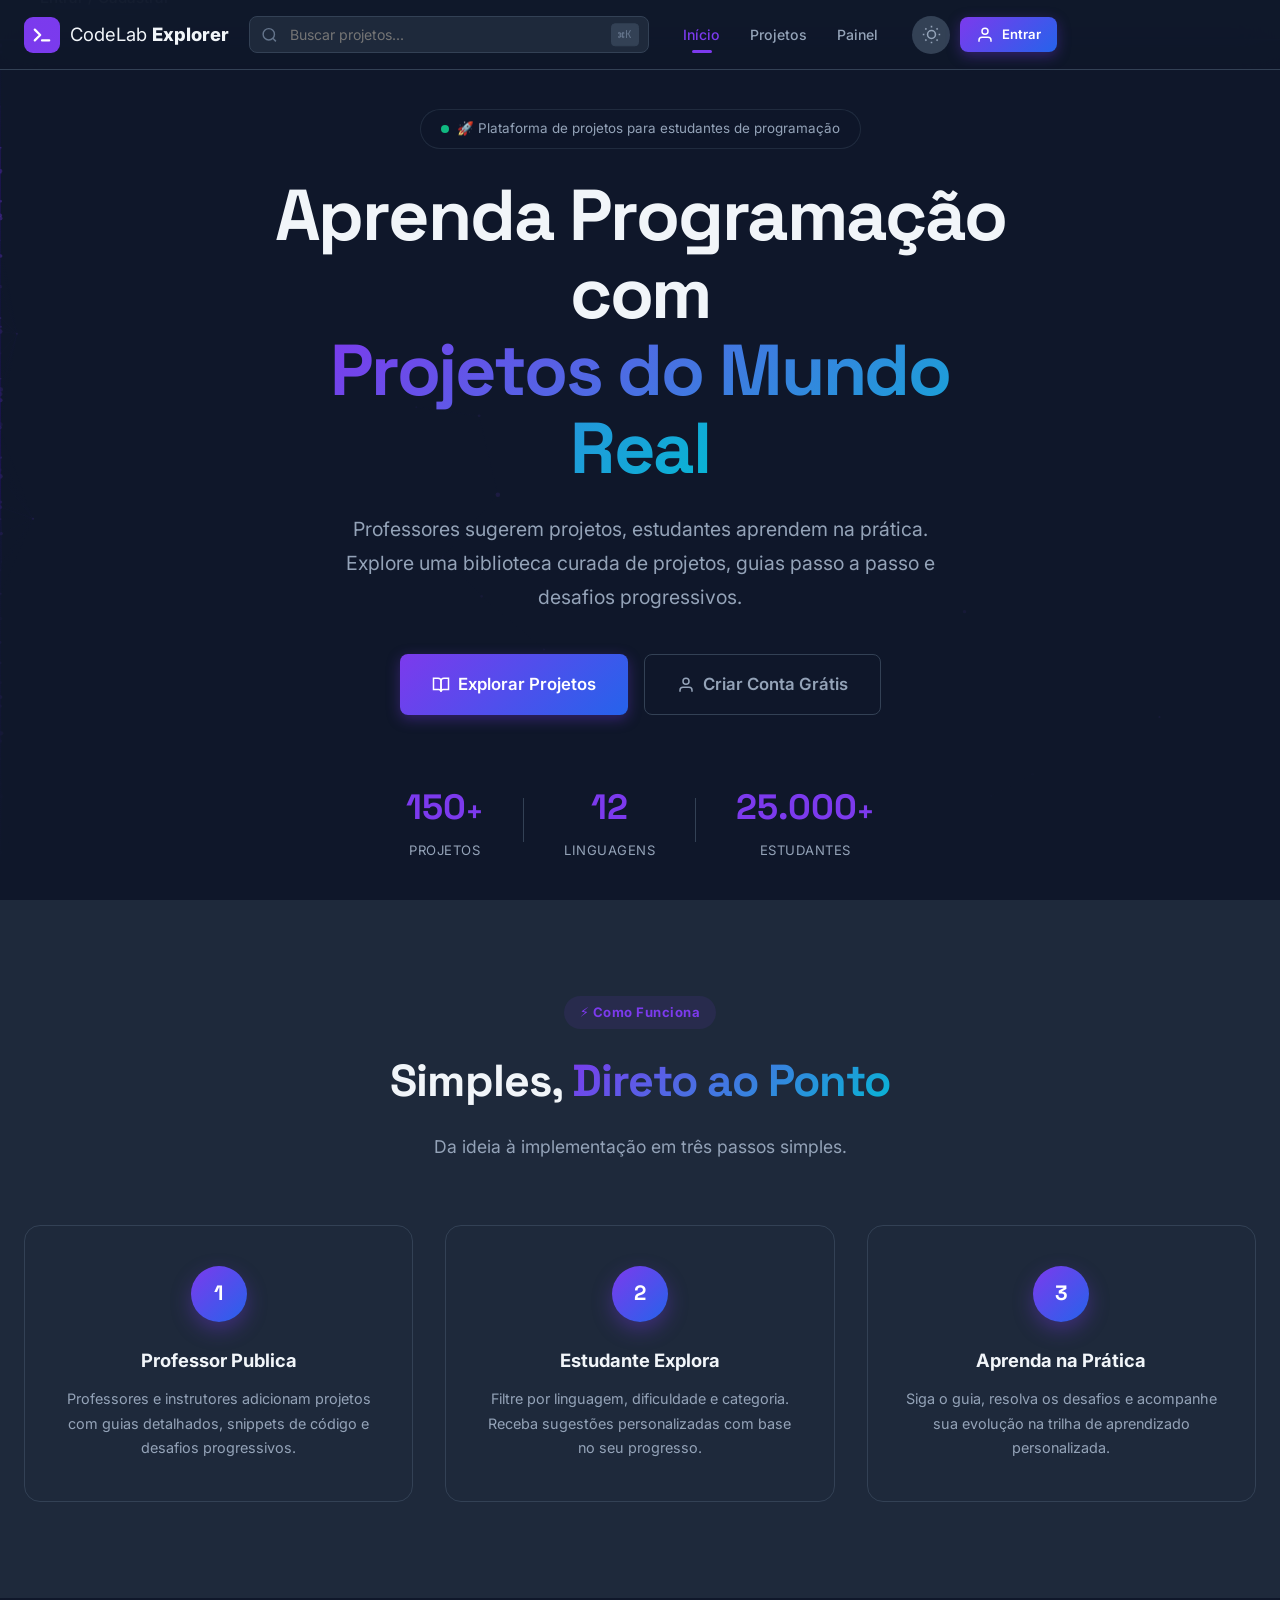
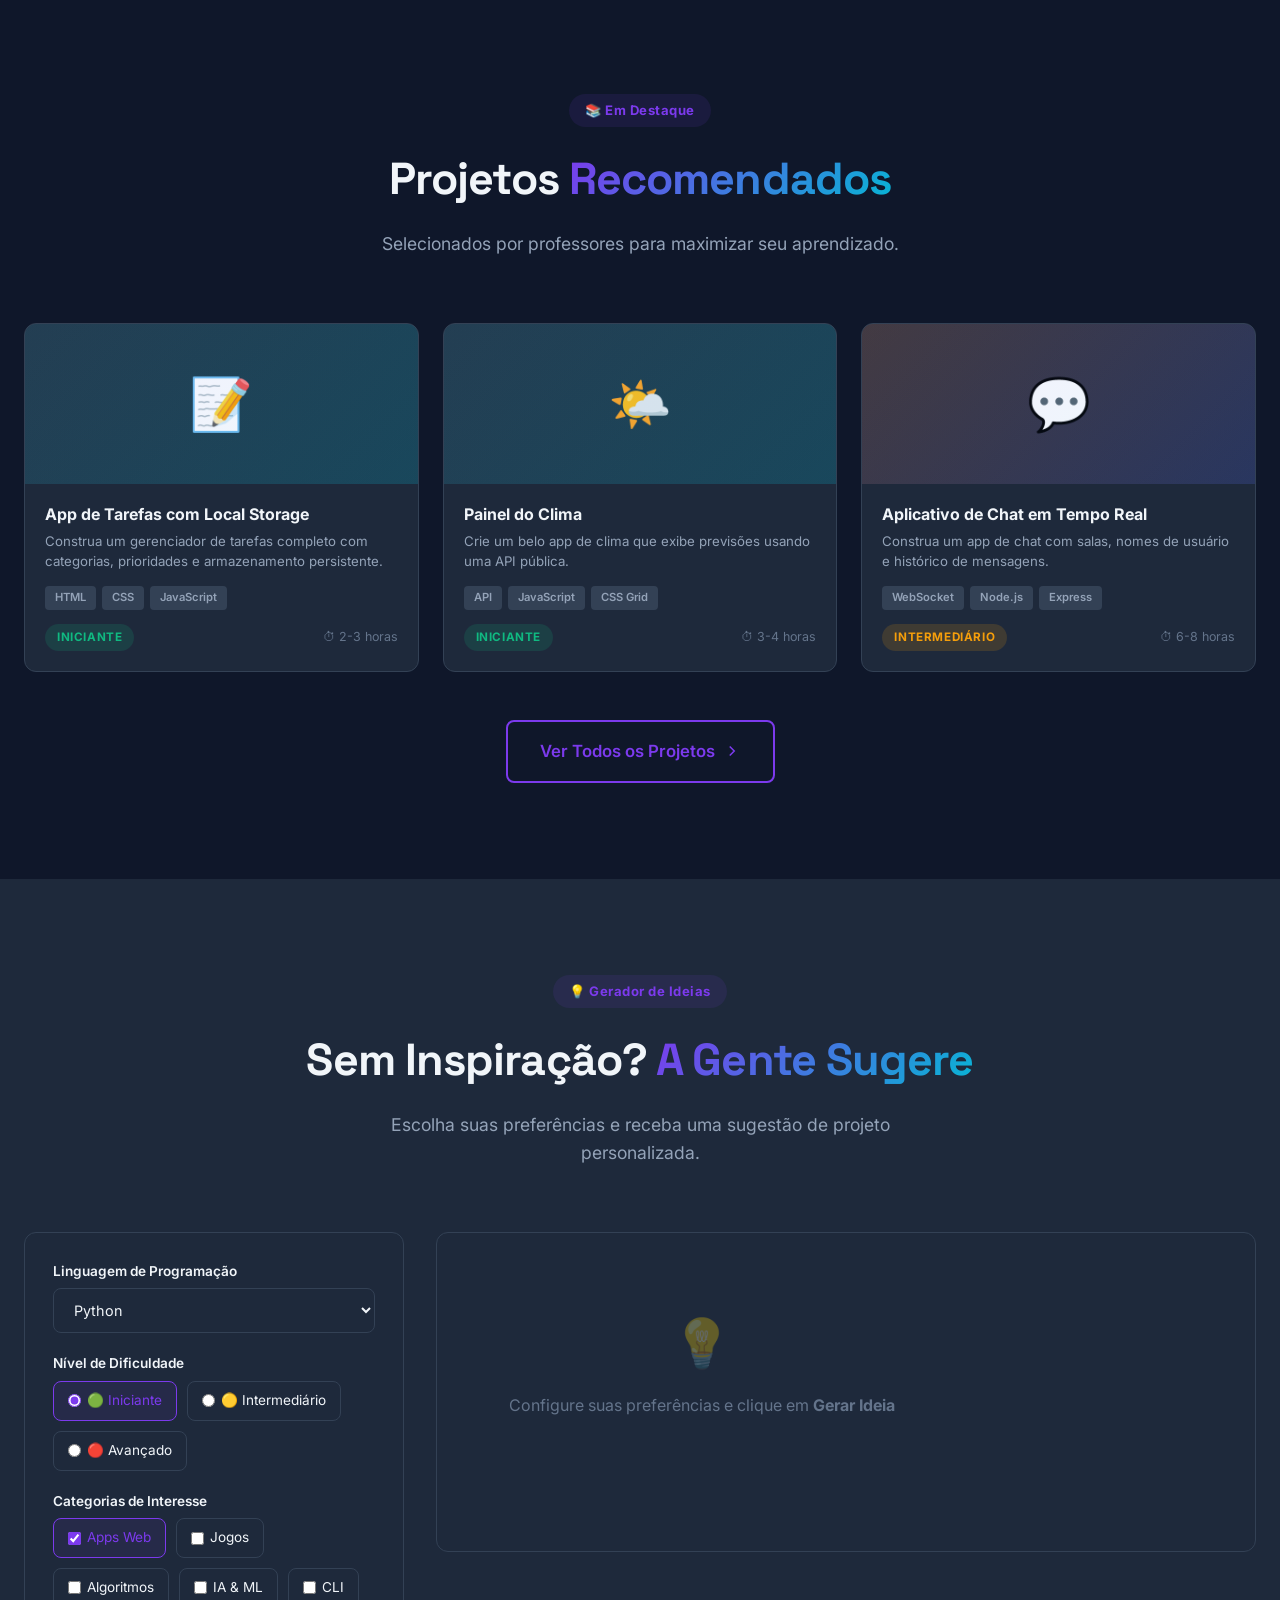
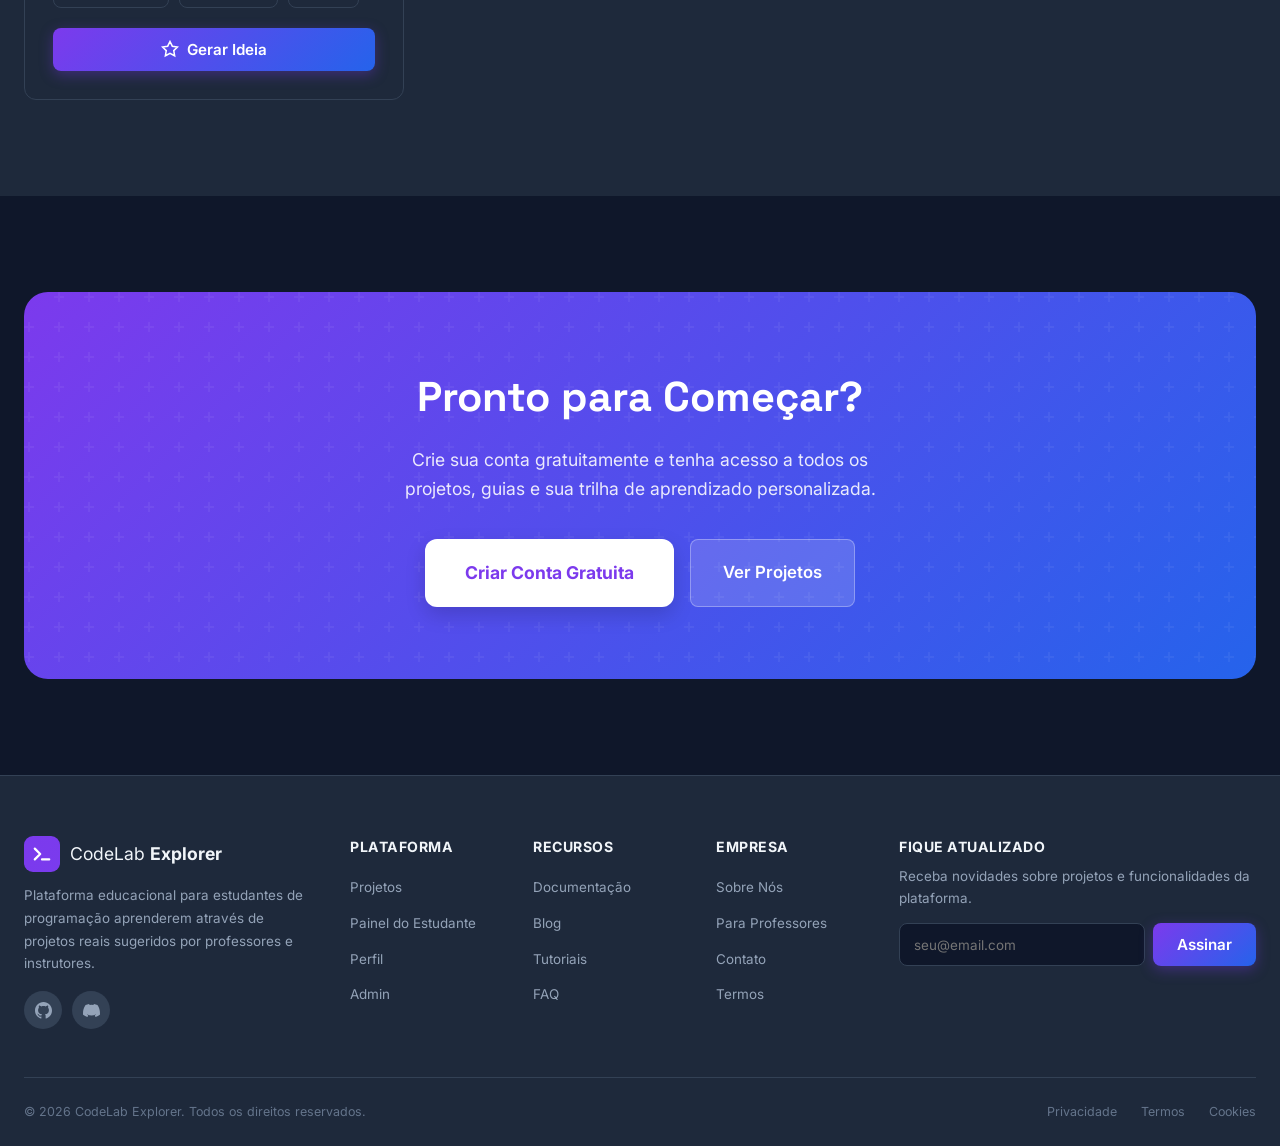
<file: index.html>
<!DOCTYPE html>
<html lang="pt-BR" data-theme="dark">
<head>
  <meta charset="UTF-8">
  <meta name="viewport" content="width=device-width, initial-scale=1.0">
  <meta name="description" content="CodeLab Explorer — Plataforma educacional para estudantes de programação aprenderem com projetos reais sugeridos por professores.">
  <title>CodeLab Explorer — Aprenda Programação com Projetos Reais</title>
  <link rel="preconnect" href="https://fonts.googleapis.com">
  <link rel="preconnect" href="https://fonts.gstatic.com" crossorigin>
  <link rel="stylesheet" href="styles/main.css">
  <link rel="stylesheet" href="styles/pages.css">
</head>
<body>

<!-- ===== TOAST ===== -->
<div id="toast-container" class="toast-container"></div>

<!-- ===== NAVBAR ===== -->
<nav class="navbar" id="navbar">
  <div class="nav-container">
    <a href="index.html" class="nav-logo" id="nav-logo">
      <svg class="logo-icon" viewBox="0 0 40 40" fill="none" xmlns="http://www.w3.org/2000/svg">
        <rect width="40" height="40" rx="10" fill="url(#lg1)"/>
        <path d="M12 14L18 20L12 26" stroke="white" stroke-width="2.5" stroke-linecap="round" stroke-linejoin="round"/>
        <line x1="20" y1="26" x2="28" y2="26" stroke="white" stroke-width="2.5" stroke-linecap="round"/>
        <defs><linearGradient id="lg1" x1="0" y1="0" x2="40" y2="40"><stop stop-color="#7c3aed"/><stop offset="1" stop-color="#2563eb"/></linearGradient></defs>
      </svg>
      <span>CodeLab <strong>Explorer</strong></span>
    </a>

    <div class="nav-search" id="nav-search">
      <svg class="search-icon" viewBox="0 0 24 24" fill="none" stroke="currentColor" stroke-width="2"><circle cx="11" cy="11" r="8"/><path d="m21 21-4.3-4.3"/></svg>
      <input type="text" id="search-input" placeholder="Buscar projetos..." autocomplete="off">
      <kbd class="search-kbd">⌘K</kbd>
      <div class="search-dropdown" id="search-dropdown"></div>
    </div>

    <ul class="nav-links">
      <li><a href="index.html" class="nav-link" data-page="index.html">Início</a></li>
      <li><a href="pages/projects.html" class="nav-link" data-page="projects.html">Projetos</a></li>
      <li><a href="pages/dashboard.html" class="nav-link" data-page="dashboard.html">Painel</a></li>
    </ul>

    <div class="nav-actions">
      <button class="theme-toggle" id="theme-toggle" aria-label="Alternar tema">
        <svg class="icon-sun" viewBox="0 0 24 24" fill="none" stroke="currentColor" stroke-width="2"><circle cx="12" cy="12" r="5"/><path d="M12 1v2M12 21v2M4.22 4.22l1.42 1.42M18.36 18.36l1.42 1.42M1 12h2M21 12h2M4.22 19.78l1.42-1.42M18.36 5.64l1.42-1.42"/></svg>
        <svg class="icon-moon" viewBox="0 0 24 24" fill="none" stroke="currentColor" stroke-width="2"><path d="M21 12.79A9 9 0 1 1 11.21 3 7 7 0 0 0 21 12.79z"/></svg>
      </button>
      <!-- Estado logado -->
      <div class="user-menu" id="user-menu" style="display:none">
        <button class="user-avatar-btn" id="user-menu-btn">
          <div class="avatar-circle-sm" id="user-initials-nav">--</div>
          <span id="user-name-nav"></span>
          <svg viewBox="0 0 24 24" fill="none" stroke="currentColor" stroke-width="2" style="width:14px;height:14px;opacity:.6"><polyline points="6 9 12 15 18 9"/></svg>
        </button>
        <div class="user-dropdown" id="user-dropdown">
          <div class="user-dropdown-header">
            <p id="dropdown-name">--</p>
            <span id="dropdown-email">--</span>
          </div>
          <a href="pages/dashboard.html" class="user-dropdown-item"><svg viewBox="0 0 24 24" fill="none" stroke="currentColor" stroke-width="2"><rect x="3" y="3" width="7" height="7"/><rect x="14" y="3" width="7" height="7"/><rect x="14" y="14" width="7" height="7"/><rect x="3" y="14" width="7" height="7"/></svg>Meu Painel</a>
          <a href="pages/profile.html" class="user-dropdown-item"><svg viewBox="0 0 24 24" fill="none" stroke="currentColor" stroke-width="2"><path d="M20 21v-2a4 4 0 0 0-4-4H8a4 4 0 0 0-4 4v2"/><circle cx="12" cy="7" r="4"/></svg>Perfil</a>
          <a href="pages/admin.html" class="user-dropdown-item" id="admin-link" style="display:none"><svg viewBox="0 0 24 24" fill="none" stroke="currentColor" stroke-width="2"><path d="M12 22s8-4 8-10V5l-8-3-8 3v7c0 6 8 10 8 10z"/></svg>Painel Admin</a>
          <div class="user-dropdown-divider"></div>
          <div class="user-dropdown-item danger" id="nav-logout-btn"><svg viewBox="0 0 24 24" fill="none" stroke="currentColor" stroke-width="2"><path d="M9 21H5a2 2 0 0 1-2-2V5a2 2 0 0 1 2-2h4"/><polyline points="16 17 21 12 16 7"/><line x1="21" y1="12" x2="9" y2="12"/></svg>Sair</div>
        </div>
      </div>
      <!-- Estado deslogado -->
      <a href="pages/login.html" class="btn btn-primary btn-sm" id="nav-login-btn">
        <svg viewBox="0 0 24 24" fill="none" stroke="currentColor" stroke-width="2" class="btn-icon"><path d="M20 21v-2a4 4 0 0 0-4-4H8a4 4 0 0 0-4 4v2"/><circle cx="12" cy="7" r="4"/></svg>
        Entrar
      </a>
      <button class="hamburger" id="hamburger" aria-label="Menu"><span></span><span></span><span></span></button>
    </div>
  </div>
</nav>

<!-- ===== MOBILE MENU ===== -->
<div class="mobile-menu" id="mobile-menu">
  <ul class="mobile-nav-links">
    <li><a href="index.html" class="mobile-link">Início</a></li>
    <li><a href="pages/projects.html" class="mobile-link">Projetos</a></li>
    <li><a href="pages/dashboard.html" class="mobile-link">Meu Painel</a></li>
    <li><a href="pages/profile.html" class="mobile-link">Perfil</a></li>
  </ul>
  <div class="mobile-menu-separator"></div>
  <ul class="mobile-nav-links">
    <li><a href="pages/login.html" class="mobile-link">Entrar / Cadastrar</a></li>
  </ul>
</div>

<!-- ===== HERO ===== -->
<section class="hero" id="home">
  <div class="hero-bg">
    <canvas id="hero-canvas"></canvas>
    <div class="hero-gradient-overlay"></div>
  </div>
  <div class="hero-content">
    <div class="hero-badge fade-up">
      <span class="badge-pulse"></span>
      <span>🚀 Plataforma de projetos para estudantes de programação</span>
    </div>
    <h1 class="hero-title fade-up delay-1">
      Aprenda Programação com<br>
      <span class="gradient-text">Projetos do Mundo Real</span>
    </h1>
    <p class="hero-subtitle fade-up delay-2">
      Professores sugerem projetos, estudantes aprendem na prática.
      Explore uma biblioteca curada de projetos, guias passo a passo e desafios progressivos.
    </p>
    <div class="hero-ctas fade-up delay-3">
      <a href="pages/projects.html" class="btn btn-primary btn-lg">
        <svg viewBox="0 0 24 24" fill="none" stroke="currentColor" stroke-width="2" class="btn-icon"><path d="M2 3h6a4 4 0 0 1 4 4v14a3 3 0 0 0-3-3H2z"/><path d="M22 3h-6a4 4 0 0 0-4 4v14a3 3 0 0 1 3-3h7z"/></svg>
        Explorar Projetos
      </a>
      <a href="pages/login.html" class="btn btn-ghost btn-lg">
        <svg viewBox="0 0 24 24" fill="none" stroke="currentColor" stroke-width="2" class="btn-icon"><path d="M20 21v-2a4 4 0 0 0-4-4H8a4 4 0 0 0-4 4v2"/><circle cx="12" cy="7" r="4"/></svg>
        Criar Conta Grátis
      </a>
    </div>
    <div class="hero-stats fade-up">
      <div class="stat-item">
        <span class="stat-number" data-target="150">0</span><span class="stat-plus">+</span>
        <span class="stat-label">Projetos</span>
      </div>
      <div class="stat-divider"></div>
      <div class="stat-item">
        <span class="stat-number" data-target="12">0</span><span class="stat-plus"></span>
        <span class="stat-label">Linguagens</span>
      </div>
      <div class="stat-divider"></div>
      <div class="stat-item">
        <span class="stat-number" data-target="25000">0</span><span class="stat-plus">+</span>
        <span class="stat-label">Estudantes</span>
      </div>
    </div>
  </div>
</section>

<!-- ===== COMO FUNCIONA ===== -->
<section class="section how-section">
  <div class="container">
    <div class="section-header fade-up">
      <span class="section-tag">⚡ Como Funciona</span>
      <h2 class="section-title">Simples, <span class="gradient-text">Direto ao Ponto</span></h2>
      <p class="section-desc">Da ideia à implementação em três passos simples.</p>
    </div>
    <div class="steps-grid">
      <div class="step-card fade-up delay-1">
        <div class="step-num">1</div>
        <h3>Professor Publica</h3>
        <p>Professores e instrutores adicionam projetos com guias detalhados, snippets de código e desafios progressivos.</p>
      </div>
      <div class="step-card fade-up delay-2">
        <div class="step-num">2</div>
        <h3>Estudante Explora</h3>
        <p>Filtre por linguagem, dificuldade e categoria. Receba sugestões personalizadas com base no seu progresso.</p>
      </div>
      <div class="step-card fade-up delay-3">
        <div class="step-num">3</div>
        <h3>Aprenda na Prática</h3>
        <p>Siga o guia, resolva os desafios e acompanhe sua evolução na trilha de aprendizado personalizada.</p>
      </div>
    </div>
  </div>
</section>

<!-- ===== PROJETOS EM DESTAQUE ===== -->
<section class="section">
  <div class="container">
    <div class="section-header fade-up">
      <span class="section-tag">📚 Em Destaque</span>
      <h2 class="section-title">Projetos <span class="gradient-text">Recomendados</span></h2>
      <p class="section-desc">Selecionados por professores para maximizar seu aprendizado.</p>
    </div>
    <div class="featured-grid fade-up" id="featured-grid">
      <!-- Injetado via JS -->
    </div>
    <div class="featured-cta fade-up">
      <a href="pages/projects.html" class="btn btn-outline btn-lg">
        Ver Todos os Projetos
        <svg viewBox="0 0 24 24" fill="none" stroke="currentColor" stroke-width="2" class="btn-icon"><polyline points="9 18 15 12 9 6"/></svg>
      </a>
    </div>
  </div>
</section>

<!-- ===== GERADOR DE IDEIAS ===== -->
<section class="section" style="background: var(--bg-secondary);">
  <div class="container">
    <div class="section-header fade-up">
      <span class="section-tag">💡 Gerador de Ideias</span>
      <h2 class="section-title">Sem Inspiração? <span class="gradient-text">A Gente Sugere</span></h2>
      <p class="section-desc">Escolha suas preferências e receba uma sugestão de projeto personalizada.</p>
    </div>
    <div class="generator-layout fade-up">
      <div class="generator-form-card">
        <div class="form-group">
          <label class="form-label">Linguagem de Programação</label>
          <select class="form-select" id="gen-language">
            <option value="python">Python</option>
            <option value="javascript">JavaScript</option>
            <option value="java">Java</option>
            <option value="cpp">C++</option>
            <option value="typescript">TypeScript</option>
            <option value="rust">Rust</option>
          </select>
        </div>
        <div class="form-group">
          <label class="form-label">Nível de Dificuldade</label>
          <div class="radio-group">
            <label class="radio-option"><input type="radio" name="gen-diff" value="beginner" checked> <span>🟢 Iniciante</span></label>
            <label class="radio-option"><input type="radio" name="gen-diff" value="intermediate"> <span>🟡 Intermediário</span></label>
            <label class="radio-option"><input type="radio" name="gen-diff" value="advanced"> <span>🔴 Avançado</span></label>
          </div>
        </div>
        <div class="form-group">
          <label class="form-label">Categorias de Interesse</label>
          <div class="check-group">
            <label class="check-option"><input type="checkbox" value="web" checked> Apps Web</label>
            <label class="check-option"><input type="checkbox" value="games"> Jogos</label>
            <label class="check-option"><input type="checkbox" value="algorithms"> Algoritmos</label>
            <label class="check-option"><input type="checkbox" value="ai-ml"> IA & ML</label>
            <label class="check-option"><input type="checkbox" value="cli"> CLI</label>
          </div>
        </div>
        <button class="btn btn-primary btn-block" id="gen-btn">
          <svg viewBox="0 0 24 24" fill="none" stroke="currentColor" stroke-width="2" class="btn-icon"><path d="M12 2l3.09 6.26L22 9.27l-5 4.87 1.18 6.88L12 17.77l-6.18 3.25L7 14.14 2 9.27l6.91-1.01L12 2z"/></svg>
          Gerar Ideia
        </button>
      </div>
      <div class="generator-result-card" id="gen-result-card">
        <div id="gen-placeholder" style="text-align:center; color:var(--text-muted); padding: 40px;">
          <div style="font-size:3rem; opacity:.3; margin-bottom:12px;">💡</div>
          <p>Configure suas preferências e clique em <strong>Gerar Ideia</strong></p>
        </div>
        <div id="gen-result" style="display:none; width:100%;">
          <div style="display:flex; align-items:center; gap:12px; margin-bottom:14px; flex-wrap:wrap;">
            <h3 id="gen-title" style="font-family:var(--font-heading); font-size:1.3rem; font-weight:800;"></h3>
            <span id="gen-badge" class="badge"></span>
          </div>
          <p id="gen-desc" style="color:var(--text-secondary); margin-bottom:20px; line-height:1.7;"></p>
          <div style="margin-bottom:16px;">
            <h4 style="font-size:.85rem; font-weight:700; margin-bottom:8px;">Funcionalidades Sugeridas</h4>
            <ul id="gen-features" style="display:flex; flex-direction:column; gap:6px;"></ul>
          </div>
          <div style="margin-bottom:24px;">
            <h4 style="font-size:.85rem; font-weight:700; margin-bottom:8px;">Objetivos de Aprendizado</h4>
            <ul id="gen-objectives" style="display:flex; flex-direction:column; gap:6px;"></ul>
          </div>
          <div style="display:flex; gap:10px; flex-wrap:wrap;">
            <button class="btn btn-primary" id="gen-save-btn">
              <svg viewBox="0 0 24 24" fill="none" stroke="currentColor" stroke-width="2" class="btn-icon"><path d="M19 21l-7-5-7 5V5a2 2 0 0 1 2-2h10a2 2 0 0 1 2 2z"/></svg> Salvar Ideia
            </button>
            <button class="btn btn-secondary" id="gen-again-btn">
              <svg viewBox="0 0 24 24" fill="none" stroke="currentColor" stroke-width="2" class="btn-icon"><polyline points="23 4 23 10 17 10"/><path d="M20.49 15a9 9 0 1 1-2.12-9.36L23 10"/></svg> Gerar Novamente
            </button>
          </div>
        </div>
      </div>
    </div>
  </div>
</section>

<!-- ===== CTA BANNER ===== -->
<section class="section">
  <div class="container">
    <div class="cta-banner fade-up">
      <h2>Pronto para Começar?</h2>
      <p>Crie sua conta gratuitamente e tenha acesso a todos os projetos, guias e sua trilha de aprendizado personalizada.</p>
      <div style="display:flex; gap:16px; justify-content:center; flex-wrap:wrap; position:relative;">
        <a href="pages/login.html" class="btn btn-white btn-xl">Criar Conta Gratuita</a>
        <a href="pages/projects.html" class="btn btn-lg" style="background:rgba(255,255,255,0.15); color:white; border:1px solid rgba(255,255,255,0.3);">Ver Projetos</a>
      </div>
    </div>
  </div>
</section>

<!-- ===== FOOTER ===== -->
<footer class="footer">
  <div class="container">
    <div class="footer-grid">
      <div class="footer-brand">
        <a href="index.html" class="footer-logo">
          <svg class="logo-icon" viewBox="0 0 40 40" fill="none"><rect width="40" height="40" rx="10" fill="url(#lgf)"/><path d="M12 14L18 20L12 26" stroke="white" stroke-width="2.5" stroke-linecap="round" stroke-linejoin="round"/><line x1="20" y1="26" x2="28" y2="26" stroke="white" stroke-width="2.5" stroke-linecap="round"/><defs><linearGradient id="lgf" x1="0" y1="0" x2="40" y2="40"><stop stop-color="#7c3aed"/><stop offset="1" stop-color="#2563eb"/></linearGradient></defs></svg>
          <span>CodeLab <strong>Explorer</strong></span>
        </a>
        <p>Plataforma educacional para estudantes de programação aprenderem através de projetos reais sugeridos por professores e instrutores.</p>
        <div class="footer-socials">
          <a href="#" class="social-link" aria-label="GitHub"><svg viewBox="0 0 24 24" fill="currentColor"><path d="M12 0c-6.626 0-12 5.373-12 12 0 5.302 3.438 9.8 8.207 11.387.599.111.793-.261.793-.577v-2.234c-3.338.726-4.033-1.416-4.033-1.416-.546-1.387-1.333-1.756-1.333-1.756-1.089-.745.083-.729.083-.729 1.205.084 1.839 1.237 1.839 1.237 1.07 1.834 2.807 1.304 3.492.997.107-.775.418-1.305.762-1.604-2.665-.305-5.467-1.334-5.467-5.931 0-1.311.469-2.381 1.236-3.221-.124-.303-.535-1.524.117-3.176 0 0 1.008-.322 3.301 1.23.957-.266 1.983-.399 3.003-.404 1.02.005 2.047.138 3.006.404 2.291-1.552 3.297-1.23 3.297-1.23.653 1.653.242 2.874.118 3.176.77.84 1.235 1.911 1.235 3.221 0 4.609-2.807 5.624-5.479 5.921.43.372.823 1.102.823 2.222v3.293c0 .319.192.694.801.576 4.765-1.589 8.199-6.086 8.199-11.386 0-6.627-5.373-12-12-12z"/></svg></a>
          <a href="#" class="social-link" aria-label="Discord"><svg viewBox="0 0 24 24" fill="currentColor"><path d="M20.317 4.37a19.791 19.791 0 0 0-4.885-1.515.074.074 0 0 0-.079.037c-.21.375-.444.864-.608 1.25a18.27 18.27 0 0 0-5.487 0 12.64 12.64 0 0 0-.617-1.25.077.077 0 0 0-.079-.037A19.736 19.736 0 0 0 3.677 4.37a.07.07 0 0 0-.032.027C.533 9.046-.32 13.58.099 18.057.1 18.08.11 18.103.129 18.117a19.9 19.9 0 0 0 5.993 3.03.078.078 0 0 0 .084-.028 14.09 14.09 0 0 0 1.226-1.994.076.076 0 0 0-.041-.106 13.107 13.107 0 0 1-1.872-.892.077.077 0 0 1-.008-.128 10.2 10.2 0 0 0 .372-.292.074.074 0 0 1 .077-.01c3.928 1.793 8.18 1.793 12.062 0a.074.074 0 0 1 .078.01c.12.098.246.198.373.292a.077.077 0 0 1-.006.127 12.299 12.299 0 0 1-1.873.892.077.077 0 0 0-.041.107c.36.698.772 1.362 1.225 1.993a.076.076 0 0 0 .084.028 19.839 19.839 0 0 0 6.002-3.03.077.077 0 0 0 .032-.054c.5-5.177-.838-9.674-3.549-13.66a.061.061 0 0 0-.031-.03z"/></svg></a>
        </div>
      </div>
      <div class="footer-col">
        <h4>Plataforma</h4>
        <ul>
          <li><a href="pages/projects.html">Projetos</a></li>
          <li><a href="pages/dashboard.html">Painel do Estudante</a></li>
          <li><a href="pages/profile.html">Perfil</a></li>
          <li><a href="pages/admin.html">Admin</a></li>
        </ul>
      </div>
      <div class="footer-col">
        <h4>Recursos</h4>
        <ul>
          <li><a href="#">Documentação</a></li>
          <li><a href="#">Blog</a></li>
          <li><a href="#">Tutoriais</a></li>
          <li><a href="#">FAQ</a></li>
        </ul>
      </div>
      <div class="footer-col">
        <h4>Empresa</h4>
        <ul>
          <li><a href="#">Sobre Nós</a></li>
          <li><a href="#">Para Professores</a></li>
          <li><a href="#">Contato</a></li>
          <li><a href="#">Termos</a></li>
        </ul>
      </div>
      <div class="footer-newsletter">
        <h4>Fique Atualizado</h4>
        <p>Receba novidades sobre projetos e funcionalidades da plataforma.</p>
        <form class="newsletter-form" id="newsletter-form">
          <input type="email" placeholder="seu@email.com" required>
          <button type="submit" class="btn btn-primary">Assinar</button>
        </form>
      </div>
    </div>
    <div class="footer-bottom">
      <p>© 2026 CodeLab Explorer. Todos os direitos reservados.</p>
      <div class="footer-legal">
        <a href="#">Privacidade</a>
        <a href="#">Termos</a>
        <a href="#">Cookies</a>
      </div>
    </div>
  </div>
</footer>

<script src="js/api.js"></script>
<script src="js/core.js"></script>
<script>
/* ===== HERO CANVAS ===== */
(function(){
  const canvas = document.getElementById('hero-canvas');
  if (!canvas) return;
  const ctx = canvas.getContext('2d');
  function resize() { canvas.width = canvas.parentElement.clientWidth; canvas.height = canvas.parentElement.clientHeight; }
  resize(); window.addEventListener('resize', resize);
  class Particle {
    constructor() { this.reset(); }
    reset() { this.x = Math.random()*canvas.width; this.y = Math.random()*canvas.height; this.size = Math.random()*2+0.4; this.vx = (Math.random()-.5)*.5; this.vy = (Math.random()-.5)*.5; this.o = Math.random()*.5+.1; }
    update() { this.x+=this.vx; this.y+=this.vy; if(this.x<0||this.x>canvas.width||this.y<0||this.y>canvas.height) this.reset(); }
    draw() { ctx.beginPath(); ctx.arc(this.x,this.y,this.size,0,Math.PI*2); ctx.fillStyle=`rgba(124,58,237,${this.o})`; ctx.fill(); }
  }
  const pts = Array.from({length:80},()=>new Particle());
  function loop() {
    ctx.clearRect(0,0,canvas.width,canvas.height);
    pts.forEach(p=>{p.update();p.draw();});
    for(let i=0;i<pts.length;i++) for(let j=i+1;j<pts.length;j++) {
      const dx=pts[i].x-pts[j].x, dy=pts[i].y-pts[j].y, d=Math.sqrt(dx*dx+dy*dy);
      if(d<120){ ctx.beginPath(); ctx.moveTo(pts[i].x,pts[i].y); ctx.lineTo(pts[j].x,pts[j].y); ctx.strokeStyle=`rgba(124,58,237,${.08*(1-d/120)})`; ctx.lineWidth=.5; ctx.stroke(); }
    }
    requestAnimationFrame(loop);
  }
  loop();
})();

/* ===== FEATURED PROJECTS ===== */
document.addEventListener('DOMContentLoaded', async () => {
  const grid = document.getElementById('featured-grid');
  if (grid) {
    const res = await API.getProjects({ featured: true, limit: 3 });
    if (res.ok) {
      grid.innerHTML = res.data.projects.map(p => `
        <a href="pages/project-detail.html?id=${p.id}" class="project-card card-hover">
          <div class="card-thumb" style="background:linear-gradient(135deg,${p.difficulty==='beginner'?'rgba(16,185,129,.15),rgba(6,182,212,.15)':p.difficulty==='intermediate'?'rgba(245,158,11,.15),rgba(124,58,237,.15)':'rgba(239,68,68,.15),rgba(124,58,237,.15)'})">
            <span>${p.icon}</span>
            <div class="card-thumb-overlay"></div>
          </div>
          <div class="card-body">
            <h3>${escHtml(p.title)}</h3>
            <p class="card-desc">${escHtml(p.desc)}</p>
            <div class="card-tags">${p.tags.map(t=>`<span class="card-tag">${t}</span>`).join('')}</div>
            <div class="card-footer">
              <span class="badge badge-${p.difficulty}">${p.difficulty==='beginner'?'Iniciante':p.difficulty==='intermediate'?'Intermediário':'Avançado'}</span>
              <span style="font-size:.78rem;color:var(--text-muted);">⏱ ${p.time}</span>
            </div>
          </div>
        </a>
      `).join('');
    }
  }

  // Admin link visibility
  if (API.isAdmin()) {
    const al = document.getElementById('admin-link');
    if (al) al.style.display = 'flex';
    const u = API.getMe();
    const dn = document.getElementById('dropdown-name');
    const de = document.getElementById('dropdown-email');
    if (dn && u) dn.textContent = u.name;
    if (de && u) de.textContent = u.email;
  }

  // Gerador de ideias
  function genIdea() {
    const lang = document.getElementById('gen-language').value;
    const diff = document.querySelector('input[name="gen-diff"]:checked').value;
    const idea = API.getRandomIdea({ language: lang, difficulty: diff });
    document.getElementById('gen-placeholder').style.display = 'none';
    const res = document.getElementById('gen-result');
    res.style.display = 'block';
    document.getElementById('gen-title').textContent = idea.title;
    const badge = document.getElementById('gen-badge');
    badge.textContent = diff==='beginner'?'Iniciante':diff==='intermediate'?'Intermediário':'Avançado';
    badge.className = `badge badge-${diff}`;
    document.getElementById('gen-desc').textContent = idea.desc;
    document.getElementById('gen-features').innerHTML = idea.features.map(f=>`<li style="font-size:.84rem;color:var(--text-secondary);padding-left:16px;position:relative;"><span style="position:absolute;left:0;color:var(--primary);">•</span>${f}</li>`).join('');
    document.getElementById('gen-objectives').innerHTML = idea.objectives.map(o=>`<li style="font-size:.84rem;color:var(--text-secondary);padding-left:16px;position:relative;"><span style="position:absolute;left:0;color:var(--primary);">•</span>${o}</li>`).join('');
  }
  document.getElementById('gen-btn').addEventListener('click', genIdea);
  document.getElementById('gen-again-btn')?.addEventListener('click', genIdea);
  document.getElementById('gen-save-btn')?.addEventListener('click', () => showToast('Ideia salva no seu perfil! 🔖', 'success'));

  // Newsletter
  document.getElementById('newsletter-form')?.addEventListener('submit', e => { e.preventDefault(); showToast('Obrigado por se inscrever! 🎉', 'success'); e.target.reset(); });
});
</script>
</body>
</html>
</file>
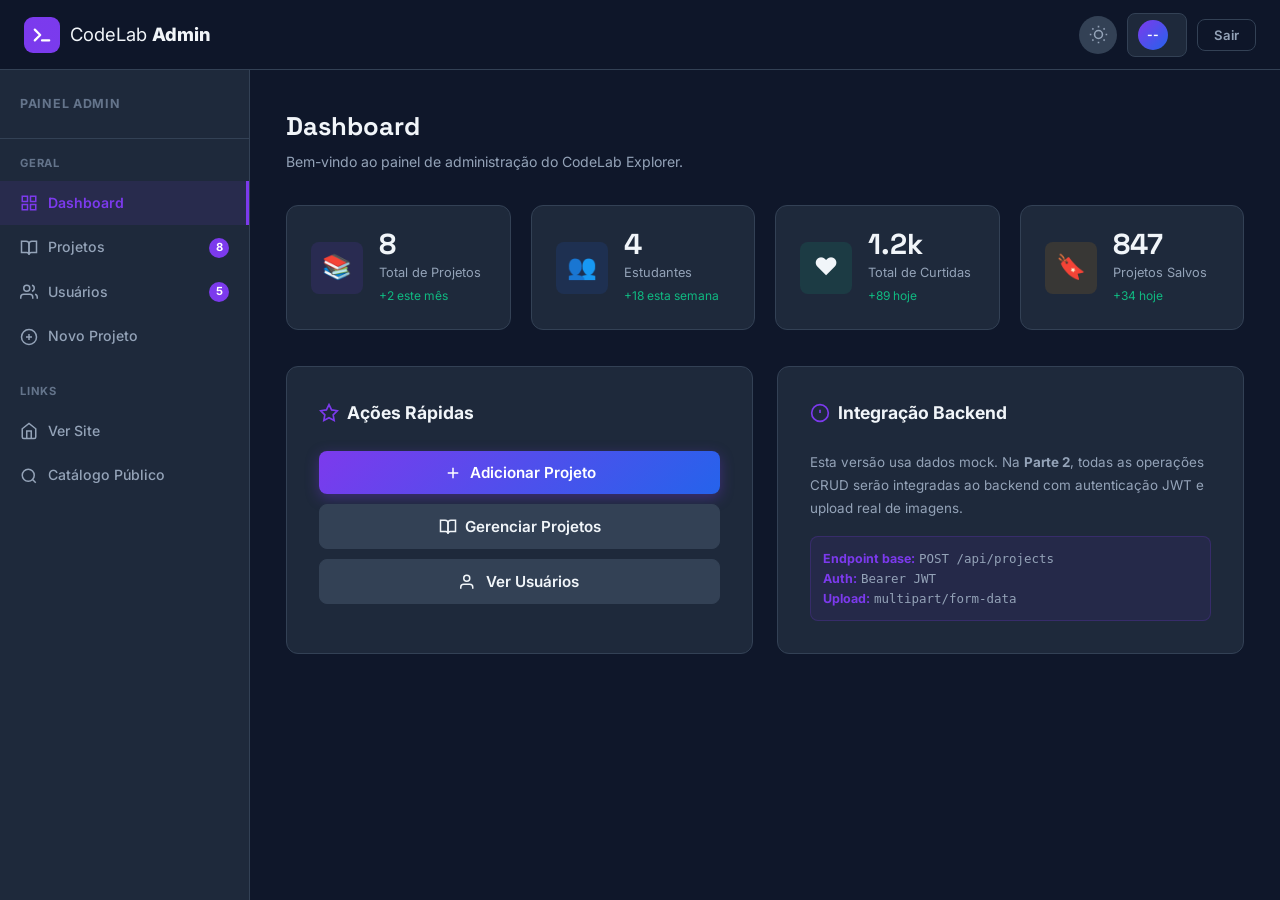
<file: pages/admin.html>
<!DOCTYPE html>
<html lang="pt-BR" data-theme="dark">
<head>
  <meta charset="UTF-8">
  <meta name="viewport" content="width=device-width, initial-scale=1.0">
  <meta name="description" content="Painel Administrativo — CodeLab Explorer">
  <title>Admin — CodeLab Explorer</title>
  <link rel="stylesheet" href="../styles/main.css">
  <link rel="stylesheet" href="../styles/admin.css">
</head>
<body>

<div id="toast-container" class="toast-container"></div>

<!-- NAVBAR mini -->
<nav class="navbar" id="navbar">
  <div class="nav-container">
    <a href="../index.html" class="nav-logo">
      <svg class="logo-icon" viewBox="0 0 40 40" fill="none"><rect width="40" height="40" rx="10" fill="url(#lga)"/><path d="M12 14L18 20L12 26" stroke="white" stroke-width="2.5" stroke-linecap="round" stroke-linejoin="round"/><line x1="20" y1="26" x2="28" y2="26" stroke="white" stroke-width="2.5" stroke-linecap="round"/><defs><linearGradient id="lga" x1="0" y1="0" x2="40" y2="40"><stop stop-color="#7c3aed"/><stop offset="1" stop-color="#2563eb"/></linearGradient></defs></svg>
      <span>CodeLab <strong>Admin</strong></span>
    </a>
    <div style="flex:1;"></div>
    <div class="nav-actions">
      <button class="theme-toggle" id="theme-toggle" aria-label="Alternar tema">
        <svg class="icon-sun" viewBox="0 0 24 24" fill="none" stroke="currentColor" stroke-width="2"><circle cx="12" cy="12" r="5"/><path d="M12 1v2M12 21v2M4.22 4.22l1.42 1.42M18.36 18.36l1.42 1.42M1 12h2M21 12h2M4.22 19.78l1.42-1.42M18.36 5.64l1.42-1.42"/></svg>
        <svg class="icon-moon" viewBox="0 0 24 24" fill="none" stroke="currentColor" stroke-width="2"><path d="M21 12.79A9 9 0 1 1 11.21 3 7 7 0 0 0 21 12.79z"/></svg>
      </button>
      <button class="user-avatar-btn" id="user-menu-btn">
        <div class="avatar-circle-sm" id="user-initials-nav">--</div>
        <span id="user-name-nav"></span>
      </button>
      <button class="btn btn-ghost btn-sm" id="nav-logout-btn">Sair</button>
    </div>
  </div>
</nav>

<!-- ADMIN LAYOUT -->
<div class="admin-page">
  <div class="admin-layout">

    <!-- SIDEBAR -->
    <aside class="admin-sidebar" id="admin-sidebar">
      <div class="admin-sidebar-brand">Painel Admin</div>
      <div class="admin-nav-section">
        <div class="admin-nav-section-title">Geral</div>
        <div class="admin-nav-item active" data-panel="dashboard">
          <svg viewBox="0 0 24 24" fill="none" stroke="currentColor" stroke-width="2"><rect x="3" y="3" width="7" height="7"/><rect x="14" y="3" width="7" height="7"/><rect x="14" y="14" width="7" height="7"/><rect x="3" y="14" width="7" height="7"/></svg>
          Dashboard
        </div>
        <div class="admin-nav-item" data-panel="projects">
          <svg viewBox="0 0 24 24" fill="none" stroke="currentColor" stroke-width="2"><path d="M2 3h6a4 4 0 0 1 4 4v14a3 3 0 0 0-3-3H2z"/><path d="M22 3h-6a4 4 0 0 0-4 4v14a3 3 0 0 1 3-3h7z"/></svg>
          Projetos
          <span class="admin-nav-badge" id="badge-projects">8</span>
        </div>
        <div class="admin-nav-item" data-panel="users">
          <svg viewBox="0 0 24 24" fill="none" stroke="currentColor" stroke-width="2"><path d="M17 21v-2a4 4 0 0 0-4-4H5a4 4 0 0 0-4 4v2"/><circle cx="9" cy="7" r="4"/><path d="M23 21v-2a4 4 0 0 0-3-3.87"/><path d="M16 3.13a4 4 0 0 1 0 7.75"/></svg>
          Usuários
          <span class="admin-nav-badge" id="badge-users">5</span>
        </div>
        <div class="admin-nav-item" data-panel="create">
          <svg viewBox="0 0 24 24" fill="none" stroke="currentColor" stroke-width="2"><circle cx="12" cy="12" r="10"/><line x1="12" y1="8" x2="12" y2="16"/><line x1="8" y1="12" x2="16" y2="12"/></svg>
          Novo Projeto
        </div>
      </div>
      <div class="admin-nav-section">
        <div class="admin-nav-section-title">Links</div>
        <a href="../index.html" class="admin-nav-item">
          <svg viewBox="0 0 24 24" fill="none" stroke="currentColor" stroke-width="2"><path d="M3 9l9-7 9 7v11a2 2 0 0 1-2 2H5a2 2 0 0 1-2-2z"/><polyline points="9 22 9 12 15 12 15 22"/></svg>
          Ver Site
        </a>
        <a href="projects.html" class="admin-nav-item">
          <svg viewBox="0 0 24 24" fill="none" stroke="currentColor" stroke-width="2"><circle cx="11" cy="11" r="8"/><path d="m21 21-4.3-4.3"/></svg>
          Catálogo Público
        </a>
      </div>
    </aside>

    <!-- MAIN CONTENT -->
    <main class="admin-main">

      <!-- === DASHBOARD PANEL === -->
      <div class="admin-panel active" id="panel-dashboard">
        <div class="admin-topbar">
          <div>
            <h1>Dashboard</h1>
            <p class="admin-topbar-desc">Bem-vindo ao painel de administração do CodeLab Explorer.</p>
          </div>
        </div>

        <div class="admin-stats" id="admin-stats-grid">
          <div class="stat-card">
            <div class="stat-card-icon purple">📚</div>
            <div class="stat-card-body">
              <div class="stat-card-value" id="stat-total-projects">—</div>
              <div class="stat-card-label">Total de Projetos</div>
              <div class="stat-card-trend trend-up">+2 este mês</div>
            </div>
          </div>
          <div class="stat-card">
            <div class="stat-card-icon blue">👥</div>
            <div class="stat-card-body">
              <div class="stat-card-value" id="stat-total-users">—</div>
              <div class="stat-card-label">Estudantes</div>
              <div class="stat-card-trend trend-up">+18 esta semana</div>
            </div>
          </div>
          <div class="stat-card">
            <div class="stat-card-icon green">❤️</div>
            <div class="stat-card-body">
              <div class="stat-card-value">1.2k</div>
              <div class="stat-card-label">Total de Curtidas</div>
              <div class="stat-card-trend trend-up">+89 hoje</div>
            </div>
          </div>
          <div class="stat-card">
            <div class="stat-card-icon amber">🔖</div>
            <div class="stat-card-body">
              <div class="stat-card-value">847</div>
              <div class="stat-card-label">Projetos Salvos</div>
              <div class="stat-card-trend trend-up">+34 hoje</div>
            </div>
          </div>
        </div>

        <!-- Quick actions -->
        <div style="display:grid;grid-template-columns:1fr 1fr;gap:24px;">
          <div class="form-card">
            <div class="form-card-title">
              <svg viewBox="0 0 24 24" fill="none" stroke="currentColor" stroke-width="2"><path d="M12 2l3.09 6.26L22 9.27l-5 4.87 1.18 6.88L12 17.77l-6.18 3.25L7 14.14 2 9.27l6.91-1.01L12 2z"/></svg>
              Ações Rápidas
            </div>
            <div style="display:flex;flex-direction:column;gap:10px;">
              <button class="btn btn-primary" onclick="switchPanel('create')">
                <svg viewBox="0 0 24 24" fill="none" stroke="currentColor" stroke-width="2" class="btn-icon"><line x1="12" y1="5" x2="12" y2="19"/><line x1="5" y1="12" x2="19" y2="12"/></svg>
                Adicionar Projeto
              </button>
              <button class="btn btn-secondary" onclick="switchPanel('projects')">
                <svg viewBox="0 0 24 24" fill="none" stroke="currentColor" stroke-width="2" class="btn-icon"><path d="M2 3h6a4 4 0 0 1 4 4v14a3 3 0 0 0-3-3H2z"/><path d="M22 3h-6a4 4 0 0 0-4 4v14a3 3 0 0 1 3-3h7z"/></svg>
                Gerenciar Projetos
              </button>
              <button class="btn btn-secondary" onclick="switchPanel('users')">
                <svg viewBox="0 0 24 24" fill="none" stroke="currentColor" stroke-width="2" class="btn-icon"><path d="M17 21v-2a4 4 0 0 0-4-4H5a4 4 0 0 0-4 4v2"/><circle cx="9" cy="7" r="4"/></svg>
                Ver Usuários
              </button>
            </div>
          </div>
          <div class="form-card">
            <div class="form-card-title">
              <svg viewBox="0 0 24 24" fill="none" stroke="currentColor" stroke-width="2"><circle cx="12" cy="12" r="10"/><line x1="12" y1="8" x2="12" y2="12"/><line x1="12" y1="16" x2="12.01" y2="16"/></svg>
              Integração Backend
            </div>
            <p style="font-size:.84rem;color:var(--text-secondary);margin-bottom:16px;line-height:1.7;">Esta versão usa dados mock. Na <strong>Parte 2</strong>, todas as operações CRUD serão integradas ao backend com autenticação JWT e upload real de imagens.</p>
            <div style="background:rgba(124,58,237,.08);border:1px solid rgba(124,58,237,.2);border-radius:var(--radius-sm);padding:12px;font-size:.78rem;color:var(--text-secondary);">
              <strong style="color:var(--primary);">Endpoint base:</strong> <code>POST /api/projects</code><br>
              <strong style="color:var(--primary);">Auth:</strong> <code>Bearer JWT</code><br>
              <strong style="color:var(--primary);">Upload:</strong> <code>multipart/form-data</code>
            </div>
          </div>
        </div>
      </div>

      <!-- === PROJECTS PANEL === -->
      <div class="admin-panel" id="panel-projects">
        <div class="admin-topbar">
          <div>
            <h1>Projetos</h1>
            <p class="admin-topbar-desc">Gerencie todos os projetos da plataforma.</p>
          </div>
          <button class="btn btn-primary" onclick="switchPanel('create')">
            <svg viewBox="0 0 24 24" fill="none" stroke="currentColor" stroke-width="2" class="btn-icon"><line x1="12" y1="5" x2="12" y2="19"/><line x1="5" y1="12" x2="19" y2="12"/></svg>
            Novo Projeto
          </button>
        </div>

        <div class="admin-table-wrap">
          <div class="admin-table-header">
            <span class="admin-table-title">Lista de Projetos</span>
            <div class="admin-table-controls">
              <div class="admin-search">
                <svg viewBox="0 0 24 24" fill="none" stroke="currentColor" stroke-width="2"><circle cx="11" cy="11" r="8"/><path d="m21 21-4.3-4.3"/></svg>
                <input type="text" id="project-search" placeholder="Buscar projetos...">
              </div>
              <select class="form-select" id="diff-filter-admin" style="padding:7px 12px;width:auto;">
                <option value="">Todos os níveis</option>
                <option value="beginner">Iniciante</option>
                <option value="intermediate">Intermediário</option>
                <option value="advanced">Avançado</option>
              </select>
            </div>
          </div>
          <div style="overflow-x:auto;">
            <table class="data-table">
              <thead>
                <tr>
                  <th>Projeto</th>
                  <th>Dificuldade</th>
                  <th>Linguagem</th>
                  <th>Categoria</th>
                  <th>Curtidas</th>
                  <th>Ações</th>
                </tr>
              </thead>
              <tbody id="projects-table-body">
                <tr><td colspan="6" style="text-align:center;padding:32px;color:var(--text-muted);">Carregando...</td></tr>
              </tbody>
            </table>
          </div>
          <div class="table-footer">
            <span class="table-info" id="projects-table-info">—</span>
            <div class="pagination" id="admin-pagination"></div>
          </div>
        </div>
      </div>

      <!-- === USERS PANEL === -->
      <div class="admin-panel" id="panel-users">
        <div class="admin-topbar">
          <div>
            <h1>Usuários</h1>
            <p class="admin-topbar-desc">Gerencie os estudantes e administradores.</p>
          </div>
        </div>
        <div class="admin-table-wrap">
          <div class="admin-table-header">
            <span class="admin-table-title">Lista de Usuários</span>
            <div class="admin-table-controls">
              <div class="admin-search">
                <svg viewBox="0 0 24 24" fill="none" stroke="currentColor" stroke-width="2"><circle cx="11" cy="11" r="8"/><path d="m21 21-4.3-4.3"/></svg>
                <input type="text" id="user-search" placeholder="Buscar usuários...">
              </div>
            </div>
          </div>
          <div style="overflow-x:auto;">
            <table class="data-table">
              <thead>
                <tr>
                  <th>Usuário</th>
                  <th>E-mail</th>
                  <th>Função</th>
                  <th>Status</th>
                  <th>Projetos</th>
                  <th>Membro Desde</th>
                  <th>Ações</th>
                </tr>
              </thead>
              <tbody id="users-table-body">
                <tr><td colspan="7" style="text-align:center;padding:32px;color:var(--text-muted);">Carregando...</td></tr>
              </tbody>
            </table>
          </div>
        </div>
      </div>

      <!-- === CREATE/EDIT PROJECT PANEL === -->
      <div class="admin-panel" id="panel-create">
        <div class="admin-topbar">
          <div>
            <h1 id="form-panel-title">Novo Projeto</h1>
            <p class="admin-topbar-desc">Preencha os detalhes do projeto abaixo.</p>
          </div>
          <button class="btn btn-ghost" onclick="switchPanel('projects')">
            <svg viewBox="0 0 24 24" fill="none" stroke="currentColor" stroke-width="2" class="btn-icon"><polyline points="15 18 9 12 15 6"/></svg>
            Voltar
          </button>
        </div>

        <form id="project-form">
          <input type="hidden" id="edit-project-id">
          <div style="display:grid;grid-template-columns:1fr 320px;gap:24px;align-items:start;">

            <!-- Left column -->
            <div style="display:flex;flex-direction:column;gap:20px;">
              <div class="form-card">
                <div class="form-card-title">
                  <svg viewBox="0 0 24 24" fill="none" stroke="currentColor" stroke-width="2"><path d="M14.5 10c-.83 0-1.5-.67-1.5-1.5v-5c0-.83.67-1.5 1.5-1.5s1.5.67 1.5 1.5v5c0 .83-.67 1.5-1.5 1.5z"/><path d="M20.5 10H19V8.5c0-.83.67-1.5 1.5-1.5s1.5.67 1.5 1.5-.67 1.5-1.5 1.5z"/><path d="M9.5 14c.83 0 1.5.67 1.5 1.5v5c0 .83-.67 1.5-1.5 1.5S8 21.33 8 20.5v-5c0-.83.67-1.5 1.5-1.5z"/><path d="M3.5 14H5v1.5c0 .83-.67 1.5-1.5 1.5S2 16.33 2 15.5 2.67 14 3.5 14z"/><path d="M14 14.5c0-.83.67-1.5 1.5-1.5h5c.83 0 1.5.67 1.5 1.5s-.67 1.5-1.5 1.5h-5c-.83 0-1.5-.67-1.5-1.5z"/><path d="M15.5 19H14v1.5c0 .83.67 1.5 1.5 1.5s1.5-.67 1.5-1.5-.67-1.5-1.5-1.5z"/><path d="M10 9.5C10 8.67 9.33 8 8.5 8h-5C2.67 8 2 8.67 2 9.5S2.67 11 3.5 11h5c.83 0 1.5-.67 1.5-1.5z"/><path d="M8.5 5H10V3.5C10 2.67 9.33 2 8.5 2S7 2.67 7 3.5 7.67 5 8.5 5z"/></svg>
                  Informações Básicas
                </div>
                <div class="form-group">
                  <label class="form-label">Título do Projeto *</label>
                  <input class="form-input" type="text" id="proj-title" placeholder="Ex: App de Tarefas com Local Storage" required>
                </div>
                <div class="form-group">
                  <label class="form-label">Descrição *</label>
                  <textarea class="form-textarea" id="proj-desc" placeholder="Descreva o projeto em 1-2 frases..." rows="3" required></textarea>
                </div>
                <div class="form-group">
                  <label class="form-label">O Que o Estudante Vai Construir</label>
                  <textarea class="form-textarea" id="proj-build" placeholder="Detalhe o produto final..." rows="2"></textarea>
                </div>
                <div class="form-row">
                  <div class="form-group" style="margin-bottom:0;">
                    <label class="form-label">Ícone (emoji)</label>
                    <input class="form-input" type="text" id="proj-icon" placeholder="📝" maxlength="4">
                  </div>
                  <div class="form-group" style="margin-bottom:0;">
                    <label class="form-label">Tempo Estimado</label>
                    <input class="form-input" type="text" id="proj-time" placeholder="Ex: 3-4 horas">
                  </div>
                </div>
              </div>

              <div class="form-card">
                <div class="form-card-title">
                  <svg viewBox="0 0 24 24" fill="none" stroke="currentColor" stroke-width="2"><polyline points="22 12 18 12 15 21 9 3 6 12 2 12"/></svg>
                  Classificação
                </div>
                <div class="form-row">
                  <div class="form-group" style="margin-bottom:0;">
                    <label class="form-label">Dificuldade *</label>
                    <select class="form-select" id="proj-difficulty" required>
                      <option value="">Selecionar...</option>
                      <option value="beginner">🟢 Iniciante</option>
                      <option value="intermediate">🟡 Intermediário</option>
                      <option value="advanced">🔴 Avançado</option>
                    </select>
                  </div>
                  <div class="form-group" style="margin-bottom:0;">
                    <label class="form-label">Linguagem *</label>
                    <select class="form-select" id="proj-language" required>
                      <option value="">Selecionar...</option>
                      <option value="python">Python</option>
                      <option value="javascript">JavaScript</option>
                      <option value="java">Java</option>
                      <option value="cpp">C++</option>
                      <option value="typescript">TypeScript</option>
                      <option value="rust">Rust</option>
                    </select>
                  </div>
                </div>
                <div class="form-row" style="margin-top:16px;">
                  <div class="form-group" style="margin-bottom:0;">
                    <label class="form-label">Categoria *</label>
                    <select class="form-select" id="proj-category" required>
                      <option value="">Selecionar...</option>
                      <option value="web">🌐 Apps Web</option>
                      <option value="games">🎮 Jogos</option>
                      <option value="algorithms">⚡ Algoritmos</option>
                      <option value="data-structures">🏗️ Estruturas de Dados</option>
                      <option value="ai-ml">🤖 IA & ML</option>
                      <option value="cli">💻 Ferramentas CLI</option>
                    </select>
                  </div>
                  <div class="form-group" style="margin-bottom:0;">
                    <label class="form-label">Pré-requisitos</label>
                    <input class="form-input" type="text" id="proj-prereqs" placeholder="Ex: HTML, CSS básico">
                  </div>
                </div>
                <div class="form-group" style="margin-top:16px;">
                  <label class="form-label">Tags <span class="form-hint">(Enter para adicionar)</span></label>
                  <div class="tags-input-wrap" id="tags-wrap">
                    <input type="text" class="tags-input-field" id="tags-input" placeholder="Ex: HTML, React...">
                  </div>
                  <input type="hidden" id="proj-tags">
                </div>
                <div class="form-group">
                  <label class="form-label">Conceitos-Chave <span class="form-hint">(Enter para adicionar)</span></label>
                  <div class="tags-input-wrap" id="concepts-wrap">
                    <input type="text" class="tags-input-field" id="concepts-input" placeholder="Ex: Manipulação do DOM...">
                  </div>
                  <input type="hidden" id="proj-concepts">
                </div>
                <div class="form-group" style="margin-bottom:0;">
                  <label class="check-option" style="border:none;padding:0;">
                    <input type="checkbox" id="proj-featured">
                    <span>Destaque na página inicial</span>
                  </label>
                </div>
              </div>
            </div>

            <!-- Right column -->
            <div style="display:flex;flex-direction:column;gap:20px;">
              <!-- Image upload -->
              <div class="form-card">
                <div class="form-card-title">
                  <svg viewBox="0 0 24 24" fill="none" stroke="currentColor" stroke-width="2"><rect x="3" y="3" width="18" height="18" rx="2" ry="2"/><circle cx="8.5" cy="8.5" r="1.5"/><polyline points="21 15 16 10 5 21"/></svg>
                  Imagem de Capa
                </div>
                <div class="image-upload-field" id="image-drop-zone">
                  <div class="image-upload-icon">🖼️</div>
                  <p class="image-upload-text"><strong>Clique ou arraste</strong> uma imagem</p>
                  <p class="image-upload-hint">PNG, JPG ou GIF · max 5MB</p>
                  <input type="file" id="cover-upload" accept="image/*" style="display:none;">
                </div>
                <img id="cover-preview" class="image-preview" alt="Preview da capa">
                <div id="cover-info" style="display:none;margin-top:8px;font-size:.78rem;color:var(--text-muted);"></div>
              </div>

              <!-- Actions -->
              <div class="form-card">
                <button type="submit" class="btn btn-primary btn-block" id="submit-project-btn">
                  <svg viewBox="0 0 24 24" fill="none" stroke="currentColor" stroke-width="2" class="btn-icon"><path d="M19 21l-7-5-7 5V5a2 2 0 0 1 2-2h10a2 2 0 0 1 2 2z"/></svg>
                  <span id="submit-label">Publicar Projeto</span>
                </button>
                <button type="button" class="btn btn-ghost btn-block" style="margin-top:10px;" onclick="switchPanel('projects')">Cancelar</button>
              </div>
            </div>

          </div>
        </form>
      </div>

    </main>
  </div>
</div>

<!-- DELETE CONFIRM MODAL -->
<div class="modal-backdrop" id="delete-modal">
  <div class="modal modal-sm">
    <div class="modal-header">
      <h3>Confirmar Exclusão</h3>
      <button class="modal-close-btn" onclick="closeDeleteModal()"><svg viewBox="0 0 24 24" fill="none" stroke="currentColor" stroke-width="2"><line x1="18" y1="6" x2="6" y2="18"/><line x1="6" y1="6" x2="18" y2="18"/></svg></button>
    </div>
    <div class="modal-body">
      <p>Tem certeza que deseja excluir o projeto <strong id="delete-project-name"></strong>? Esta ação não pode ser desfeita.</p>
    </div>
    <div class="modal-footer">
      <button class="btn btn-ghost" onclick="closeDeleteModal()">Cancelar</button>
      <button class="btn btn-danger" id="confirm-delete-btn">Excluir</button>
    </div>
  </div>
</div>

<script src="../js/api.js"></script>
<script src="../js/core.js"></script>
<script src="../js/admin.js"></script>
</body>
</html>
</file>
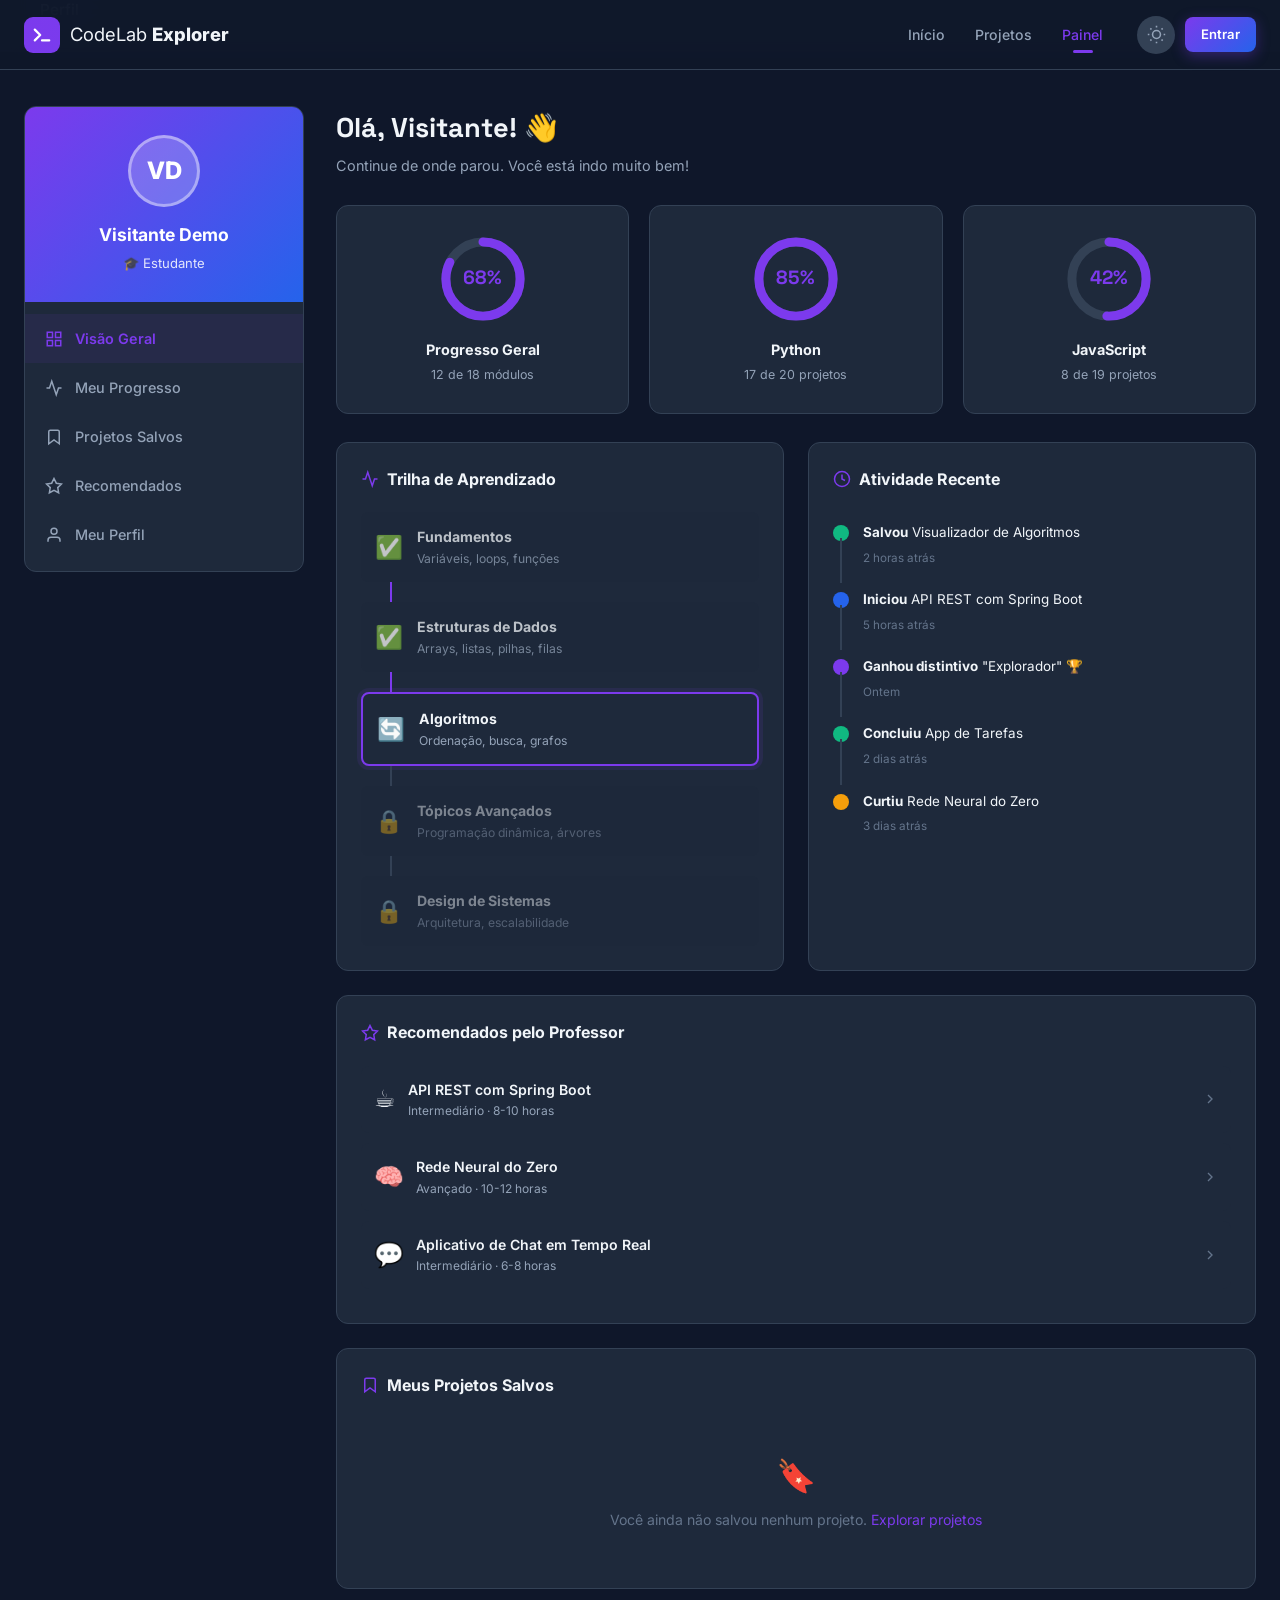
<file: pages/dashboard.html>
<!DOCTYPE html>
<html lang="pt-BR" data-theme="dark">
<head>
  <meta charset="UTF-8">
  <meta name="viewport" content="width=device-width, initial-scale=1.0">
  <meta name="description" content="Painel do estudante — Acompanhe seu progresso no CodeLab Explorer.">
  <title>Meu Painel — CodeLab Explorer</title>
  <link rel="stylesheet" href="../styles/main.css">
  <link rel="stylesheet" href="../styles/pages.css">
</head>
<body>

<div id="toast-container" class="toast-container"></div>

<!-- NAVBAR -->
<nav class="navbar" id="navbar">
  <div class="nav-container">
    <a href="../index.html" class="nav-logo">
      <svg class="logo-icon" viewBox="0 0 40 40" fill="none"><rect width="40" height="40" rx="10" fill="url(#lgdb)"/><path d="M12 14L18 20L12 26" stroke="white" stroke-width="2.5" stroke-linecap="round" stroke-linejoin="round"/><line x1="20" y1="26" x2="28" y2="26" stroke="white" stroke-width="2.5" stroke-linecap="round"/><defs><linearGradient id="lgdb" x1="0" y1="0" x2="40" y2="40"><stop stop-color="#7c3aed"/><stop offset="1" stop-color="#2563eb"/></linearGradient></defs></svg>
      <span>CodeLab <strong>Explorer</strong></span>
    </a>
    <div style="flex:1;"></div>
    <ul class="nav-links">
      <li><a href="../index.html" class="nav-link" data-page="index.html">Início</a></li>
      <li><a href="projects.html" class="nav-link" data-page="projects.html">Projetos</a></li>
      <li><a href="dashboard.html" class="nav-link active">Painel</a></li>
    </ul>
    <div class="nav-actions">
      <button class="theme-toggle" id="theme-toggle" aria-label="Alternar tema">
        <svg class="icon-sun" viewBox="0 0 24 24" fill="none" stroke="currentColor" stroke-width="2"><circle cx="12" cy="12" r="5"/><path d="M12 1v2M12 21v2M4.22 4.22l1.42 1.42M18.36 18.36l1.42 1.42M1 12h2M21 12h2M4.22 19.78l1.42-1.42M18.36 5.64l1.42-1.42"/></svg>
        <svg class="icon-moon" viewBox="0 0 24 24" fill="none" stroke="currentColor" stroke-width="2"><path d="M21 12.79A9 9 0 1 1 11.21 3 7 7 0 0 0 21 12.79z"/></svg>
      </button>
      <div class="user-menu" id="user-menu" style="display:none">
        <button class="user-avatar-btn" id="user-menu-btn">
          <div class="avatar-circle-sm" id="user-initials-nav">--</div>
          <span id="user-name-nav"></span>
          <svg viewBox="0 0 24 24" fill="none" stroke="currentColor" stroke-width="2" style="width:14px;height:14px;opacity:.6"><polyline points="6 9 12 15 18 9"/></svg>
        </button>
        <div class="user-dropdown" id="user-dropdown">
          <div class="user-dropdown-header"><p id="dropdown-name">--</p><span id="dropdown-email">--</span></div>
          <a href="profile.html" class="user-dropdown-item"><svg viewBox="0 0 24 24" fill="none" stroke="currentColor" stroke-width="2"><path d="M20 21v-2a4 4 0 0 0-4-4H8a4 4 0 0 0-4 4v2"/><circle cx="12" cy="7" r="4"/></svg>Perfil</a>
          <a href="admin.html" class="user-dropdown-item" id="admin-link" style="display:none"><svg viewBox="0 0 24 24" fill="none" stroke="currentColor" stroke-width="2"><path d="M12 22s8-4 8-10V5l-8-3-8 3v7c0 6 8 10 8 10z"/></svg>Admin</a>
          <div class="user-dropdown-divider"></div>
          <div class="user-dropdown-item danger" id="nav-logout-btn"><svg viewBox="0 0 24 24" fill="none" stroke="currentColor" stroke-width="2"><path d="M9 21H5a2 2 0 0 1-2-2V5a2 2 0 0 1 2-2h4"/><polyline points="16 17 21 12 16 7"/><line x1="21" y1="12" x2="9" y2="12"/></svg>Sair</div>
        </div>
      </div>
      <a href="login.html" class="btn btn-primary btn-sm" id="nav-login-btn">Entrar</a>
      <button class="hamburger" id="hamburger"><span></span><span></span><span></span></button>
    </div>
  </div>
</nav>

<div class="mobile-menu" id="mobile-menu">
  <ul class="mobile-nav-links">
    <li><a href="../index.html" class="mobile-link">Início</a></li>
    <li><a href="projects.html" class="mobile-link">Projetos</a></li>
    <li><a href="profile.html" class="mobile-link">Perfil</a></li>
  </ul>
</div>

<!-- DASHBOARD CONTENT -->
<main class="dashboard-page">
  <div class="container">
    <div class="dashboard-grid">

      <!-- Sidebar esquerda -->
      <aside class="dash-sidebar">
        <div class="dash-profile">
          <div class="dash-avatar-circle" id="dash-avatar">--</div>
          <h3 id="dash-name">Carregando...</h3>
          <p id="dash-role-label">Estudante</p>
        </div>
        <nav class="dash-nav">
          <div class="dash-nav-item active" data-section="overview">
            <svg viewBox="0 0 24 24" fill="none" stroke="currentColor" stroke-width="2"><rect x="3" y="3" width="7" height="7"/><rect x="14" y="3" width="7" height="7"/><rect x="14" y="14" width="7" height="7"/><rect x="3" y="14" width="7" height="7"/></svg>
            Visão Geral
          </div>
          <div class="dash-nav-item" data-section="progress">
            <svg viewBox="0 0 24 24" fill="none" stroke="currentColor" stroke-width="2"><polyline points="22 12 18 12 15 21 9 3 6 12 2 12"/></svg>
            Meu Progresso
          </div>
          <div class="dash-nav-item" data-section="saved">
            <svg viewBox="0 0 24 24" fill="none" stroke="currentColor" stroke-width="2"><path d="M19 21l-7-5-7 5V5a2 2 0 0 1 2-2h10a2 2 0 0 1 2 2z"/></svg>
            Projetos Salvos
          </div>
          <div class="dash-nav-item" data-section="recommended">
            <svg viewBox="0 0 24 24" fill="none" stroke="currentColor" stroke-width="2"><path d="M12 2l3.09 6.26L22 9.27l-5 4.87 1.18 6.88L12 17.77l-6.18 3.25L7 14.14 2 9.27l6.91-1.01L12 2z"/></svg>
            Recomendados
          </div>
          <a href="profile.html" class="dash-nav-item">
            <svg viewBox="0 0 24 24" fill="none" stroke="currentColor" stroke-width="2"><path d="M20 21v-2a4 4 0 0 0-4-4H8a4 4 0 0 0-4 4v2"/><circle cx="12" cy="7" r="4"/></svg>
            Meu Perfil
          </a>
        </nav>
      </aside>

      <!-- Conteúdo principal -->
      <div class="dash-main">

        <!-- Boas-vindas -->
        <div class="dash-welcome">
          <h2>Olá, <span id="welcome-name">estudante</span>! 👋</h2>
          <p>Continue de onde parou. Você está indo muito bem!</p>
        </div>

        <!-- Seção: Visão Geral -->
        <div class="dash-section" id="section-overview">
          <!-- Cards de progresso -->
          <div class="progress-cards">
            <div class="progress-card fade-up">
              <div class="circular-progress">
                <svg viewBox="0 0 80 80">
                  <circle class="cp-bg" cx="40" cy="40" r="33"/>
                  <circle class="cp-fill" cx="40" cy="40" r="33" style="--pct:68"/>
                </svg>
                <span class="cp-value">68%</span>
              </div>
              <h4>Progresso Geral</h4>
              <p>12 de 18 módulos</p>
            </div>
            <div class="progress-card fade-up delay-1">
              <div class="circular-progress">
                <svg viewBox="0 0 80 80">
                  <circle class="cp-bg" cx="40" cy="40" r="33"/>
                  <circle class="cp-fill" cx="40" cy="40" r="33" style="--pct:85"/>
                </svg>
                <span class="cp-value">85%</span>
              </div>
              <h4>Python</h4>
              <p>17 de 20 projetos</p>
            </div>
            <div class="progress-card fade-up delay-2">
              <div class="circular-progress">
                <svg viewBox="0 0 80 80">
                  <circle class="cp-bg" cx="40" cy="40" r="33"/>
                  <circle class="cp-fill" cx="40" cy="40" r="33" style="--pct:42"/>
                </svg>
                <span class="cp-value">42%</span>
              </div>
              <h4>JavaScript</h4>
              <p>8 de 19 projetos</p>
            </div>
          </div>

          <div class="dash-row">
            <!-- Trilha de aprendizado -->
            <div class="dash-card">
              <h3 class="dash-card-title">
                <svg viewBox="0 0 24 24" fill="none" stroke="currentColor" stroke-width="2"><polyline points="22 12 18 12 15 21 9 3 6 12 2 12"/></svg>
                Trilha de Aprendizado
              </h3>
              <div class="skill-tree">
                <div class="skill-node completed">
                  <div class="skill-icon">✅</div>
                  <div class="skill-info"><h5>Fundamentos</h5><p>Variáveis, loops, funções</p></div>
                </div>
                <div class="skill-connector done"></div>
                <div class="skill-node completed">
                  <div class="skill-icon">✅</div>
                  <div class="skill-info"><h5>Estruturas de Dados</h5><p>Arrays, listas, pilhas, filas</p></div>
                </div>
                <div class="skill-connector done"></div>
                <div class="skill-node active">
                  <div class="skill-icon">🔄</div>
                  <div class="skill-info"><h5>Algoritmos</h5><p>Ordenação, busca, grafos</p></div>
                </div>
                <div class="skill-connector"></div>
                <div class="skill-node locked">
                  <div class="skill-icon">🔒</div>
                  <div class="skill-info"><h5>Tópicos Avançados</h5><p>Programação dinâmica, árvores</p></div>
                </div>
                <div class="skill-connector"></div>
                <div class="skill-node locked">
                  <div class="skill-icon">🔒</div>
                  <div class="skill-info"><h5>Design de Sistemas</h5><p>Arquitetura, escalabilidade</p></div>
                </div>
              </div>
            </div>

            <!-- Atividade recente -->
            <div class="dash-card">
              <h3 class="dash-card-title">
                <svg viewBox="0 0 24 24" fill="none" stroke="currentColor" stroke-width="2"><circle cx="12" cy="12" r="10"/><polyline points="12 6 12 12 16 14"/></svg>
                Atividade Recente
              </h3>
              <div class="activity-timeline">
                <div class="activity-item">
                  <div class="activity-dot dot-green"></div>
                  <div class="activity-content">
                    <p><strong>Salvou</strong> Visualizador de Algoritmos</p>
                    <span class="activity-time">2 horas atrás</span>
                  </div>
                </div>
                <div class="activity-item">
                  <div class="activity-dot dot-blue"></div>
                  <div class="activity-content">
                    <p><strong>Iniciou</strong> API REST com Spring Boot</p>
                    <span class="activity-time">5 horas atrás</span>
                  </div>
                </div>
                <div class="activity-item">
                  <div class="activity-dot dot-purple"></div>
                  <div class="activity-content">
                    <p><strong>Ganhou distintivo</strong> "Explorador" 🏆</p>
                    <span class="activity-time">Ontem</span>
                  </div>
                </div>
                <div class="activity-item">
                  <div class="activity-dot dot-green"></div>
                  <div class="activity-content">
                    <p><strong>Concluiu</strong> App de Tarefas</p>
                    <span class="activity-time">2 dias atrás</span>
                  </div>
                </div>
                <div class="activity-item">
                  <div class="activity-dot dot-amber"></div>
                  <div class="activity-content">
                    <p><strong>Curtiu</strong> Rede Neural do Zero</p>
                    <span class="activity-time">3 dias atrás</span>
                  </div>
                </div>
              </div>
            </div>
          </div>

          <!-- Recomendados pelos professores -->
          <div class="dash-card" style="margin-top:0;">
            <h3 class="dash-card-title">
              <svg viewBox="0 0 24 24" fill="none" stroke="currentColor" stroke-width="2"><path d="M12 2l3.09 6.26L22 9.27l-5 4.87 1.18 6.88L12 17.77l-6.18 3.25L7 14.14 2 9.27l6.91-1.01L12 2z"/></svg>
              Recomendados pelo Professor
            </h3>
            <div id="recommended-list">Carregando...</div>
          </div>

          <!-- Projetos salvos -->
          <div class="dash-card" style="margin-top:24px;">

            <h3 class="dash-card-title">
              <svg viewBox="0 0 24 24" fill="none" stroke="currentColor" stroke-width="2"><path d="M19 21l-7-5-7 5V5a2 2 0 0 1 2-2h10a2 2 0 0 1 2 2z"/></svg>
              Meus Projetos Salvos
            </h3>
            <div class="saved-grid-dash" id="saved-grid">Carregando...</div>
          </div>
        </div>

      </div><!-- /dash-main -->
    </div><!-- /dashboard-grid -->
  </div>
</main>

<script src="../js/api.js"></script>
<script src="../js/core.js"></script>
<script src="../js/dashboard.js"></script>
</body>
</html>
</file>
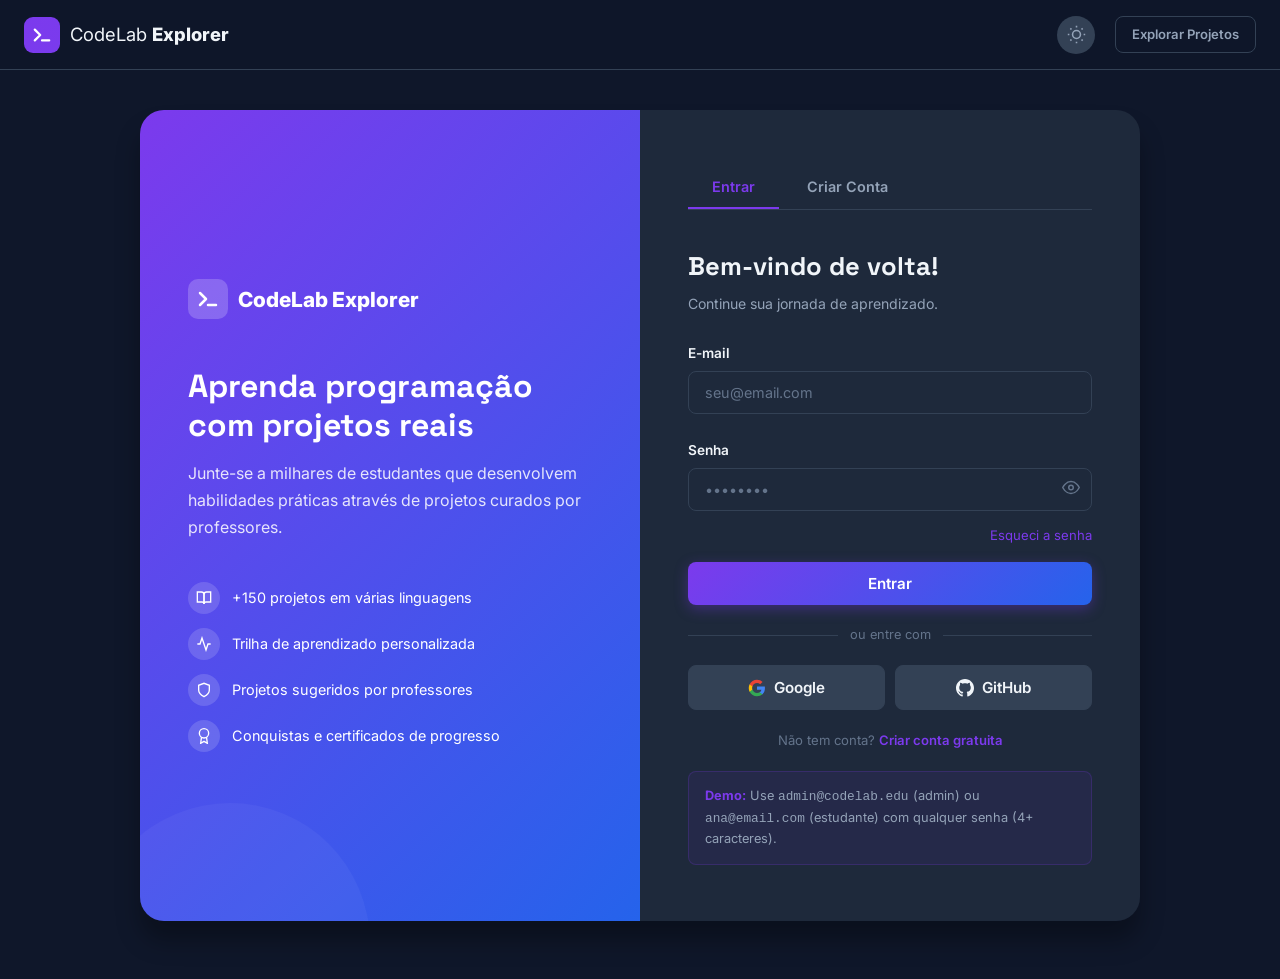
<file: pages/login.html>
<!DOCTYPE html>
<html lang="pt-BR" data-theme="dark">
<head>
  <meta charset="UTF-8">
  <meta name="viewport" content="width=device-width, initial-scale=1.0">
  <meta name="description" content="Entrar ou criar conta no CodeLab Explorer — Plataforma de projetos para estudantes de programação.">
  <title>Entrar — CodeLab Explorer</title>
  <link rel="stylesheet" href="../styles/main.css">
  <link rel="stylesheet" href="../styles/pages.css">
</head>
<body>

<div id="toast-container" class="toast-container"></div>

<!-- Minimal navbar -->
<nav class="navbar" id="navbar">
  <div class="nav-container">
    <a href="../index.html" class="nav-logo">
      <svg class="logo-icon" viewBox="0 0 40 40" fill="none"><rect width="40" height="40" rx="10" fill="url(#lgl)"/><path d="M12 14L18 20L12 26" stroke="white" stroke-width="2.5" stroke-linecap="round" stroke-linejoin="round"/><line x1="20" y1="26" x2="28" y2="26" stroke="white" stroke-width="2.5" stroke-linecap="round"/><defs><linearGradient id="lgl" x1="0" y1="0" x2="40" y2="40"><stop stop-color="#7c3aed"/><stop offset="1" stop-color="#2563eb"/></linearGradient></defs></svg>
      <span>CodeLab <strong>Explorer</strong></span>
    </a>
    <div style="flex:1;"></div>
    <button class="theme-toggle" id="theme-toggle" aria-label="Alternar tema">
      <svg class="icon-sun" viewBox="0 0 24 24" fill="none" stroke="currentColor" stroke-width="2"><circle cx="12" cy="12" r="5"/><path d="M12 1v2M12 21v2M4.22 4.22l1.42 1.42M18.36 18.36l1.42 1.42M1 12h2M21 12h2M4.22 19.78l1.42-1.42M18.36 5.64l1.42-1.42"/></svg>
      <svg class="icon-moon" viewBox="0 0 24 24" fill="none" stroke="currentColor" stroke-width="2"><path d="M21 12.79A9 9 0 1 1 11.21 3 7 7 0 0 0 21 12.79z"/></svg>
    </button>
    <a href="projects.html" class="btn btn-ghost btn-sm">Explorar Projetos</a>
  </div>
</nav>

<!-- AUTH LAYOUT -->
<main class="auth-page">
  <div class="auth-layout">

    <!-- Visual panel -->
    <div class="auth-visual">
      <div class="auth-visual-content">
        <div class="auth-logo">
          <svg viewBox="0 0 40 40" fill="none"><rect width="40" height="40" rx="10" fill="rgba(255,255,255,.2)"/><path d="M12 14L18 20L12 26" stroke="white" stroke-width="2.5" stroke-linecap="round" stroke-linejoin="round"/><line x1="20" y1="26" x2="28" y2="26" stroke="white" stroke-width="2.5" stroke-linecap="round"/></svg>
          CodeLab Explorer
        </div>
        <h2>Aprenda programação com projetos reais</h2>
        <p>Junte-se a milhares de estudantes que desenvolvem habilidades práticas através de projetos curados por professores.</p>
        <div class="auth-features">
          <div class="auth-feature">
            <div class="auth-feature-icon">
              <svg viewBox="0 0 24 24" fill="none" stroke="currentColor" stroke-width="2"><path d="M2 3h6a4 4 0 0 1 4 4v14a3 3 0 0 0-3-3H2z"/><path d="M22 3h-6a4 4 0 0 0-4 4v14a3 3 0 0 1 3-3h7z"/></svg>
            </div>
            <span>+150 projetos em várias linguagens</span>
          </div>
          <div class="auth-feature">
            <div class="auth-feature-icon">
              <svg viewBox="0 0 24 24" fill="none" stroke="currentColor" stroke-width="2"><polyline points="22 12 18 12 15 21 9 3 6 12 2 12"/></svg>
            </div>
            <span>Trilha de aprendizado personalizada</span>
          </div>
          <div class="auth-feature">
            <div class="auth-feature-icon">
              <svg viewBox="0 0 24 24" fill="none" stroke="currentColor" stroke-width="2"><path d="M12 22s8-4 8-10V5l-8-3-8 3v7c0 6 8 10 8 10z"/></svg>
            </div>
            <span>Projetos sugeridos por professores</span>
          </div>
          <div class="auth-feature">
            <div class="auth-feature-icon">
              <svg viewBox="0 0 24 24" fill="none" stroke="currentColor" stroke-width="2"><circle cx="12" cy="8" r="7"/><polyline points="8.21 13.89 7 23 12 20 17 23 15.79 13.88"/></svg>
            </div>
            <span>Conquistas e certificados de progresso</span>
          </div>
        </div>
      </div>
    </div>

    <!-- Form panel -->
    <div class="auth-form-wrap">
      <div class="auth-tabs">
        <button class="auth-tab-btn active" data-tab="login">Entrar</button>
        <button class="auth-tab-btn" data-tab="register">Criar Conta</button>
      </div>

      <!-- LOGIN -->
      <div class="auth-tab-pane active" id="tab-login">
        <h2 class="auth-form-title">Bem-vindo de volta!</h2>
        <p class="auth-form-subtitle">Continue sua jornada de aprendizado.</p>
        <form id="login-form" novalidate>
          <div class="form-group">
            <label class="form-label" for="login-email">E-mail</label>
            <input class="form-input" type="email" id="login-email" placeholder="seu@email.com" autocomplete="email">
            <span class="form-error" id="login-email-err"></span>
          </div>
          <div class="form-group">
            <label class="form-label" for="login-password">Senha</label>
            <div style="position:relative;">
              <input class="form-input" type="password" id="login-password" placeholder="••••••••" autocomplete="current-password" style="padding-right:48px;">
              <button type="button" id="toggle-login-pw" style="position:absolute;right:12px;top:50%;transform:translateY(-50%);color:var(--text-muted);">
                <svg id="eye-login" viewBox="0 0 24 24" fill="none" stroke="currentColor" stroke-width="2" style="width:18px;height:18px;"><path d="M1 12s4-8 11-8 11 8 11 8-4 8-11 8-11-8-11-8z"/><circle cx="12" cy="12" r="3"/></svg>
              </button>
            </div>
            <span class="form-error" id="login-pw-err"></span>
          </div>
          <div style="display:flex;justify-content:flex-end;margin:-12px 0 16px;">
            <a href="#" style="font-size:.82rem;color:var(--primary);">Esqueci a senha</a>
          </div>
          <button type="submit" class="btn btn-primary btn-block" id="login-submit">
            <span id="login-label">Entrar</span>
            <span id="login-spinner" style="display:none;">Entrando...</span>
          </button>
        </form>
        <div class="auth-divider">ou entre com</div>
        <div style="display:flex;gap:10px;">
          <button class="btn btn-secondary btn-block" onclick="showToast('Disponível em breve!','info')">
            <svg viewBox="0 0 24 24" fill="currentColor" style="width:18px;height:18px;"><path d="M22.56 12.25c0-.78-.07-1.53-.2-2.25H12v4.26h5.92c-.26 1.37-1.04 2.53-2.21 3.31v2.77h3.57c2.08-1.92 3.28-4.74 3.28-8.09z" fill="#4285F4"/><path d="M12 23c2.97 0 5.46-.98 7.28-2.66l-3.57-2.77c-.98.66-2.23 1.06-3.71 1.06-2.86 0-5.29-1.93-6.16-4.53H2.18v2.84C3.99 20.53 7.7 23 12 23z" fill="#34A853"/><path d="M5.84 14.09c-.22-.66-.35-1.36-.35-2.09s.13-1.43.35-2.09V7.07H2.18C1.43 8.55 1 10.22 1 12s.43 3.45 1.18 4.93l2.85-2.22.81-.62z" fill="#FBBC05"/><path d="M12 5.38c1.62 0 3.06.56 4.21 1.64l3.15-3.15C17.45 2.09 14.97 1 12 1 7.7 1 3.99 3.47 2.18 7.07l3.66 2.84c.87-2.6 3.3-4.53 6.16-4.53z" fill="#EA4335"/></svg>
            Google
          </button>
          <button class="btn btn-secondary btn-block" onclick="showToast('Disponível em breve!','info')">
            <svg viewBox="0 0 24 24" fill="currentColor" style="width:18px;height:18px;"><path d="M12 0c-6.626 0-12 5.373-12 12 0 5.302 3.438 9.8 8.207 11.387.599.111.793-.261.793-.577v-2.234c-3.338.726-4.033-1.416-4.033-1.416-.546-1.387-1.333-1.756-1.333-1.756-1.089-.745.083-.729.083-.729 1.205.084 1.839 1.237 1.839 1.237 1.07 1.834 2.807 1.304 3.492.997.107-.775.418-1.305.762-1.604-2.665-.305-5.467-1.334-5.467-5.931 0-1.311.469-2.381 1.236-3.221-.124-.303-.535-1.524.117-3.176 0 0 1.008-.322 3.301 1.23.957-.266 1.983-.399 3.003-.404 1.02.005 2.047.138 3.006.404 2.291-1.552 3.297-1.23 3.297-1.23.653 1.653.242 2.874.118 3.176.77.84 1.235 1.911 1.235 3.221 0 4.609-2.807 5.624-5.479 5.921.43.372.823 1.102.823 2.222v3.293c0 .319.192.694.801.576 4.765-1.589 8.199-6.086 8.199-11.386 0-6.627-5.373-12-12-12z"/></svg>
            GitHub
          </button>
        </div>
        <p class="auth-footer-text">Não tem conta? <a href="#" id="goto-register">Criar conta gratuita</a></p>

        <!-- DICA PARA DEMO -->
        <div style="margin-top:20px; padding:14px 16px; background:rgba(124,58,237,.08); border:1px solid rgba(124,58,237,.2); border-radius:var(--radius-sm); font-size:.8rem; color:var(--text-secondary);">
          <strong style="color:var(--primary);">Demo:</strong> Use <code>admin@codelab.edu</code> (admin) ou <code>ana@email.com</code> (estudante) com qualquer senha (4+ caracteres).
        </div>
      </div>

      <!-- REGISTER -->
      <div class="auth-tab-pane" id="tab-register">
        <h2 class="auth-form-title">Crie sua conta</h2>
        <p class="auth-form-subtitle">Comece gratuitamente, sem cartão de crédito.</p>
        <form id="register-form" novalidate>
          <div class="form-group">
            <label class="form-label" for="reg-name">Nome completo</label>
            <input class="form-input" type="text" id="reg-name" placeholder="Ana Beatriz" autocomplete="name">
            <span class="form-error" id="reg-name-err"></span>
          </div>
          <div class="form-group">
            <label class="form-label" for="reg-email">E-mail</label>
            <input class="form-input" type="email" id="reg-email" placeholder="seu@email.com" autocomplete="email">
            <span class="form-error" id="reg-email-err"></span>
          </div>
          <div class="form-group">
            <label class="form-label" for="reg-password">Senha</label>
            <div style="position:relative;">
              <input class="form-input" type="password" id="reg-password" placeholder="Mínimo 8 caracteres" style="padding-right:48px;">
              <button type="button" id="toggle-reg-pw" style="position:absolute;right:12px;top:50%;transform:translateY(-50%);color:var(--text-muted);">
                <svg viewBox="0 0 24 24" fill="none" stroke="currentColor" stroke-width="2" style="width:18px;height:18px;"><path d="M1 12s4-8 11-8 11 8 11 8-4 8-11 8-11-8-11-8z"/><circle cx="12" cy="12" r="3"/></svg>
              </button>
            </div>
            <div id="pw-strength-bar" style="margin-top:6px; height:4px; border-radius:2px; background:var(--bg-tertiary); overflow:hidden; display:none;">
              <div id="pw-strength-fill" style="height:100%; border-radius:2px; transition: width .3s, background .3s;"></div>
            </div>
            <span class="form-error" id="reg-pw-err"></span>
          </div>
          <div class="form-group">
            <label class="check-option" style="border:none; padding:0;">
              <input type="checkbox" id="reg-terms" required>
              <span style="font-size:.84rem;">Concordo com os <a href="#" style="color:var(--primary);">Termos de Uso</a> e <a href="#" style="color:var(--primary);">Política de Privacidade</a></span>
            </label>
            <span class="form-error" id="reg-terms-err"></span>
          </div>
          <button type="submit" class="btn btn-primary btn-block" id="register-submit">
            <span id="reg-label">Criar Conta</span>
            <span id="reg-spinner" style="display:none;">Criando...</span>
          </button>
        </form>
        <p class="auth-footer-text">Já tem conta? <a href="#" id="goto-login">Entrar</a></p>
      </div>
    </div><!-- /auth-form-wrap -->
  </div><!-- /auth-layout -->
</main>

<script src="../js/api.js"></script>
<script src="../js/core.js"></script>
<script>
document.addEventListener('DOMContentLoaded', () => {
  // Redireciona se já logado
  if (API.isLoggedIn()) {
    window.location.href = 'dashboard.html'; return;
  }

  // Tabs
  const tabs   = document.querySelectorAll('.auth-tab-btn');
  const panes  = document.querySelectorAll('.auth-tab-pane');
  function switchTab(name) {
    tabs.forEach(t => t.classList.toggle('active', t.dataset.tab === name));
    panes.forEach(p => p.classList.toggle('active', p.id === `tab-${name}`));
  }
  tabs.forEach(t => t.addEventListener('click', () => switchTab(t.dataset.tab)));
  document.getElementById('goto-register').addEventListener('click', e => { e.preventDefault(); switchTab('register'); });
  document.getElementById('goto-login').addEventListener('click', e => { e.preventDefault(); switchTab('login'); });

  // Show/hide password
  function togglePw(inputId, btnId) {
    const input = document.getElementById(inputId);
    const btn = document.getElementById(btnId);
    if (!input || !btn) return;
    btn.addEventListener('click', () => {
      input.type = input.type === 'password' ? 'text' : 'password';
    });
  }
  togglePw('login-password', 'toggle-login-pw');
  togglePw('reg-password', 'toggle-reg-pw');

  // Password strength
  const regPw = document.getElementById('reg-password');
  const bar = document.getElementById('pw-strength-bar');
  const fill = document.getElementById('pw-strength-fill');
  if (regPw) {
    regPw.addEventListener('input', () => {
      const v = regPw.value;
      bar.style.display = v ? 'block' : 'none';
      let score = 0;
      if (v.length >= 8) score++;
      if (/[A-Z]/.test(v)) score++;
      if (/[0-9]/.test(v)) score++;
      if (/[^A-Za-z0-9]/.test(v)) score++;
      const map = [['25%','#ef4444'],['50%','#f59e0b'],['75%','#06b6d4'],['100%','#10b981']];
      const [w, c] = map[Math.max(0, score-1)] || map[0];
      fill.style.width = w; fill.style.background = c;
    });
  }

  // LOGIN
  document.getElementById('login-form').addEventListener('submit', async (e) => {
    e.preventDefault();
    const email = document.getElementById('login-email').value.trim();
    const password = document.getElementById('login-password').value;
    document.getElementById('login-label').style.display = 'none';
    document.getElementById('login-spinner').style.display = 'inline';
    const res = await API.login({ email, password });
    document.getElementById('login-label').style.display = 'inline';
    document.getElementById('login-spinner').style.display = 'none';
    if (!res.ok) { showToast(res.error, 'error'); return; }
    showToast(`Bem-vindo, ${res.data.user.name.split(' ')[0]}! 🎉`, 'success');
    setTimeout(() => {
      window.location.href = res.data.user.role === 'admin' ? 'admin.html' : 'dashboard.html';
    }, 800);
  });

  // REGISTER
  document.getElementById('register-form').addEventListener('submit', async (e) => {
    e.preventDefault();
    const name = document.getElementById('reg-name').value.trim();
    const email = document.getElementById('reg-email').value.trim();
    const password = document.getElementById('reg-password').value;
    const terms = document.getElementById('reg-terms').checked;
    if (!name) { showToast('Informe seu nome.', 'error'); return; }
    if (password.length < 4) { showToast('Senha muito curta.', 'error'); return; }
    if (!terms) { showToast('Aceite os termos de uso.', 'error'); return; }
    document.getElementById('reg-label').style.display = 'none';
    document.getElementById('reg-spinner').style.display = 'inline';
    const res = await API.register({ name, email, password });
    document.getElementById('reg-label').style.display = 'inline';
    document.getElementById('reg-spinner').style.display = 'none';
    if (!res.ok) { showToast(res.error, 'error'); return; }
    showToast(`Conta criada! Bem-vindo, ${res.data.user.name.split(' ')[0]}! 🎉`, 'success');
    setTimeout(() => window.location.href = 'dashboard.html', 900);
  });
});
</script>
</body>
</html>
</file>
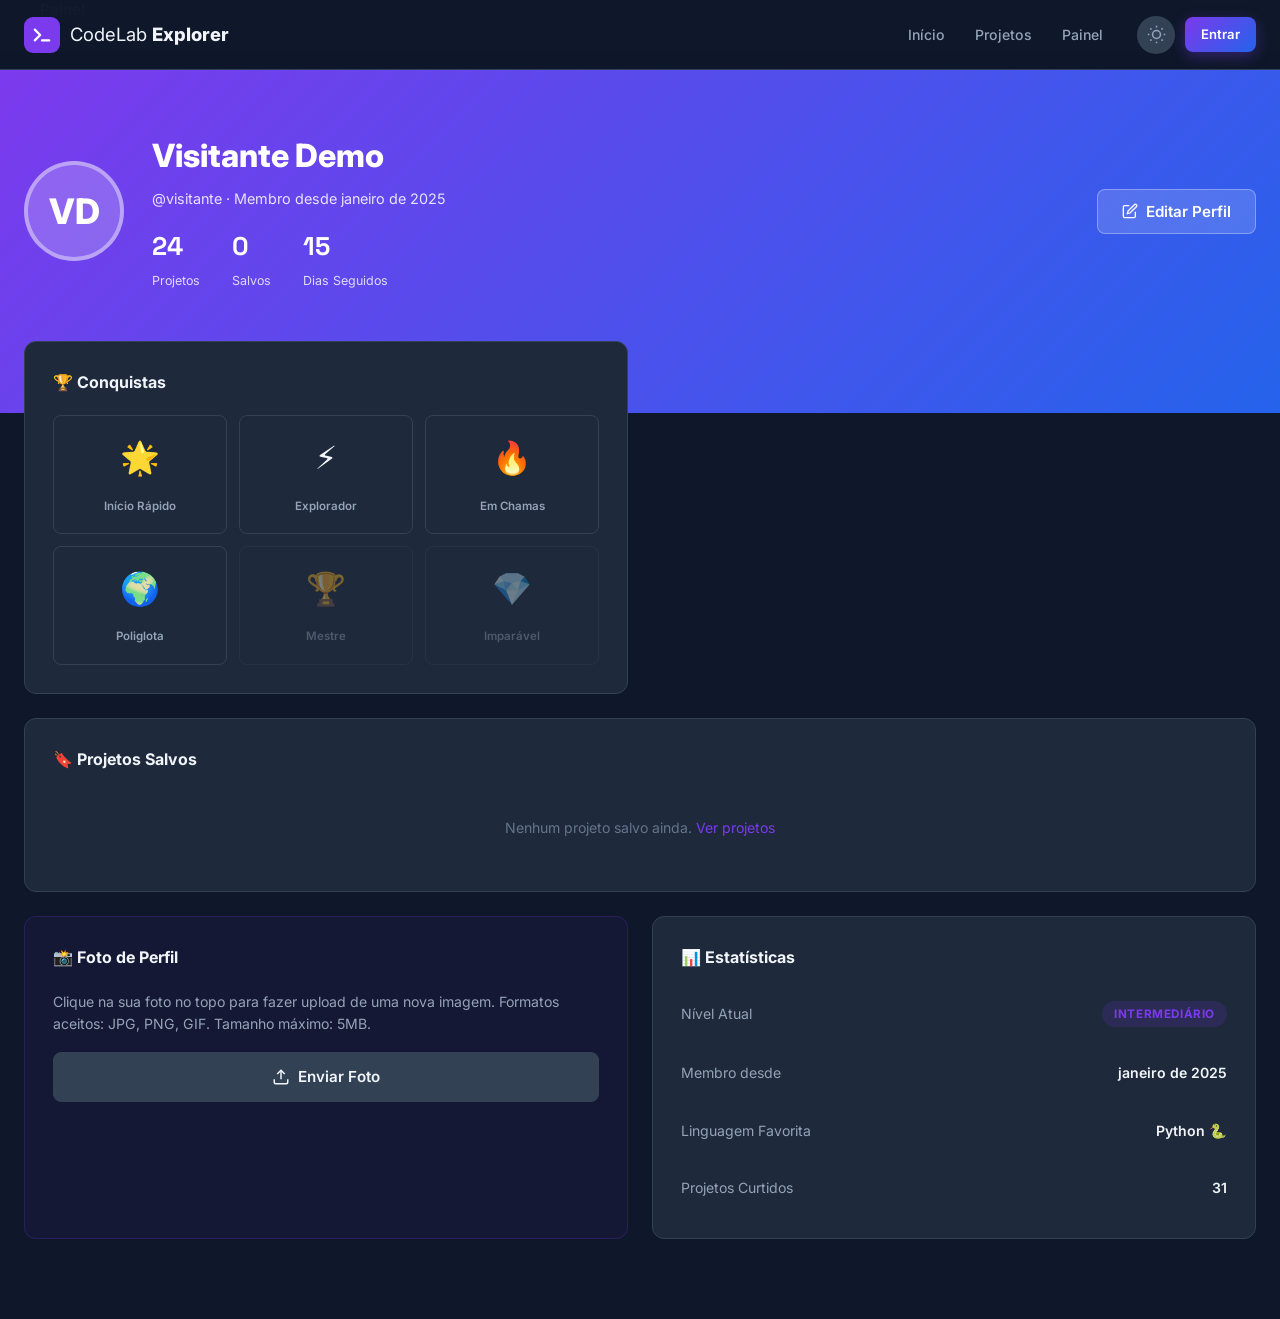
<file: pages/profile.html>
<!DOCTYPE html>
<html lang="pt-BR" data-theme="dark">
<head>
  <meta charset="UTF-8">
  <meta name="viewport" content="width=device-width, initial-scale=1.0">
  <meta name="description" content="Meu Perfil — CodeLab Explorer">
  <title>Perfil — CodeLab Explorer</title>
  <link rel="stylesheet" href="../styles/main.css">
  <link rel="stylesheet" href="../styles/pages.css">
</head>
<body>

<div id="toast-container" class="toast-container"></div>

<!-- NAVBAR -->
<nav class="navbar" id="navbar">
  <div class="nav-container">
    <a href="../index.html" class="nav-logo">
      <svg class="logo-icon" viewBox="0 0 40 40" fill="none"><rect width="40" height="40" rx="10" fill="url(#lgpr)"/><path d="M12 14L18 20L12 26" stroke="white" stroke-width="2.5" stroke-linecap="round" stroke-linejoin="round"/><line x1="20" y1="26" x2="28" y2="26" stroke="white" stroke-width="2.5" stroke-linecap="round"/><defs><linearGradient id="lgpr" x1="0" y1="0" x2="40" y2="40"><stop stop-color="#7c3aed"/><stop offset="1" stop-color="#2563eb"/></linearGradient></defs></svg>
      <span>CodeLab <strong>Explorer</strong></span>
    </a>
    <div style="flex:1;"></div>
    <ul class="nav-links">
      <li><a href="../index.html" class="nav-link" data-page="index.html">Início</a></li>
      <li><a href="projects.html" class="nav-link" data-page="projects.html">Projetos</a></li>
      <li><a href="dashboard.html" class="nav-link" data-page="dashboard.html">Painel</a></li>
    </ul>
    <div class="nav-actions">
      <button class="theme-toggle" id="theme-toggle" aria-label="Alternar tema">
        <svg class="icon-sun" viewBox="0 0 24 24" fill="none" stroke="currentColor" stroke-width="2"><circle cx="12" cy="12" r="5"/><path d="M12 1v2M12 21v2M4.22 4.22l1.42 1.42M18.36 18.36l1.42 1.42M1 12h2M21 12h2M4.22 19.78l1.42-1.42M18.36 5.64l1.42-1.42"/></svg>
        <svg class="icon-moon" viewBox="0 0 24 24" fill="none" stroke="currentColor" stroke-width="2"><path d="M21 12.79A9 9 0 1 1 11.21 3 7 7 0 0 0 21 12.79z"/></svg>
      </button>
      <div class="user-menu" id="user-menu" style="display:none">
        <button class="user-avatar-btn" id="user-menu-btn">
          <div class="avatar-circle-sm" id="user-initials-nav">--</div>
          <span id="user-name-nav"></span>
          <svg viewBox="0 0 24 24" fill="none" stroke="currentColor" stroke-width="2" style="width:14px;height:14px;opacity:.6"><polyline points="6 9 12 15 18 9"/></svg>
        </button>
        <div class="user-dropdown" id="user-dropdown">
          <div class="user-dropdown-header"><p id="dropdown-name">--</p><span id="dropdown-email">--</span></div>
          <a href="dashboard.html" class="user-dropdown-item"><svg viewBox="0 0 24 24" fill="none" stroke="currentColor" stroke-width="2"><rect x="3" y="3" width="7" height="7"/><rect x="14" y="3" width="7" height="7"/><rect x="14" y="14" width="7" height="7"/><rect x="3" y="14" width="7" height="7"/></svg>Painel</a>
          <div class="user-dropdown-divider"></div>
          <div class="user-dropdown-item danger" id="nav-logout-btn"><svg viewBox="0 0 24 24" fill="none" stroke="currentColor" stroke-width="2"><path d="M9 21H5a2 2 0 0 1-2-2V5a2 2 0 0 1 2-2h4"/><polyline points="16 17 21 12 16 7"/><line x1="21" y1="12" x2="9" y2="12"/></svg>Sair</div>
        </div>
      </div>
      <a href="login.html" class="btn btn-primary btn-sm" id="nav-login-btn">Entrar</a>
      <button class="hamburger" id="hamburger"><span></span><span></span><span></span></button>
    </div>
  </div>
</nav>

<div class="mobile-menu" id="mobile-menu">
  <ul class="mobile-nav-links">
    <li><a href="../index.html" class="mobile-link">Início</a></li>
    <li><a href="projects.html" class="mobile-link">Projetos</a></li>
    <li><a href="dashboard.html" class="mobile-link">Painel</a></li>
  </ul>
</div>

<!-- PROFILE HERO -->
<main class="profile-page">
  <div class="profile-hero">
    <div class="profile-hero-inner">
      <div class="profile-avatar-lg" id="profile-avatar" title="Clique para alterar foto">
        <span id="profile-initials">--</span>
        <div class="avatar-upload-overlay">
          <svg viewBox="0 0 24 24" fill="none" stroke="currentColor" stroke-width="2"><path d="M23 19a2 2 0 0 1-2 2H3a2 2 0 0 1-2-2V8a2 2 0 0 1 2-2h4l2-3h6l2 3h4a2 2 0 0 1 2 2z"/><circle cx="12" cy="13" r="4"/></svg>
        </div>
        <input type="file" id="avatar-upload" accept="image/*" style="display:none;">
      </div>
      <div class="profile-hero-info">
        <h1 id="profile-name">Carregando...</h1>
        <p id="profile-meta">@usuario · Membro desde --</p>
        <div class="profile-hero-stats">
          <div>
            <span class="ph-stat-num" id="stat-projects">24</span>
            <span class="ph-stat-label">Projetos</span>
          </div>
          <div>
            <span class="ph-stat-num" id="stat-saved">12</span>
            <span class="ph-stat-label">Salvos</span>
          </div>
          <div>
            <span class="ph-stat-num" id="stat-streak">15</span>
            <span class="ph-stat-label">Dias Seguidos</span>
          </div>
        </div>
      </div>
      <div style="margin-left:auto;display:flex;gap:10px;">
        <button class="btn" style="background:rgba(255,255,255,.15);color:white;border:1px solid rgba(255,255,255,.3);" id="edit-profile-btn">
          <svg viewBox="0 0 24 24" fill="none" stroke="currentColor" stroke-width="2" style="width:16px;height:16px;"><path d="M11 4H4a2 2 0 0 0-2 2v14a2 2 0 0 0 2 2h14a2 2 0 0 0 2-2v-7"/><path d="M18.5 2.5a2.121 2.121 0 0 1 3 3L12 15l-4 1 1-4 9.5-9.5z"/></svg>
          Editar Perfil
        </button>
      </div>
    </div>
  </div>

  <!-- Profile content -->
  <div class="profile-content">
    <div class="profile-grid">

      <!-- Conquistas -->
      <div class="profile-card">
        <h3>🏆 Conquistas</h3>
        <div class="badges-grid">
          <div class="achievement-badge earned" title="Complete 5 projetos iniciantes">
            <div class="ab-icon">🌟</div>
            <span>Início Rápido</span>
          </div>
          <div class="achievement-badge earned" title="Complete 10 projetos">
            <div class="ab-icon">⚡</div>
            <span>Explorador</span>
          </div>
          <div class="achievement-badge earned" title="Sequência de 7 dias">
            <div class="ab-icon">🔥</div>
            <span>Em Chamas</span>
          </div>
          <div class="achievement-badge earned" title="Projetos em 3 linguagens">
            <div class="ab-icon">🌍</div>
            <span>Poliglota</span>
          </div>
          <div class="achievement-badge" title="Complete 50 projetos">
            <div class="ab-icon">🏆</div>
            <span>Mestre</span>
          </div>
          <div class="achievement-badge" title="Sequência de 30 dias">
            <div class="ab-icon">💎</div>
            <span>Imparável</span>
          </div>
        </div>
      </div>

      <!-- Editar Perfil -->
      <div class="profile-card" id="edit-form-card" style="display:none;">
        <h3>✏️ Editar Perfil</h3>
        <form id="profile-form">
          <div class="form-group">
            <label class="form-label">Nome completo</label>
            <input class="form-input" type="text" id="edit-name" placeholder="Seu nome">
          </div>
          <div class="form-group">
            <label class="form-label">E-mail</label>
            <input class="form-input" type="email" id="edit-email" placeholder="seu@email.com">
          </div>
          <div class="form-group">
            <label class="form-label">Bio</label>
            <textarea class="form-textarea" id="edit-bio" placeholder="Fale um pouco sobre você..." rows="3"></textarea>
          </div>
          <div class="form-group">
            <label class="form-label">Nova Senha (opcional)</label>
            <input class="form-input" type="password" id="edit-pw" placeholder="Deixe em branco para manter">
          </div>
          <div style="display:flex;gap:10px;margin-top:8px;">
            <button type="submit" class="btn btn-primary">Salvar Alterações</button>
            <button type="button" class="btn btn-ghost" id="cancel-edit-btn">Cancelar</button>
          </div>
        </form>
      </div>

      <!-- Projetos salvos (em destaque aqui no perfil) -->
      <div class="profile-card" style="grid-column:1/-1;">
        <h3>🔖 Projetos Salvos</h3>
        <div class="saved-grid-dash" id="profile-saved-grid">Carregando...</div>
      </div>

      <!-- Upload de avatar (info) -->
      <div class="profile-card" style="background:rgba(124,58,237,.06); border-color:rgba(124,58,237,.2);">
        <h3>📸 Foto de Perfil</h3>
        <p style="font-size:.88rem; color:var(--text-secondary); margin-bottom:16px; line-height:1.6;">Clique na sua foto no topo para fazer upload de uma nova imagem. Formatos aceitos: JPG, PNG, GIF. Tamanho máximo: 5MB.</p>
        <label for="avatar-upload-card" class="btn btn-secondary btn-block" style="cursor:pointer;">
          <svg viewBox="0 0 24 24" fill="none" stroke="currentColor" stroke-width="2" class="btn-icon"><path d="M21 15v4a2 2 0 0 1-2 2H5a2 2 0 0 1-2-2v-4"/><polyline points="17 8 12 3 7 8"/><line x1="12" y1="3" x2="12" y2="15"/></svg>
          Enviar Foto
        </label>
        <input type="file" id="avatar-upload-card" accept="image/*" style="display:none;">
      </div>

      <!-- Info adicional -->
      <div class="profile-card">
        <h3>📊 Estatísticas</h3>
        <div style="display:flex; flex-direction:column; gap:14px;">
          <div style="display:flex; justify-content:space-between; align-items:center; padding:10px 0; border-bottom:1px solid var(--border-light);">
            <span style="font-size:.88rem; color:var(--text-secondary);">Nível Atual</span>
            <span class="badge badge-primary">Intermediário</span>
          </div>
          <div style="display:flex; justify-content:space-between; align-items:center; padding:10px 0; border-bottom:1px solid var(--border-light);">
            <span style="font-size:.88rem; color:var(--text-secondary);">Membro desde</span>
            <span id="member-since" style="font-size:.88rem; font-weight:600;">--</span>
          </div>
          <div style="display:flex; justify-content:space-between; align-items:center; padding:10px 0; border-bottom:1px solid var(--border-light);">
            <span style="font-size:.88rem; color:var(--text-secondary);">Linguagem Favorita</span>
            <span style="font-size:.88rem; font-weight:600;">Python 🐍</span>
          </div>
          <div style="display:flex; justify-content:space-between; align-items:center; padding:10px 0;">
            <span style="font-size:.88rem; color:var(--text-secondary);">Projetos Curtidos</span>
            <span style="font-size:.88rem; font-weight:600;">31</span>
          </div>
        </div>
      </div>

    </div>
  </div>
</main>

<script src="../js/api.js"></script>
<script src="../js/core.js"></script>
<script>
document.addEventListener('DOMContentLoaded', async () => {
  const user = API.getMe() || { name: 'Visitante Demo', initials: 'VD', email: 'demo@codelab.edu', joined: '2025-01-01' };

  const set = (id, val) => { const el = document.getElementById(id); if (el) el.textContent = val; };
  set('profile-initials', user.initials || 'VD');
  set('profile-name', user.name);
  set('profile-meta', `@${user.name.split(' ')[0].toLowerCase()} · Membro desde ${new Date(user.joined || Date.now()).toLocaleDateString('pt-BR', { month: 'long', year: 'numeric' })}`);
  set('member-since', new Date(user.joined || Date.now()).toLocaleDateString('pt-BR', { month: 'long', year: 'numeric' }));
  set('dropdown-name', user.name);
  set('dropdown-email', user.email);

  // Saved projects
  const savedIds = API.getSavedProjects();
  set('stat-saved', savedIds.length);
  const savedGrid = document.getElementById('profile-saved-grid');
  if (savedGrid) {
    if (!savedIds.length) {
      savedGrid.innerHTML = `<div style="grid-column:1/-1;text-align:center;padding:24px;color:var(--text-muted);font-size:.88rem;">Nenhum projeto salvo ainda. <a href="projects.html" style="color:var(--primary);">Ver projetos</a></div>`;
    } else {
      const allRes = await API.getProjects({ limit: 100 });
      if (allRes.ok) {
        const saved = allRes.data.projects.filter(p => savedIds.includes(p.id));
        savedGrid.innerHTML = saved.map(p => `
          <a href="project-detail.html?id=${p.id}" class="saved-item-dash">
            <h5>${p.icon} ${escHtml(p.title)}</h5>
            <p>${p.difficulty === 'beginner' ? 'Iniciante' : p.difficulty === 'intermediate' ? 'Intermediário' : 'Avançado'} · ${p.language}</p>
          </a>
        `).join('');
      }
    }
  }

  // Edit profile toggle
  const editBtn = document.getElementById('edit-profile-btn');
  const editCard = document.getElementById('edit-form-card');
  const cancelBtn = document.getElementById('cancel-edit-btn');
  editBtn?.addEventListener('click', () => {
    editCard.style.display = editCard.style.display === 'none' ? 'block' : 'none';
    document.getElementById('edit-name').value = user.name;
    document.getElementById('edit-email').value = user.email;
  });
  cancelBtn?.addEventListener('click', () => editCard.style.display = 'none');

  document.getElementById('profile-form')?.addEventListener('submit', e => {
    e.preventDefault();
    showToast('Perfil atualizado! (Requer backend na Parte 2) ✅', 'success');
    editCard.style.display = 'none';
  });

  // Avatar upload
  function handleAvatarUpload(input) {
    input.addEventListener('change', async (e) => {
      const file = e.target.files[0];
      if (!file) return;
      showToast('Enviando imagem...', 'info');
      const res = await API.uploadImage(file);
      if (!res.ok) { showToast(res.error, 'error'); return; }
      // Preview
      const avatarEl = document.getElementById('profile-avatar');
      const existingImg = avatarEl.querySelector('img');
      if (existingImg) existingImg.src = res.data.url;
      else {
        const img = document.createElement('img');
        img.src = res.data.url;
        img.style.cssText = 'position:absolute;inset:0;width:100%;height:100%;object-fit:cover;border-radius:50%;';
        avatarEl.appendChild(img);
      }
      showToast('Foto atualizada! (Requer backend para persistir) ✅', 'success');
    });
  }
  handleAvatarUpload(document.getElementById('avatar-upload'));
  handleAvatarUpload(document.getElementById('avatar-upload-card'));
  document.getElementById('profile-avatar')?.addEventListener('click', () => document.getElementById('avatar-upload').click());
});
</script>
</body>
</html>
</file>
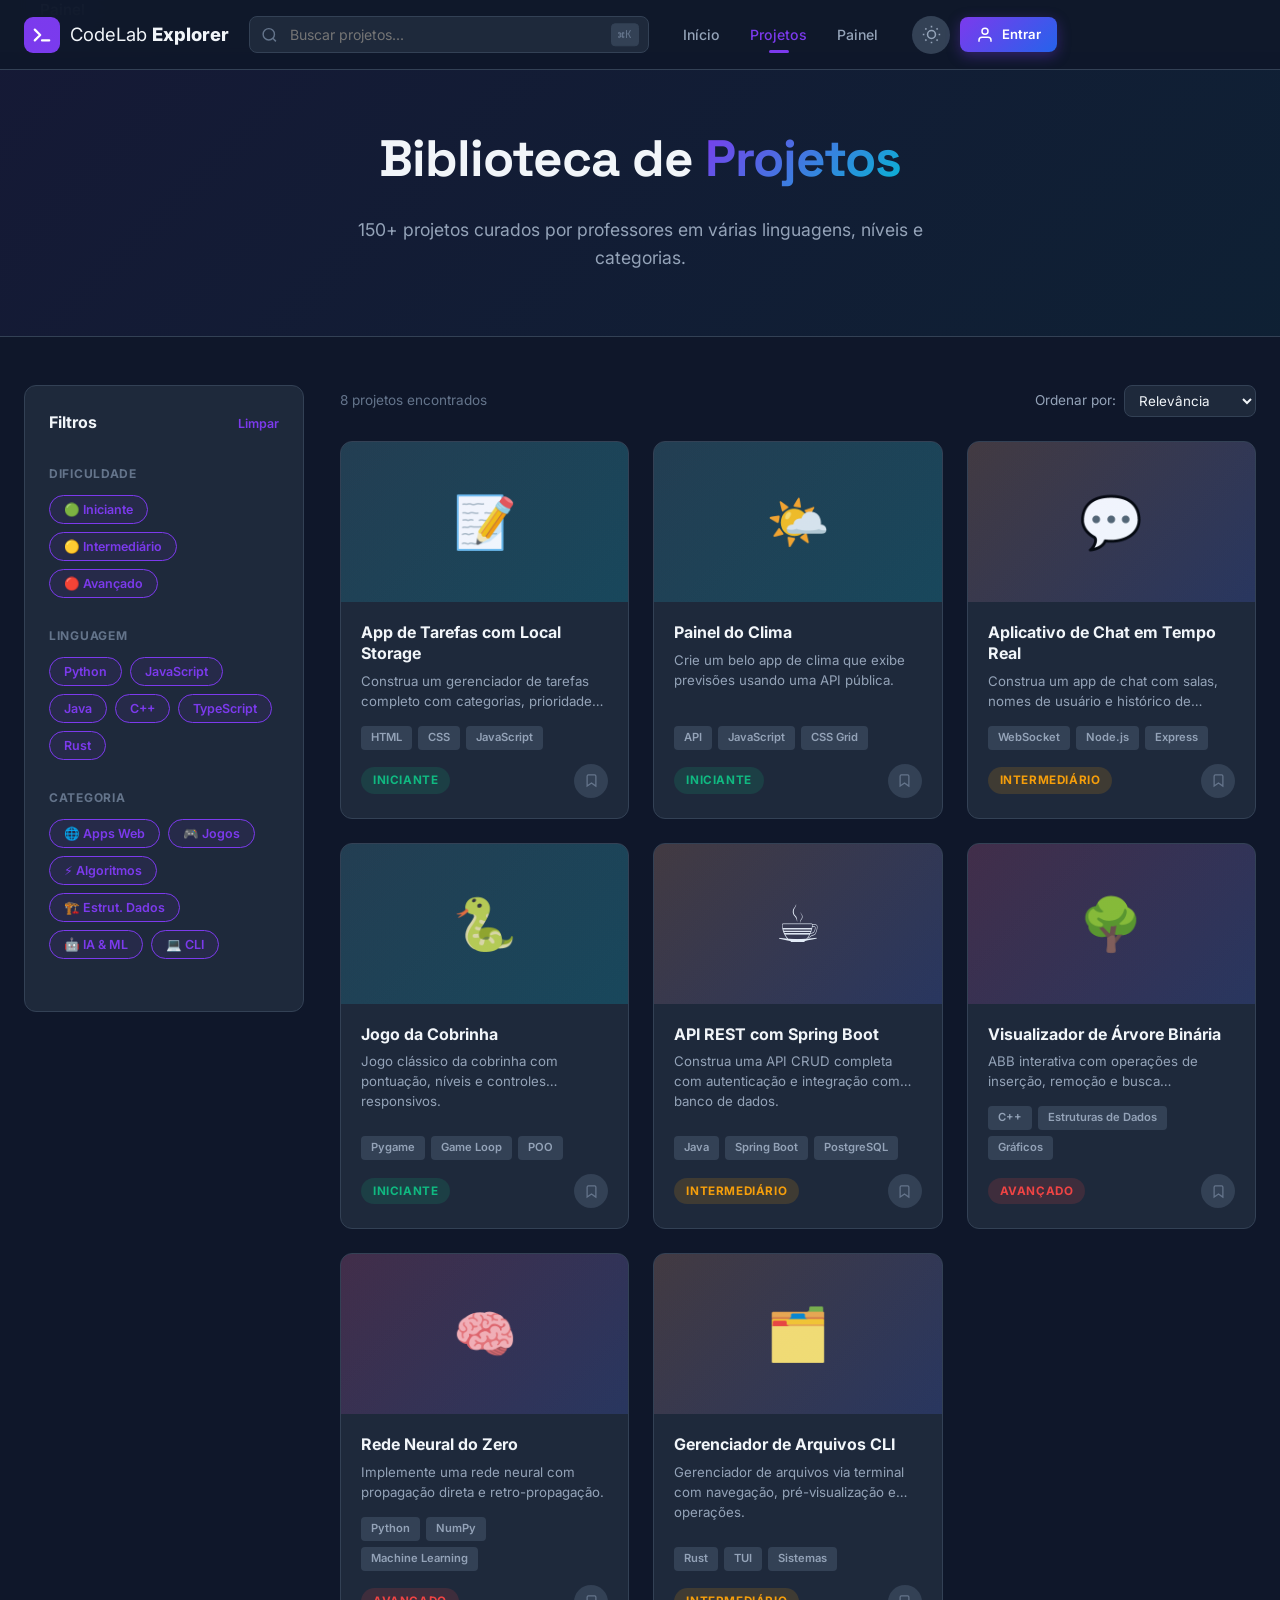
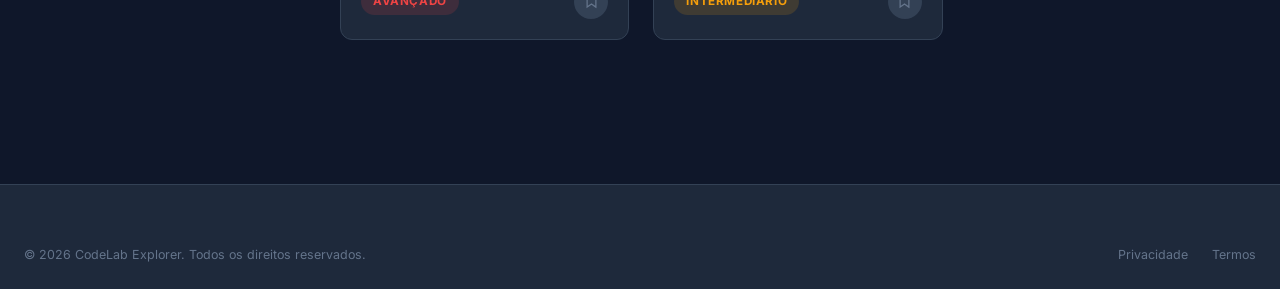
<file: pages/projects.html>
<!DOCTYPE html>
<html lang="pt-BR" data-theme="dark">
<head>
  <meta charset="UTF-8">
  <meta name="viewport" content="width=device-width, initial-scale=1.0">
  <meta name="description" content="Explore todos os projetos do CodeLab Explorer. Filtre por linguagem, dificuldade e categoria.">
  <title>Projetos — CodeLab Explorer</title>
  <link rel="stylesheet" href="../styles/main.css">
  <link rel="stylesheet" href="../styles/pages.css">
</head>
<body>

<div id="toast-container" class="toast-container"></div>

<!-- NAVBAR -->
<nav class="navbar" id="navbar">
  <div class="nav-container">
    <a href="../index.html" class="nav-logo">
      <svg class="logo-icon" viewBox="0 0 40 40" fill="none"><rect width="40" height="40" rx="10" fill="url(#lgp)"/><path d="M12 14L18 20L12 26" stroke="white" stroke-width="2.5" stroke-linecap="round" stroke-linejoin="round"/><line x1="20" y1="26" x2="28" y2="26" stroke="white" stroke-width="2.5" stroke-linecap="round"/><defs><linearGradient id="lgp" x1="0" y1="0" x2="40" y2="40"><stop stop-color="#7c3aed"/><stop offset="1" stop-color="#2563eb"/></linearGradient></defs></svg>
      <span>CodeLab <strong>Explorer</strong></span>
    </a>
    <div class="nav-search">
      <svg class="search-icon" viewBox="0 0 24 24" fill="none" stroke="currentColor" stroke-width="2"><circle cx="11" cy="11" r="8"/><path d="m21 21-4.3-4.3"/></svg>
      <input type="text" id="search-input" placeholder="Buscar projetos..." autocomplete="off">
      <kbd class="search-kbd">⌘K</kbd>
      <div class="search-dropdown" id="search-dropdown"></div>
    </div>
    <ul class="nav-links">
      <li><a href="../index.html" class="nav-link" data-page="index.html">Início</a></li>
      <li><a href="projects.html" class="nav-link active" data-page="projects.html">Projetos</a></li>
      <li><a href="dashboard.html" class="nav-link" data-page="dashboard.html">Painel</a></li>
    </ul>
    <div class="nav-actions">
      <button class="theme-toggle" id="theme-toggle" aria-label="Alternar tema">
        <svg class="icon-sun" viewBox="0 0 24 24" fill="none" stroke="currentColor" stroke-width="2"><circle cx="12" cy="12" r="5"/><path d="M12 1v2M12 21v2M4.22 4.22l1.42 1.42M18.36 18.36l1.42 1.42M1 12h2M21 12h2M4.22 19.78l1.42-1.42M18.36 5.64l1.42-1.42"/></svg>
        <svg class="icon-moon" viewBox="0 0 24 24" fill="none" stroke="currentColor" stroke-width="2"><path d="M21 12.79A9 9 0 1 1 11.21 3 7 7 0 0 0 21 12.79z"/></svg>
      </button>
      <div class="user-menu" id="user-menu" style="display:none">
        <button class="user-avatar-btn" id="user-menu-btn">
          <div class="avatar-circle-sm" id="user-initials-nav">--</div>
          <span id="user-name-nav"></span>
          <svg viewBox="0 0 24 24" fill="none" stroke="currentColor" stroke-width="2" style="width:14px;height:14px;opacity:.6"><polyline points="6 9 12 15 18 9"/></svg>
        </button>
        <div class="user-dropdown" id="user-dropdown">
          <div class="user-dropdown-header"><p id="dropdown-name">--</p><span id="dropdown-email">--</span></div>
          <a href="dashboard.html" class="user-dropdown-item"><svg viewBox="0 0 24 24" fill="none" stroke="currentColor" stroke-width="2"><rect x="3" y="3" width="7" height="7"/><rect x="14" y="3" width="7" height="7"/><rect x="14" y="14" width="7" height="7"/><rect x="3" y="14" width="7" height="7"/></svg>Painel</a>
          <a href="profile.html" class="user-dropdown-item"><svg viewBox="0 0 24 24" fill="none" stroke="currentColor" stroke-width="2"><path d="M20 21v-2a4 4 0 0 0-4-4H8a4 4 0 0 0-4 4v2"/><circle cx="12" cy="7" r="4"/></svg>Perfil</a>
          <a href="admin.html" class="user-dropdown-item" id="admin-link" style="display:none"><svg viewBox="0 0 24 24" fill="none" stroke="currentColor" stroke-width="2"><path d="M12 22s8-4 8-10V5l-8-3-8 3v7c0 6 8 10 8 10z"/></svg>Admin</a>
          <div class="user-dropdown-divider"></div>
          <div class="user-dropdown-item danger" id="nav-logout-btn"><svg viewBox="0 0 24 24" fill="none" stroke="currentColor" stroke-width="2"><path d="M9 21H5a2 2 0 0 1-2-2V5a2 2 0 0 1 2-2h4"/><polyline points="16 17 21 12 16 7"/><line x1="21" y1="12" x2="9" y2="12"/></svg>Sair</div>
        </div>
      </div>
      <a href="login.html" class="btn btn-primary btn-sm" id="nav-login-btn">
        <svg viewBox="0 0 24 24" fill="none" stroke="currentColor" stroke-width="2" class="btn-icon"><path d="M20 21v-2a4 4 0 0 0-4-4H8a4 4 0 0 0-4 4v2"/><circle cx="12" cy="7" r="4"/></svg>Entrar
      </a>
      <button class="hamburger" id="hamburger"><span></span><span></span><span></span></button>
    </div>
  </div>
</nav>

<div class="mobile-menu" id="mobile-menu">
  <ul class="mobile-nav-links">
    <li><a href="../index.html" class="mobile-link">Início</a></li>
    <li><a href="projects.html" class="mobile-link">Projetos</a></li>
    <li><a href="dashboard.html" class="mobile-link">Painel</a></li>
  </ul>
</div>

<!-- PAGE HEADER -->
<div class="page-header">
  <div class="page-header-inner">
    <h1>Biblioteca de <span class="gradient-text">Projetos</span></h1>
    <p>150+ projetos curados por professores em várias linguagens, níveis e categorias.</p>
  </div>
</div>

<!-- MAIN CONTENT -->
<main class="section" style="padding-top:48px;">
  <div class="container">
    <div class="projects-layout-full">

      <!-- Sidebar de filtros -->
      <aside class="filter-sidebar" id="filter-sidebar">
        <div class="filter-sidebar-header">
          <h3>Filtros</h3>
          <button class="filter-clear-btn" id="filter-clear-btn">Limpar</button>
        </div>

        <div class="filter-group">
          <div class="filter-group-title">Dificuldade</div>
          <div class="filter-chips">
            <button class="filter-chip active" data-filter="difficulty" data-value="beginner">🟢 Iniciante</button>
            <button class="filter-chip active" data-filter="difficulty" data-value="intermediate">🟡 Intermediário</button>
            <button class="filter-chip active" data-filter="difficulty" data-value="advanced">🔴 Avançado</button>
          </div>
        </div>

        <div class="filter-group">
          <div class="filter-group-title">Linguagem</div>
          <div class="filter-chips">
            <button class="filter-chip active" data-filter="language" data-value="python">Python</button>
            <button class="filter-chip active" data-filter="language" data-value="javascript">JavaScript</button>
            <button class="filter-chip active" data-filter="language" data-value="java">Java</button>
            <button class="filter-chip active" data-filter="language" data-value="cpp">C++</button>
            <button class="filter-chip active" data-filter="language" data-value="typescript">TypeScript</button>
            <button class="filter-chip active" data-filter="language" data-value="rust">Rust</button>
          </div>
        </div>

        <div class="filter-group">
          <div class="filter-group-title">Categoria</div>
          <div class="filter-chips">
            <button class="filter-chip active" data-filter="category" data-value="web">🌐 Apps Web</button>
            <button class="filter-chip active" data-filter="category" data-value="games">🎮 Jogos</button>
            <button class="filter-chip active" data-filter="category" data-value="algorithms">⚡ Algoritmos</button>
            <button class="filter-chip active" data-filter="category" data-value="data-structures">🏗️ Estrut. Dados</button>
            <button class="filter-chip active" data-filter="category" data-value="ai-ml">🤖 IA & ML</button>
            <button class="filter-chip active" data-filter="category" data-value="cli">💻 CLI</button>
          </div>
        </div>

        <button class="btn btn-secondary btn-block" id="filter-close-mobile" style="display:none;margin-top:8px;">Aplicar Filtros</button>
      </aside>

      <!-- Grid principal -->
      <div class="projects-main">
        <div class="projects-toolbar">
          <button class="filter-mobile-btn" id="filter-open-btn">
            <svg viewBox="0 0 24 24" fill="none" stroke="currentColor" stroke-width="2"><polygon points="22 3 2 3 10 12.46 10 19 14 21 14 12.46 22 3"/></svg>
            Filtros
          </button>
          <span class="projects-count" id="projects-count">Carregando...</span>
          <div class="projects-sort">
            <label for="sort-select" style="white-space:nowrap;">Ordenar por:</label>
            <select id="sort-select" class="form-select" style="padding:6px 10px;width:auto;">
              <option value="">Relevância</option>
              <option value="popular">Mais curtidos</option>
              <option value="newest">Mais recentes</option>
            </select>
          </div>
        </div>

        <!-- Skeleton -->
        <div class="projects-grid" id="projects-grid">
          ${Array.from({length:6},()=>`<div class="skeleton" style="height:280px;border-radius:var(--radius);"></div>`).join('')}
        </div>

        <!-- Paginação -->
        <div class="pagination" id="pagination"></div>
      </div>
    </div>
  </div>
</main>

<!-- FOOTER -->
<footer class="footer">
  <div class="container">
    <div class="footer-bottom" style="border-top:none;padding-top:0;">
      <p>© 2026 CodeLab Explorer. Todos os direitos reservados.</p>
      <div class="footer-legal"><a href="#">Privacidade</a><a href="#">Termos</a></div>
    </div>
  </div>
</footer>

<script src="../js/api.js"></script>
<script src="../js/core.js"></script>
<script src="../js/projects.js"></script>
</body>
</html>
</file>
<file: styles/main.css>
/* ===================================================
   CodeLab Explorer — main.css
   Design tokens, reset e componentes globais
   =================================================== */

/* ===== GOOGLE FONTS ===== */
@import url('https://fonts.googleapis.com/css2?family=Inter:wght@300;400;500;600;700;800;900&family=JetBrains+Mono:wght@400;500;600;700&family=Space+Grotesk:wght@400;500;600;700&display=swap');

/* ===== CSS VARIABLES — LIGHT THEME ===== */
:root {
  --primary: #7c3aed;
  --primary-light: #8b5cf6;
  --primary-dark: #6d28d9;
  --secondary: #06b6d4;
  --secondary-light: #22d3ee;
  --accent: #2563eb;
  --success: #10b981;
  --warning: #f59e0b;
  --danger: #ef4444;

  --bg: #ffffff;
  --bg-secondary: #f8fafc;
  --bg-tertiary: #f1f5f9;
  --bg-card: #ffffff;
  --bg-card-hover: #f8fafc;
  --bg-code: #1e1e2e;
  --text: #0f172a;
  --text-secondary: #475569;
  --text-muted: #94a3b8;
  --border: #e2e8f0;
  --border-light: #f1f5f9;
  --shadow: 0 1px 3px rgba(0,0,0,0.08), 0 1px 2px rgba(0,0,0,0.06);
  --shadow-md: 0 4px 6px rgba(0,0,0,0.07), 0 2px 4px rgba(0,0,0,0.06);
  --shadow-lg: 0 10px 15px rgba(0,0,0,0.1), 0 4px 6px rgba(0,0,0,0.05);
  --shadow-xl: 0 20px 25px rgba(0,0,0,0.1), 0 8px 10px rgba(0,0,0,0.04);
  --glass: rgba(255,255,255,0.7);
  --glass-border: rgba(255,255,255,0.3);
  --nav-bg: rgba(255,255,255,0.88);
  --radius: 12px;
  --radius-sm: 8px;
  --radius-lg: 16px;
  --radius-xl: 24px;
  --font: 'Inter', system-ui, -apple-system, sans-serif;
  --font-heading: 'Space Grotesk', 'Inter', sans-serif;
  --font-mono: 'JetBrains Mono', 'Fira Code', monospace;
  --transition: 0.2s ease;
  --transition-slow: 0.4s ease;
  --nav-h: 70px;
}

/* ===== DARK THEME ===== */
[data-theme="dark"] {
  --bg: #0f172a;
  --bg-secondary: #1e293b;
  --bg-tertiary: #334155;
  --bg-card: #1e293b;
  --bg-card-hover: #253349;
  --text: #f1f5f9;
  --text-secondary: #94a3b8;
  --text-muted: #64748b;
  --border: #334155;
  --border-light: #1e293b;
  --shadow: 0 1px 3px rgba(0,0,0,0.3);
  --shadow-md: 0 4px 6px rgba(0,0,0,0.3);
  --shadow-lg: 0 10px 15px rgba(0,0,0,0.3);
  --shadow-xl: 0 20px 25px rgba(0,0,0,0.3);
  --glass: rgba(15,23,42,0.7);
  --glass-border: rgba(51,65,85,0.5);
  --nav-bg: rgba(15,23,42,0.92);
}

/* ===== RESET ===== */
*, *::before, *::after { box-sizing: border-box; margin: 0; padding: 0; }
html { scroll-behavior: smooth; scroll-padding-top: 90px; }
body {
  font-family: var(--font);
  background: var(--bg);
  color: var(--text);
  line-height: 1.6;
  overflow-x: hidden;
  transition: background var(--transition-slow), color var(--transition-slow);
}
img { max-width: 100%; display: block; }
a { text-decoration: none; color: inherit; }
ul { list-style: none; }
button { cursor: pointer; border: none; background: none; font-family: inherit; }
input, select, textarea { font-family: inherit; }

/* ===== LAYOUT UTILITIES ===== */
.container { max-width: 1280px; margin: 0 auto; padding: 0 24px; }
.section { padding: 96px 0; }
.hidden { display: none !important; }
.sr-only { position: absolute; width: 1px; height: 1px; padding: 0; margin: -1px; overflow: hidden; clip: rect(0,0,0,0); white-space: nowrap; border: 0; }

/* ===== GRADIENT TEXT ===== */
.gradient-text {
  background: linear-gradient(135deg, var(--primary), var(--secondary));
  -webkit-background-clip: text;
  -webkit-text-fill-color: transparent;
  background-clip: text;
}

/* ===== BUTTONS ===== */
.btn {
  display: inline-flex; align-items: center; justify-content: center; gap: 8px;
  padding: 12px 24px; border-radius: var(--radius-sm); font-weight: 600;
  font-size: 0.95rem; transition: all var(--transition); white-space: nowrap;
  position: relative; overflow: hidden;
}
.btn-icon { width: 18px; height: 18px; flex-shrink: 0; }
.btn-sm { padding: 7px 16px; font-size: 0.82rem; }
.btn-lg { padding: 16px 32px; font-size: 1.05rem; }
.btn-xl { padding: 20px 40px; font-size: 1.1rem; border-radius: var(--radius); }
.btn-block { width: 100%; }

.btn-primary {
  background: linear-gradient(135deg, var(--primary), var(--accent));
  color: white; box-shadow: 0 4px 14px rgba(124,58,237,0.35);
}
.btn-primary:hover { transform: translateY(-2px); box-shadow: 0 6px 20px rgba(124,58,237,0.5); }
.btn-primary:active { transform: translateY(0); }

.btn-secondary {
  background: var(--bg-tertiary); color: var(--text); border: 1px solid var(--border);
}
.btn-secondary:hover { background: var(--bg-card-hover); border-color: var(--primary); color: var(--primary); }

.btn-ghost { background: transparent; color: var(--text-secondary); border: 1px solid var(--border); }
.btn-ghost:hover { color: var(--primary); border-color: var(--primary); background: rgba(124,58,237,0.05); }

.btn-danger { background: linear-gradient(135deg, #ef4444, #dc2626); color: white; box-shadow: 0 4px 14px rgba(239,68,68,0.3); }
.btn-danger:hover { transform: translateY(-2px); box-shadow: 0 6px 20px rgba(239,68,68,0.4); }

.btn-outline {
  background: transparent; color: var(--primary);
  border: 2px solid var(--primary);
}
.btn-outline:hover { background: var(--primary); color: white; }

/* Icon-only button */
.btn-icon-only {
  width: 40px; height: 40px; padding: 0; border-radius: 50%;
  display: inline-flex; align-items: center; justify-content: center;
}

/* ===== BADGE DIFICULDADE ===== */
.badge {
  display: inline-flex; align-items: center; padding: 4px 12px;
  border-radius: 20px; font-size: 0.73rem; font-weight: 700;
  text-transform: uppercase; letter-spacing: 0.6px;
}
.badge-beginner  { background: rgba(16,185,129,0.15); color: #10b981; }
.badge-intermediate { background: rgba(245,158,11,0.15); color: #f59e0b; }
.badge-advanced { background: rgba(239,68,68,0.15); color: #ef4444; }
.badge-primary { background: rgba(124,58,237,0.15); color: var(--primary); }
.badge-success { background: rgba(16,185,129,0.15); color: var(--success); }

/* ===== SECTION HEADERS ===== */
.section-header { text-align: center; margin-bottom: 64px; }
.section-tag {
  display: inline-block; padding: 6px 16px; border-radius: 50px;
  background: rgba(124,58,237,0.1); color: var(--primary);
  font-size: 0.82rem; font-weight: 700; margin-bottom: 16px; letter-spacing: 0.5px;
}
.section-title {
  font-family: var(--font-heading); font-size: clamp(2rem, 4vw, 2.8rem);
  font-weight: 800; margin-bottom: 16px; letter-spacing: -0.02em;
}
.section-desc { font-size: 1.1rem; color: var(--text-secondary); max-width: 600px; margin: 0 auto; }

/* ===== NAVBAR ===== */
.navbar {
  position: fixed; top: 0; left: 0; right: 0; z-index: 1000;
  background: var(--nav-bg); backdrop-filter: blur(20px); -webkit-backdrop-filter: blur(20px);
  border-bottom: 1px solid var(--border); transition: all var(--transition);
  height: var(--nav-h);
}
.navbar.scrolled { box-shadow: var(--shadow-md); }
.nav-container {
  max-width: 1280px; margin: 0 auto; padding: 0 24px;
  display: flex; align-items: center; height: 100%; gap: 20px;
}
.nav-logo {
  display: flex; align-items: center; gap: 10px; font-size: 1.15rem;
  color: var(--text); font-weight: 400; flex-shrink: 0; text-decoration: none;
}
.nav-logo strong { font-weight: 800; }
.logo-icon { width: 36px; height: 36px; flex-shrink: 0; }

.nav-search {
  position: relative; flex: 1; max-width: 400px;
}
.nav-search input {
  width: 100%; padding: 9px 16px 9px 40px; border-radius: var(--radius-sm);
  border: 1px solid var(--border); background: var(--bg-secondary); color: var(--text);
  font-size: 0.88rem; transition: all var(--transition);
}
.nav-search input:focus { outline: none; border-color: var(--primary); box-shadow: 0 0 0 3px rgba(124,58,237,0.15); }
.search-icon { position: absolute; left: 12px; top: 50%; transform: translateY(-50%); width: 17px; height: 17px; color: var(--text-muted); pointer-events: none; }
.search-kbd {
  position: absolute; right: 10px; top: 50%; transform: translateY(-50%);
  padding: 2px 6px; border-radius: 4px; background: var(--bg-tertiary);
  border: 1px solid var(--border); font-size: 0.68rem; color: var(--text-muted); font-family: var(--font-mono);
}
.search-dropdown {
  position: absolute; top: calc(100% + 8px); left: 0; right: 0;
  background: var(--bg-card); border-radius: var(--radius-sm); border: 1px solid var(--border);
  box-shadow: var(--shadow-lg); display: none; max-height: 300px; overflow-y: auto; z-index: 200;
}
.search-dropdown.active { display: block; }
.search-dropdown-item {
  display: flex; align-items: center; justify-content: space-between; gap: 12px;
  padding: 10px 16px; cursor: pointer; transition: background var(--transition); font-size: 0.88rem;
}
.search-dropdown-item:hover { background: var(--bg-tertiary); }
.search-item-type { font-size: 0.7rem; padding: 2px 8px; border-radius: 4px; background: var(--bg-tertiary); color: var(--text-muted); }

.nav-links { display: flex; gap: 2px; }
.nav-link {
  padding: 8px 14px; border-radius: var(--radius-sm); font-size: 0.88rem;
  color: var(--text-secondary); font-weight: 500; transition: all var(--transition); position: relative;
}
.nav-link:hover, .nav-link.active { color: var(--primary); }
.nav-link.active::after {
  content: ''; position: absolute; bottom: -2px; left: 50%; transform: translateX(-50%);
  width: 20px; height: 3px; background: var(--primary); border-radius: 2px;
}

.nav-actions { display: flex; align-items: center; gap: 10px; flex-shrink: 0; }

/* User menu */
.user-menu { position: relative; }
.user-avatar-btn {
  display: flex; align-items: center; gap: 8px; padding: 6px 10px;
  border-radius: var(--radius-sm); border: 1px solid var(--border);
  background: var(--bg-secondary); cursor: pointer; transition: all var(--transition); color: var(--text);
  font-size: 0.85rem; font-weight: 600;
}
.user-avatar-btn:hover { border-color: var(--primary); }
.avatar-circle-sm {
  width: 30px; height: 30px; border-radius: 50%;
  background: linear-gradient(135deg, var(--primary), var(--accent));
  display: flex; align-items: center; justify-content: center;
  font-size: 0.75rem; font-weight: 700; color: white; flex-shrink: 0;
}
.user-dropdown {
  position: absolute; top: calc(100% + 8px); right: 0;
  background: var(--bg-card); border-radius: var(--radius); border: 1px solid var(--border);
  box-shadow: var(--shadow-lg); min-width: 200px; overflow: hidden;
  display: none; z-index: 200; animation: fadeInDown 0.2s ease;
}
.user-dropdown.active { display: block; }
.user-dropdown-header { padding: 16px; border-bottom: 1px solid var(--border); }
.user-dropdown-header p { font-size: 0.9rem; font-weight: 700; }
.user-dropdown-header span { font-size: 0.78rem; color: var(--text-muted); }
.user-dropdown-item {
  display: flex; align-items: center; gap: 10px; padding: 12px 16px;
  font-size: 0.88rem; color: var(--text-secondary); cursor: pointer; transition: all var(--transition);
}
.user-dropdown-item:hover { background: var(--bg-tertiary); color: var(--primary); }
.user-dropdown-item svg { width: 17px; height: 17px; flex-shrink: 0; }
.user-dropdown-item.danger:hover { color: var(--danger); }
.user-dropdown-divider { height: 1px; background: var(--border); }

/* Theme toggle */
.theme-toggle {
  width: 38px; height: 38px; border-radius: 50%; display: flex; align-items: center; justify-content: center;
  background: var(--bg-tertiary); color: var(--text-secondary); transition: all var(--transition);
}
.theme-toggle:hover { color: var(--primary); background: var(--bg-card-hover); }
.theme-toggle svg { width: 19px; height: 19px; }
[data-theme="dark"] .icon-sun { display: block; }
[data-theme="dark"] .icon-moon { display: none; }
[data-theme="light"] .icon-sun, :root:not([data-theme="dark"]) .icon-sun { display: none; }
[data-theme="light"] .icon-moon, :root:not([data-theme="dark"]) .icon-moon { display: block; }

/* Hamburger */
.hamburger { display: none; flex-direction: column; gap: 5px; padding: 8px; }
.hamburger span { width: 22px; height: 2px; background: var(--text); transition: all var(--transition); border-radius: 2px; }
.hamburger.active span:nth-child(1) { transform: rotate(45deg) translate(5px, 5px); }
.hamburger.active span:nth-child(2) { opacity: 0; }
.hamburger.active span:nth-child(3) { transform: rotate(-45deg) translate(5px, -5px); }

/* Mobile menu */
.mobile-menu {
  position: fixed; top: var(--nav-h); left: 0; right: 0; background: var(--bg-card);
  border-bottom: 1px solid var(--border); transform: translateY(-110%);
  transition: transform 0.3s ease; z-index: 999; padding: 16px 24px;
}
.mobile-menu.active { transform: translateY(0); }
.mobile-nav-links { display: flex; flex-direction: column; gap: 4px; }
.mobile-link {
  display: block; padding: 12px 16px; border-radius: var(--radius-sm);
  font-size: 0.95rem; font-weight: 500; color: var(--text-secondary); transition: all var(--transition);
}
.mobile-link:hover { background: var(--bg-tertiary); color: var(--primary); }
.mobile-menu-separator { height: 1px; background: var(--border); margin: 8px 0; }

/* ===== CARDS ===== */
.card {
  background: var(--bg-card); border: 1px solid var(--border);
  border-radius: var(--radius); overflow: hidden; transition: all 0.25s ease;
}
.card:hover { box-shadow: var(--shadow-lg); }
.card-hover:hover { transform: translateY(-4px); border-color: rgba(124,58,237,0.4); }

/* ===== PROJECT CARD ===== */
.project-card {
  background: var(--bg-card); border: 1px solid var(--border); border-radius: var(--radius);
  overflow: hidden; transition: all 0.3s ease; cursor: pointer; display: flex; flex-direction: column;
}
.project-card:hover { transform: translateY(-5px); box-shadow: var(--shadow-lg); border-color: rgba(124,58,237,0.4); }
.card-thumb {
  height: 160px; display: flex; align-items: center; justify-content: center;
  font-size: 3.2rem; position: relative; overflow: hidden;
}
.card-thumb-overlay {
  position: absolute; inset: 0;
  background: linear-gradient(135deg, rgba(124,58,237,0.08), rgba(6,182,212,0.08));
}
.card-body { padding: 20px; flex: 1; display: flex; flex-direction: column; }
.card-body h3 { font-size: 1rem; font-weight: 700; margin-bottom: 8px; line-height: 1.3; }
.card-desc { font-size: 0.83rem; color: var(--text-secondary); margin-bottom: 14px; line-height: 1.5; flex: 1; display: -webkit-box; -webkit-line-clamp: 2; -webkit-box-orient: vertical; overflow: hidden; }
.card-tags { display: flex; flex-wrap: wrap; gap: 6px; margin-bottom: 14px; }
.card-tag { padding: 3px 10px; border-radius: 4px; font-size: 0.7rem; font-weight: 600; background: var(--bg-tertiary); color: var(--text-secondary); }
.card-footer { display: flex; justify-content: space-between; align-items: center; margin-top: auto; }
.card-bookmark {
  width: 34px; height: 34px; border-radius: 50%; display: flex; align-items: center;
  justify-content: center; background: var(--bg-tertiary); color: var(--text-muted); transition: all var(--transition);
}
.card-bookmark:hover { color: var(--primary); background: rgba(124,58,237,0.1); }
.card-bookmark svg { width: 15px; height: 15px; }
.card-bookmark.saved { color: var(--primary); background: rgba(124,58,237,0.1); }

/* ===== FORM ELEMENTS ===== */
.form-group { display: flex; flex-direction: column; gap: 6px; margin-bottom: 20px; }
.form-label { font-size: 0.85rem; font-weight: 600; color: var(--text); }
.form-input, .form-select, .form-textarea {
  padding: 12px 16px; border-radius: var(--radius-sm); border: 1.5px solid var(--border);
  background: var(--bg-secondary); color: var(--text); font-size: 0.9rem;
  transition: all var(--transition); width: 100%;
}
.form-input:focus, .form-select:focus, .form-textarea:focus {
  outline: none; border-color: var(--primary); box-shadow: 0 0 0 3px rgba(124,58,237,0.12);
}
.form-input::placeholder, .form-textarea::placeholder { color: var(--text-muted); }
.form-textarea { resize: vertical; min-height: 100px; line-height: 1.6; }
.form-select { cursor: pointer; }
.form-hint { font-size: 0.78rem; color: var(--text-muted); }
.form-error { font-size: 0.78rem; color: var(--danger); }
.form-input.error, .form-select.error, .form-textarea.error { border-color: var(--danger); }

/* Radio / Checkbox styled */
.radio-group, .check-group { display: flex; flex-wrap: wrap; gap: 10px; }
.radio-option, .check-option {
  display: flex; align-items: center; gap: 6px; padding: 8px 14px;
  border-radius: var(--radius-sm); border: 1.5px solid var(--border);
  font-size: 0.85rem; cursor: pointer; transition: all var(--transition); user-select: none;
}
.radio-option:has(input:checked), .check-option:has(input:checked) {
  border-color: var(--primary); background: rgba(124,58,237,0.08); color: var(--primary);
}
.radio-option input, .check-option input { accent-color: var(--primary); }

/* ===== TABS ===== */
.tabs { display: flex; gap: 2px; border-bottom: 1px solid var(--border); margin-bottom: 24px; }
.tab-btn {
  padding: 12px 20px; font-weight: 600; font-size: 0.88rem; color: var(--text-secondary);
  border-bottom: 2px solid transparent; transition: all var(--transition); white-space: nowrap;
}
.tab-btn.active { color: var(--primary); border-bottom-color: var(--primary); }
.tab-btn:hover { color: var(--primary); }
.tab-pane { display: none; }
.tab-pane.active { display: block; }

/* ===== MODAL ===== */
.modal-backdrop {
  position: fixed; inset: 0; z-index: 2000; background: rgba(0,0,0,0.55);
  backdrop-filter: blur(4px); display: none; align-items: center; justify-content: center; padding: 24px;
}
.modal-backdrop.active { display: flex; }
.modal {
  background: var(--bg-card); border-radius: var(--radius-lg); width: 100%;
  max-height: 90vh; overflow-y: auto; position: relative; box-shadow: var(--shadow-xl);
  animation: modalIn 0.25s ease;
}
.modal-sm { max-width: 500px; }
.modal-md { max-width: 700px; }
.modal-lg { max-width: 960px; }
.modal-header { display: flex; align-items: center; justify-content: space-between; padding: 24px 28px; border-bottom: 1px solid var(--border); }
.modal-header h3 { font-size: 1.2rem; font-weight: 700; }
.modal-close-btn {
  width: 36px; height: 36px; border-radius: 50%; display: flex; align-items: center; justify-content: center;
  color: var(--text-muted); transition: all var(--transition);
}
.modal-close-btn:hover { background: var(--bg-tertiary); color: var(--text); }
.modal-close-btn svg { width: 20px; height: 20px; }
.modal-body { padding: 28px; }
.modal-footer { display: flex; justify-content: flex-end; gap: 10px; padding: 20px 28px; border-top: 1px solid var(--border); }

/* ===== TOAST ===== */
.toast-container { position: fixed; bottom: 24px; right: 24px; z-index: 9999; display: flex; flex-direction: column; gap: 8px; }
.toast {
  padding: 14px 20px; border-radius: var(--radius-sm); background: var(--bg-card);
  border: 1px solid var(--border); box-shadow: var(--shadow-lg); display: flex;
  align-items: center; gap: 12px; min-width: 280px; max-width: 400px;
  animation: toastIn 0.3s ease forwards; font-size: 0.88rem;
}
.toast.success { border-left: 4px solid var(--success); }
.toast.warning { border-left: 4px solid var(--warning); }
.toast.info    { border-left: 4px solid var(--accent); }
.toast.error   { border-left: 4px solid var(--danger); }
.toast-exit { animation: toastOut 0.3s ease forwards; }

/* ===== PAGE HEADER (hero de página interna) ===== */
.page-header {
  padding: calc(var(--nav-h) + 48px) 0 64px;
  background: linear-gradient(135deg, rgba(124,58,237,0.06), rgba(6,182,212,0.06));
  border-bottom: 1px solid var(--border);
  text-align: center;
}
.page-header-inner { max-width: 700px; margin: 0 auto; padding: 0 24px; }
.page-header h1 { font-family: var(--font-heading); font-size: clamp(2rem, 5vw, 3.2rem); font-weight: 800; margin-bottom: 16px; letter-spacing: -0.02em; }
.page-header p { font-size: 1.1rem; color: var(--text-secondary); }

/* ===== BREADCRUMB ===== */
.breadcrumb { display: flex; align-items: center; gap: 8px; font-size: 0.82rem; color: var(--text-muted); margin-bottom: 24px; }
.breadcrumb a { color: var(--text-muted); transition: color var(--transition); }
.breadcrumb a:hover { color: var(--primary); }
.breadcrumb-sep { color: var(--border); }

/* ===== EMPTY STATE ===== */
.empty-state {
  text-align: center; padding: 80px 24px; color: var(--text-muted);
}
.empty-icon { font-size: 3.5rem; margin-bottom: 16px; opacity: 0.5; }
.empty-state h3 { font-size: 1.2rem; font-weight: 700; color: var(--text-secondary); margin-bottom: 8px; }
.empty-state p { font-size: 0.9rem; max-width: 380px; margin: 0 auto 20px; }

/* ===== SKELETON LOADER ===== */
.skeleton {
  background: linear-gradient(90deg, var(--bg-tertiary) 0%, var(--bg-card-hover) 50%, var(--bg-tertiary) 100%);
  background-size: 200% 100%;
  animation: shimmer 1.5s infinite; border-radius: var(--radius-sm);
}
@keyframes shimmer { 0% { background-position: -200% 0; } 100% { background-position: 200% 0; } }

/* ===== FOOTER ===== */
.footer { background: var(--bg-secondary); border-top: 1px solid var(--border); padding: 60px 0 24px; }
.footer-grid { display: grid; grid-template-columns: 2fr 1fr 1fr 1fr 1.5fr; gap: 40px; margin-bottom: 48px; }
.footer-logo { display: flex; align-items: center; gap: 10px; font-size: 1.1rem; margin-bottom: 12px; }
.footer-brand p { font-size: 0.84rem; color: var(--text-secondary); line-height: 1.7; margin-bottom: 16px; }
.footer-socials { display: flex; gap: 10px; }
.social-link {
  width: 38px; height: 38px; border-radius: 50%; background: var(--bg-tertiary);
  display: flex; align-items: center; justify-content: center;
  color: var(--text-secondary); transition: all var(--transition);
}
.social-link:hover { background: var(--primary); color: white; transform: translateY(-2px); }
.social-link svg { width: 17px; height: 17px; }
.footer-col h4 { font-size: 0.88rem; font-weight: 700; margin-bottom: 16px; text-transform: uppercase; letter-spacing: 0.5px; }
.footer-col li { margin-bottom: 10px; }
.footer-col a { font-size: 0.84rem; color: var(--text-secondary); transition: color var(--transition); }
.footer-col a:hover { color: var(--primary); }
.footer-newsletter h4 { font-size: 0.88rem; font-weight: 700; margin-bottom: 8px; text-transform: uppercase; letter-spacing: 0.5px; }
.footer-newsletter p { font-size: 0.84rem; color: var(--text-secondary); margin-bottom: 14px; line-height: 1.6; }
.newsletter-form { display: flex; gap: 8px; }
.newsletter-form input { flex: 1; padding: 10px 14px; border-radius: var(--radius-sm); border: 1px solid var(--border); background: var(--bg); color: var(--text); font-size: 0.84rem; }
.newsletter-form input:focus { outline: none; border-color: var(--primary); }
.footer-bottom { display: flex; justify-content: space-between; align-items: center; padding-top: 24px; border-top: 1px solid var(--border); flex-wrap: wrap; gap: 12px; }
.footer-bottom p { font-size: 0.78rem; color: var(--text-muted); }
.footer-legal { display: flex; gap: 24px; }
.footer-legal a { font-size: 0.78rem; color: var(--text-muted); transition: color var(--transition); }
.footer-legal a:hover { color: var(--primary); }

/* ===== SCROLL ANIMATIONS ===== */
.fade-up { opacity: 0; transform: translateY(28px); transition: opacity 0.6s ease, transform 0.6s ease; }
.fade-up.visible { opacity: 1; transform: translateY(0); }
.fade-up.delay-1 { transition-delay: 0.1s; }
.fade-up.delay-2 { transition-delay: 0.2s; }
.fade-up.delay-3 { transition-delay: 0.3s; }

/* ===== KEYFRAMES ===== */
@keyframes fadeIn { from { opacity: 0; } to { opacity: 1; } }
@keyframes fadeInDown { from { opacity: 0; transform: translateY(-8px); } to { opacity: 1; transform: translateY(0); } }
@keyframes modalIn { from { opacity: 0; transform: scale(0.95) translateY(-10px); } to { opacity: 1; transform: scale(1) translateY(0); } }
@keyframes toastIn { from { transform: translateX(100%); opacity: 0; } to { transform: translateX(0); opacity: 1; } }
@keyframes toastOut { from { transform: translateX(0); opacity: 1; } to { transform: translateX(100%); opacity: 0; } }
@keyframes pulse { 0%, 100% { opacity: 1; transform: scale(1); } 50% { opacity: 0.5; transform: scale(1.5); } }
@keyframes spin { to { transform: rotate(360deg); } }
@keyframes scrollAnim { 0% { opacity: 1; transform: translateY(0); } 100% { opacity: 0; transform: translateY(12px); } }

/* ===== RESPONSIVE ===== */
@media (max-width: 1024px) {
  .nav-links { display: none; }
  .hamburger { display: flex; }
  .nav-search { max-width: 280px; }
  .footer-grid { grid-template-columns: 1fr 1fr; }
  .footer-brand { grid-column: 1 / -1; }
}
@media (max-width: 640px) {
  .container { padding: 0 16px; }
  .section { padding: 64px 0; }
  .nav-container { padding: 0 16px; gap: 10px; }
  .nav-search { display: none; }
  .footer-grid { grid-template-columns: 1fr; }
  .newsletter-form { flex-direction: column; }
  .footer-bottom { flex-direction: column; text-align: center; }
}
</file>
<file: styles/pages.css>
/* ===================================================
   CodeLab Explorer — pages.css
   Estilos específicos por página
   =================================================== */

/* ==========================================
   INDEX / LANDING PAGE
   ========================================== */
.hero {
  position: relative; min-height: 100vh; display: flex; align-items: center;
  justify-content: center; overflow: hidden; padding-top: var(--nav-h);
}
.hero-bg { position: absolute; inset: 0; z-index: 0; }
#hero-canvas { width: 100%; height: 100%; display: block; }
.hero-gradient-overlay {
  position: absolute; inset: 0;
  background: linear-gradient(180deg, transparent 0%, var(--bg) 95%);
}
[data-theme="dark"] .hero-gradient-overlay {
  background: linear-gradient(180deg, rgba(15,23,42,0.25) 0%, var(--bg) 96%);
}
.hero-content { position: relative; z-index: 1; text-align: center; max-width: 820px; padding: 0 24px; }
.hero-badge {
  display: inline-flex; align-items: center; gap: 8px;
  padding: 8px 20px; border-radius: 50px; background: var(--glass);
  border: 1px solid var(--glass-border); backdrop-filter: blur(10px);
  font-size: 0.84rem; color: var(--text-secondary); margin-bottom: 28px;
}
.badge-pulse { width: 8px; height: 8px; background: var(--success); border-radius: 50%; animation: pulse 2s infinite; }
.hero-title {
  font-family: var(--font-heading); font-size: clamp(2.8rem, 6.5vw, 4.5rem);
  font-weight: 800; line-height: 1.08; margin-bottom: 24px; letter-spacing: -0.03em;
}
.hero-subtitle {
  font-size: clamp(1rem, 2vw, 1.22rem); color: var(--text-secondary);
  max-width: 600px; margin: 0 auto 40px; line-height: 1.75;
}
.hero-ctas { display: flex; gap: 16px; justify-content: center; flex-wrap: wrap; margin-bottom: 64px; }
.hero-stats { display: flex; align-items: center; justify-content: center; gap: 40px; flex-wrap: wrap; }
.stat-item { text-align: center; }
.stat-number { font-family: var(--font-heading); font-size: 2.2rem; font-weight: 800; color: var(--primary); }
.stat-plus { font-size: 1.6rem; font-weight: 700; color: var(--primary); }
.stat-label { display: block; font-size: 0.82rem; color: var(--text-secondary); margin-top: 4px; text-transform: uppercase; letter-spacing: 0.5px; }
.stat-divider { width: 1px; height: 44px; background: var(--border); }

.hero-scroll-indicator {
  position: absolute; bottom: 40px; left: 50%; transform: translateX(-50%);
  display: flex; flex-direction: column; align-items: center; gap: 8px; z-index: 1;
  color: var(--text-muted); font-size: 0.78rem; animation: fadeIn 1s ease 1s both;
}
.scroll-mouse { width: 24px; height: 38px; border: 2px solid var(--text-muted); border-radius: 12px; display: flex; justify-content: center; padding-top: 6px; }
.scroll-wheel { width: 3px; height: 7px; background: var(--text-muted); border-radius: 2px; animation: scrollAnim 2s infinite; }

/* How it Works */
.how-section { background: var(--bg-secondary); }
.steps-grid { display: grid; grid-template-columns: repeat(3, 1fr); gap: 32px; }
.step-card {
  text-align: center; padding: 40px 32px;
  background: var(--bg-card); border: 1px solid var(--border); border-radius: var(--radius-lg);
  transition: all 0.3s ease; position: relative;
}
.step-card:hover { transform: translateY(-6px); box-shadow: var(--shadow-lg); border-color: rgba(124,58,237,0.3); }
.step-num {
  width: 56px; height: 56px; border-radius: 50%; margin: 0 auto 24px;
  background: linear-gradient(135deg, var(--primary), var(--accent));
  display: flex; align-items: center; justify-content: center;
  font-family: var(--font-heading); font-size: 1.3rem; font-weight: 800; color: white;
  box-shadow: 0 8px 20px rgba(124,58,237,0.35);
}
.step-card h3 { font-size: 1.15rem; font-weight: 700; margin-bottom: 12px; }
.step-card p { font-size: 0.9rem; color: var(--text-secondary); line-height: 1.7; }
.step-connector {
  position: absolute; top: 56px; right: -16px; z-index: 1;
  color: var(--border); font-size: 1.5rem; line-height: 1;
}

/* Featured Projects (landing) */
.featured-grid { display: grid; grid-template-columns: repeat(auto-fill, minmax(300px, 1fr)); gap: 24px; }
.featured-cta { text-align: center; margin-top: 48px; }

/* CTA Banner */
.cta-banner {
  background: linear-gradient(135deg, var(--primary) 0%, var(--accent) 100%);
  border-radius: var(--radius-xl); padding: 72px 40px; text-align: center; color: white; position: relative; overflow: hidden;
}
.cta-banner::before {
  content: ''; position: absolute; inset: 0;
  background: url("data:image/svg+xml,%3Csvg width='60' height='60' viewBox='0 0 60 60' xmlns='http://www.w3.org/2000/svg'%3E%3Cg fill='none' fill-rule='evenodd'%3E%3Cg fill='%23ffffff' fill-opacity='0.05'%3E%3Cpath d='M36 34v-4h-2v4h-4v2h4v4h2v-4h4v-2h-4zm0-30V0h-2v4h-4v2h4v4h2V6h4V4h-4zM6 34v-4H4v4H0v2h4v4h2v-4h4v-2H6zM6 4V0H4v4H0v2h4v4h2V6h4V4H6z'/%3E%3C/g%3E%3C/g%3E%3C/svg%3E");
}
.cta-banner h2 { font-family: var(--font-heading); font-size: clamp(1.8rem, 4vw, 2.6rem); font-weight: 800; margin-bottom: 16px; position: relative; }
.cta-banner p { font-size: 1.1rem; opacity: 0.88; margin-bottom: 36px; position: relative; max-width: 520px; margin-left: auto; margin-right: auto; }
.cta-banner .btn-white {
  background: white; color: var(--primary); font-weight: 700;
  box-shadow: 0 8px 20px rgba(0,0,0,0.15); position: relative;
}
.cta-banner .btn-white:hover { transform: translateY(-3px); box-shadow: 0 12px 28px rgba(0,0,0,0.2); }

/* ==========================================
   PROJECTS PAGE
   ========================================== */
.projects-layout-full { display: grid; grid-template-columns: 280px 1fr; gap: 36px; align-items: start; }
.filter-sidebar {
  background: var(--bg-card); border-radius: var(--radius); border: 1px solid var(--border);
  padding: 24px; position: sticky; top: calc(var(--nav-h) + 24px);
}
.filter-sidebar-header { display: flex; justify-content: space-between; align-items: center; margin-bottom: 28px; }
.filter-sidebar-header h3 { font-size: 1rem; font-weight: 700; }
.filter-clear-btn { font-size: 0.78rem; color: var(--primary); font-weight: 600; }
.filter-group { margin-bottom: 28px; }
.filter-group-title { font-size: 0.75rem; font-weight: 700; color: var(--text-muted); margin-bottom: 12px; text-transform: uppercase; letter-spacing: 0.7px; }
.filter-chips { display: flex; flex-wrap: wrap; gap: 8px; }
.filter-chip {
  padding: 6px 14px; border-radius: 20px; font-size: 0.78rem; font-weight: 600;
  border: 1.5px solid var(--border); color: var(--text-secondary); background: var(--bg);
  transition: all var(--transition); cursor: pointer;
}
.filter-chip.active { border-color: var(--primary); color: var(--primary); background: rgba(124,58,237,0.08); }

.projects-main { min-width: 0; }
.projects-toolbar {
  display: flex; align-items: center; justify-content: space-between; gap: 16px;
  margin-bottom: 24px; flex-wrap: wrap;
}
.projects-count { font-size: 0.85rem; color: var(--text-muted); }
.projects-sort { display: flex; align-items: center; gap: 8px; font-size: 0.85rem; color: var(--text-secondary); }
.projects-sort select { padding: 6px 10px; border-radius: var(--radius-sm); border: 1px solid var(--border); background: var(--bg-secondary); color: var(--text); font-size: 0.84rem; }

.projects-grid { display: grid; grid-template-columns: repeat(auto-fill, minmax(288px, 1fr)); gap: 24px; }

.pagination { display: flex; justify-content: center; gap: 8px; margin-top: 48px; }
.page-btn {
  min-width: 40px; height: 40px; padding: 0 12px; border-radius: var(--radius-sm); display: flex; align-items: center;
  justify-content: center; border: 1px solid var(--border); background: var(--bg-card);
  color: var(--text-secondary); font-weight: 600; font-size: 0.88rem; transition: all var(--transition);
}
.page-btn.active, .page-btn:hover { border-color: var(--primary); color: var(--primary); background: rgba(124,58,237,0.08); }
.page-btn svg { width: 16px; height: 16px; }

/* Mobile filter toggle */
.filter-mobile-btn {
  display: none; align-items: center; gap: 8px; padding: 9px 16px;
  border-radius: var(--radius-sm); border: 1px solid var(--border);
  background: var(--bg-card); color: var(--text-secondary); font-weight: 600; font-size: 0.84rem;
}
.filter-mobile-btn svg { width: 17px; height: 17px; }

/* ==========================================
   PROJECT DETAIL PAGE
   ========================================== */
.detail-layout { display: grid; grid-template-columns: 1fr 300px; gap: 36px; margin-top: 48px; }

.detail-hero {
  height: 260px; border-radius: var(--radius-lg); display: flex; align-items: flex-end; padding: 28px;
  position: relative; overflow: hidden; margin-bottom: 32px;
  background: linear-gradient(135deg, var(--primary), var(--accent));
}
.detail-hero-overlay { position: absolute; inset: 0; background: linear-gradient(transparent, rgba(0,0,0,0.45)); }
.detail-hero-icon { position: absolute; top: 30px; right: 36px; font-size: 6rem; opacity: 0.2; }
.detail-hero-content { position: relative; z-index: 1; }
.detail-hero-content h1 { font-family: var(--font-heading); font-size: 2rem; font-weight: 800; color: white; margin-bottom: 12px; max-width: 700px; }
.detail-hero-meta { display: flex; align-items: center; gap: 16px; flex-wrap: wrap; }

.guide-step {
  padding: 20px; background: var(--bg-secondary); border-radius: var(--radius-sm);
  margin-bottom: 14px; border-left: 3px solid var(--primary);
}
.guide-step-num { font-size: 0.78rem; font-weight: 700; color: var(--primary); text-transform: uppercase; letter-spacing: 0.5px; margin-bottom: 6px; }
.guide-step h4 { font-weight: 700; margin-bottom: 8px; }
.guide-step p { font-size: 0.88rem; color: var(--text-secondary); line-height: 1.6; }

.code-snippet { margin-bottom: 16px; border-radius: var(--radius-sm); overflow: hidden; border: 1px solid var(--border); }
.code-snippet-header {
  display: flex; justify-content: space-between; align-items: center; padding: 10px 16px;
  background: #2d2d3f; color: #94a3b8; font-size: 0.8rem; font-family: var(--font-mono);
}
.copy-btn { padding: 4px 12px; border-radius: 4px; font-size: 0.72rem; background: rgba(255,255,255,0.1); color: #94a3b8; transition: all var(--transition); }
.copy-btn:hover { background: rgba(255,255,255,0.2); color: white; }
.code-snippet pre { margin: 0; padding: 20px; background: var(--bg-code); overflow-x: auto; }
.code-snippet code { font-family: var(--font-mono); font-size: 0.84rem; }

.challenge-card {
  padding: 20px; border: 1.5px solid var(--border); border-radius: var(--radius-sm);
  margin-bottom: 14px; transition: all var(--transition);
}
.challenge-card:hover { border-color: var(--primary); }
.challenge-card h4 { font-weight: 700; margin-bottom: 6px; font-size: 0.95rem; }
.challenge-card p { font-size: 0.85rem; color: var(--text-secondary); }

.detail-sidebar-card {
  background: var(--bg-card); border: 1px solid var(--border); border-radius: var(--radius);
  padding: 24px; margin-bottom: 20px;
}
.detail-sidebar-card h3 { font-size: 1rem; font-weight: 700; margin-bottom: 16px; }
.meta-row { display: flex; align-items: center; gap: 10px; font-size: 0.88rem; color: var(--text-secondary); margin-bottom: 12px; }
.meta-row svg { width: 17px; height: 17px; color: var(--primary); flex-shrink: 0; }
.concepts-list li { padding: 7px 0; font-size: 0.85rem; color: var(--text-secondary); border-bottom: 1px solid var(--border-light); display: flex; align-items: center; gap: 8px; }
.concepts-list li::before { content: '→'; color: var(--primary); font-weight: 700; }
.related-item { display: flex; align-items: center; gap: 10px; padding: 10px; border-radius: var(--radius-sm); background: var(--bg-secondary); border: 1px solid var(--border); cursor: pointer; transition: all var(--transition); font-size: 0.85rem; font-weight: 500; margin-bottom: 8px; }
.related-item:hover { border-color: var(--primary); color: var(--primary); }
.sidebar-actions { display: flex; flex-direction: column; gap: 8px; }

/* ==========================================
   DASHBOARD PAGE
   ========================================== */
.dashboard-page { padding-top: calc(var(--nav-h) + 36px); padding-bottom: 80px; }
.dashboard-grid { display: grid; grid-template-columns: 280px 1fr; gap: 32px; align-items: start; }

.dash-sidebar {
  position: sticky; top: calc(var(--nav-h) + 24px);
  background: var(--bg-card); border: 1px solid var(--border); border-radius: var(--radius); overflow: hidden;
}
.dash-profile { padding: 28px; background: linear-gradient(135deg, var(--primary), var(--accent)); color: white; text-align: center; }
.dash-avatar-circle {
  width: 72px; height: 72px; border-radius: 50%; background: rgba(255,255,255,0.2);
  border: 3px solid rgba(255,255,255,0.4); display: flex; align-items: center; justify-content: center;
  font-size: 1.5rem; font-weight: 800; margin: 0 auto 14px;
}
.dash-profile h3 { font-size: 1.1rem; font-weight: 700; margin-bottom: 4px; }
.dash-profile p { font-size: 0.82rem; opacity: 0.85; }
.dash-nav { padding: 12px 0; }
.dash-nav-item {
  display: flex; align-items: center; gap: 12px; padding: 13px 20px;
  font-size: 0.9rem; font-weight: 500; color: var(--text-secondary);
  cursor: pointer; transition: all var(--transition);
}
.dash-nav-item svg { width: 18px; height: 18px; flex-shrink: 0; }
.dash-nav-item:hover { color: var(--primary); background: rgba(124,58,237,0.06); }
.dash-nav-item.active { color: var(--primary); background: rgba(124,58,237,0.08); font-weight: 600; }

.dash-main {}
.dash-welcome { margin-bottom: 28px; }
.dash-welcome h2 { font-family: var(--font-heading); font-size: 1.7rem; font-weight: 800; margin-bottom: 4px; }
.dash-welcome p { color: var(--text-secondary); font-size: 0.9rem; }

.progress-cards { display: grid; grid-template-columns: repeat(3, 1fr); gap: 20px; margin-bottom: 28px; }
.progress-card {
  background: var(--bg-card); border: 1px solid var(--border); border-radius: var(--radius);
  padding: 28px; text-align: center; transition: all 0.3s ease;
}
.progress-card:hover { transform: translateY(-3px); box-shadow: var(--shadow-lg); }
.circular-progress { position: relative; width: 90px; height: 90px; margin: 0 auto 14px; }
.circular-progress svg { transform: rotate(-90deg); width: 100%; height: 100%; }
.cp-bg { fill: none; stroke: var(--bg-tertiary); stroke-width: 8; }
.cp-fill { fill: none; stroke: var(--primary); stroke-width: 8; stroke-linecap: round; stroke-dasharray: 251; stroke-dashoffset: calc(251 - (251 * var(--pct)) / 100); transition: stroke-dashoffset 1.2s ease; }
.cp-value { position: absolute; inset: 0; display: flex; align-items: center; justify-content: center; font-family: var(--font-heading); font-size: 1.2rem; font-weight: 800; color: var(--primary); }
.progress-card h4 { font-size: 0.9rem; font-weight: 700; margin-bottom: 4px; }
.progress-card p { font-size: 0.78rem; color: var(--text-secondary); }

.dash-row { display: grid; grid-template-columns: 1fr 1fr; gap: 24px; margin-bottom: 24px; }
.dash-card {
  background: var(--bg-card); border: 1px solid var(--border); border-radius: var(--radius); padding: 24px;
}
.dash-card-title { font-size: 1rem; font-weight: 700; margin-bottom: 20px; display: flex; align-items: center; gap: 8px; }
.dash-card-title svg { width: 18px; height: 18px; color: var(--primary); }

.skill-tree { display: flex; flex-direction: column; }
.skill-node { display: flex; align-items: center; gap: 14px; padding: 14px; border-radius: var(--radius-sm); background: var(--bg-secondary); transition: all var(--transition); }
.skill-node.completed { opacity: 0.75; }
.skill-node.active { border: 2px solid var(--primary); box-shadow: 0 0 0 4px rgba(124,58,237,0.1); background: var(--bg-card); }
.skill-node.locked { opacity: 0.45; }
.skill-icon { font-size: 1.4rem; flex-shrink: 0; }
.skill-info h5 { font-weight: 700; font-size: 0.88rem; }
.skill-info p { font-size: 0.76rem; color: var(--text-secondary); }
.skill-connector { width: 2px; height: 20px; background: var(--border); margin-left: 29px; }
.skill-connector.done { background: var(--primary); }

.activity-timeline { display: flex; flex-direction: column; }
.activity-item { display: flex; gap: 14px; padding: 10px 0; position: relative; }
.activity-item:not(:last-child)::after { content: ''; position: absolute; left: 7px; top: 26px; bottom: -4px; width: 2px; background: var(--border); }
.activity-dot { width: 16px; height: 16px; border-radius: 50%; flex-shrink: 0; margin-top: 3px; }
.dot-green { background: var(--success); }
.dot-blue { background: var(--accent); }
.dot-purple { background: var(--primary); }
.dot-amber { background: var(--warning); }
.activity-content p { font-size: 0.84rem; }
.activity-time { font-size: 0.73rem; color: var(--text-muted); }

.recommended-item {
  display: flex; align-items: center; gap: 12px; padding: 12px;
  background: var(--bg-secondary); border-radius: var(--radius-sm); cursor: pointer;
  transition: all var(--transition); border: 1px solid transparent; margin-bottom: 10px;
}
.recommended-item:hover { border-color: var(--primary); }
.recommended-icon { font-size: 1.5rem; }
.recommended-info h5 { font-size: 0.88rem; font-weight: 600; }
.recommended-info p { font-size: 0.75rem; color: var(--text-secondary); }

.saved-grid-dash { display: grid; grid-template-columns: 1fr 1fr; gap: 10px; }
.saved-item-dash { padding: 14px; border-radius: var(--radius-sm); background: var(--bg-secondary); border: 1px solid var(--border); cursor: pointer; transition: all var(--transition); }
.saved-item-dash:hover { border-color: var(--primary); }
.saved-item-dash h5 { font-size: 0.84rem; font-weight: 600; margin-bottom: 4px; }
.saved-item-dash p { font-size: 0.73rem; color: var(--text-secondary); }

/* ==========================================
   LOGIN PAGE
   ========================================== */
.auth-page {
  min-height: 100vh; display: flex; align-items: center; justify-content: center;
  padding: calc(var(--nav-h) + 40px) 24px 60px;
  background: var(--bg);
}
.auth-layout { display: grid; grid-template-columns: 1fr 1fr; max-width: 1000px; width: 100%; border-radius: var(--radius-xl); overflow: hidden; box-shadow: var(--shadow-xl); }

.auth-visual {
  background: linear-gradient(135deg, var(--primary) 0%, var(--accent) 100%);
  padding: 60px 48px; display: flex; flex-direction: column; justify-content: center; color: white; position: relative; overflow: hidden;
}
.auth-visual::before {
  content: ''; position: absolute; top: -50%; right: -30%; width: 400px; height: 400px;
  border-radius: 50%; background: rgba(255,255,255,0.05);
}
.auth-visual::after {
  content: ''; position: absolute; bottom: -20%; left: -10%; width: 280px; height: 280px;
  border-radius: 50%; background: rgba(255,255,255,0.04);
}
.auth-visual-content { position: relative; z-index: 1; }
.auth-logo { display: flex; align-items: center; gap: 10px; font-size: 1.3rem; font-weight: 800; margin-bottom: 48px; color: white; }
.auth-logo svg { width: 40px; height: 40px; }
.auth-visual h2 { font-family: var(--font-heading); font-size: 2rem; font-weight: 800; margin-bottom: 16px; line-height: 1.2; }
.auth-visual p { font-size: 1rem; opacity: 0.85; margin-bottom: 40px; line-height: 1.7; }
.auth-features { display: flex; flex-direction: column; gap: 14px; }
.auth-feature { display: flex; align-items: center; gap: 12px; font-size: 0.9rem; }
.auth-feature-icon {
  width: 32px; height: 32px; border-radius: 50%; background: rgba(255,255,255,0.15);
  display: flex; align-items: center; justify-content: center; flex-shrink: 0;
}
.auth-feature-icon svg { width: 16px; height: 16px; }

.auth-form-wrap {
  background: var(--bg-card); padding: 56px 48px; display: flex; flex-direction: column; justify-content: center;
}
.auth-tabs { display: flex; gap: 4px; margin-bottom: 36px; border-bottom: 1px solid var(--border); }
.auth-tab-btn { padding: 12px 24px; font-size: 0.9rem; font-weight: 600; color: var(--text-secondary); border-bottom: 2px solid transparent; transition: all var(--transition); }
.auth-tab-btn.active { color: var(--primary); border-bottom-color: var(--primary); }
.auth-tab-pane { display: none; }
.auth-tab-pane.active { display: block; }
.auth-form-title { font-family: var(--font-heading); font-size: 1.6rem; font-weight: 800; margin-bottom: 6px; }
.auth-form-subtitle { font-size: 0.88rem; color: var(--text-secondary); margin-bottom: 28px; }
.auth-divider { display: flex; align-items: center; gap: 12px; margin: 20px 0; color: var(--text-muted); font-size: 0.8rem; }
.auth-divider::before, .auth-divider::after { content: ''; flex: 1; height: 1px; background: var(--border); }
.auth-footer-text { text-align: center; font-size: 0.82rem; color: var(--text-muted); margin-top: 20px; }
.auth-footer-text a { color: var(--primary); font-weight: 600; }

/* ==========================================
   PROFILE PAGE
   ========================================== */
.profile-page { padding-top: calc(var(--nav-h) + 0px); padding-bottom: 80px; }
.profile-hero {
  background: linear-gradient(135deg, var(--primary), var(--accent));
  padding: 60px 0 120px; color: white; position: relative; overflow: hidden;
}
.profile-hero::before { content: ''; position: absolute; inset: 0; background: url("data:image/svg+xml,%3Csvg..."); opacity: 0.05; }
.profile-hero-inner { max-width: 1280px; margin: 0 auto; padding: 0 24px; display: flex; align-items: center; gap: 28px; }
.profile-avatar-lg {
  width: 100px; height: 100px; border-radius: 50%;
  border: 4px solid rgba(255,255,255,0.4); background: rgba(255,255,255,0.2);
  display: flex; align-items: center; justify-content: center;
  font-size: 2.2rem; font-weight: 800; flex-shrink: 0; position: relative; cursor: pointer;
}
.avatar-upload-overlay {
  position: absolute; inset: 0; border-radius: 50%; background: rgba(0,0,0,0.4);
  display: flex; align-items: center; justify-content: center; opacity: 0; transition: opacity var(--transition);
}
.avatar-upload-overlay svg { width: 24px; height: 24px; color: white; }
.profile-avatar-lg:hover .avatar-upload-overlay { opacity: 1; }
.profile-hero-info { flex: 1; }
.profile-hero-info h1 { font-size: 2rem; font-weight: 800; margin-bottom: 6px; }
.profile-hero-info p { opacity: 0.85; font-size: 0.9rem; margin-bottom: 16px; }
.profile-hero-stats { display: flex; gap: 32px; }
.ph-stat-num { font-family: var(--font-heading); font-size: 1.6rem; font-weight: 800; display: block; }
.ph-stat-label { font-size: 0.78rem; opacity: 0.8; }

.profile-content { max-width: 1280px; margin: -72px auto 0; padding: 0 24px; position: relative; z-index: 1; }
.profile-grid { display: grid; grid-template-columns: 1fr 1fr; gap: 24px; }
.profile-card { background: var(--bg-card); border: 1px solid var(--border); border-radius: var(--radius); padding: 28px; }
.profile-card h3 { font-size: 1rem; font-weight: 700; margin-bottom: 20px; }
.badges-grid { display: grid; grid-template-columns: repeat(3, 1fr); gap: 12px; }
.achievement-badge {
  text-align: center; padding: 16px 10px; border-radius: var(--radius-sm);
  border: 1px solid var(--border); transition: all var(--transition); opacity: 0.4;
}
.achievement-badge.earned { opacity: 1; }
.achievement-badge:hover { border-color: var(--primary); transform: translateY(-2px); }
.ab-icon { font-size: 2rem; margin-bottom: 8px; }
.achievement-badge span { font-size: 0.72rem; font-weight: 600; color: var(--text-secondary); }

/* ==========================================
   IDEA GENERATOR (landing)
   ========================================== */
.generator-layout {
  display: grid; grid-template-columns: 380px 1fr; gap: 32px; align-items: start;
}
.generator-form-card {
  background: var(--bg-card); border: 1px solid var(--border); border-radius: var(--radius);
  padding: 28px;
}
.generator-result-card {
  background: var(--bg-card); border: 1px solid var(--border); border-radius: var(--radius);
  padding: 32px; min-height: 320px; display: flex; align-items: flex-start;
  justify-content: flex-start; flex-wrap: wrap;
}

/* ==========================================
   RESPONSIVE ADDITIONS
   ========================================== */
@media (max-width: 1024px) {
  .projects-layout-full { grid-template-columns: 1fr; }
  .filter-sidebar {
    position: fixed; top: 0; left: 0; bottom: 0; width: 300px;
    z-index: 1500; transform: translateX(-120%); transition: transform 0.3s ease;
    border-radius: 0; overflow-y: auto;
  }
  .filter-sidebar.open { transform: translateX(0); }
  .filter-mobile-btn { display: flex; }
  .detail-layout { grid-template-columns: 1fr; }
  .dashboard-grid { grid-template-columns: 1fr; }
  .dash-sidebar { position: static; }
  .steps-grid { grid-template-columns: 1fr; }
  .auth-layout { grid-template-columns: 1fr; }
  .auth-visual { display: none; }
  .profile-grid { grid-template-columns: 1fr; }
  .dash-row { grid-template-columns: 1fr; }
}
@media (max-width: 640px) {
  .hero-title { font-size: 2.2rem; }
  .hero-ctas { flex-direction: column; align-items: center; }
  .hero-stats { gap: 20px; }
  .stat-divider { display: none; }
  .progress-cards { grid-template-columns: 1fr; }
  .saved-grid-dash { grid-template-columns: 1fr; }
  .badges-grid { grid-template-columns: repeat(2, 1fr); }
  .auth-form-wrap { padding: 36px 24px; }
}
</file>
<file: styles/admin.css>
/* ===================================================
   CodeLab Explorer — admin.css
   Estilos exclusivos do painel administrativo
   =================================================== */

/* ===== LAYOUT ADMIN ===== */
.admin-page { padding-top: var(--nav-h); min-height: 100vh; display: flex; flex-direction: column; }
.admin-layout { display: flex; flex: 1; }

/* Sidebar */
.admin-sidebar {
  width: 250px; flex-shrink: 0; background: var(--bg-secondary);
  border-right: 1px solid var(--border); padding: 24px 0;
  position: fixed; top: var(--nav-h); bottom: 0; overflow-y: auto; z-index: 100;
}
.admin-sidebar-brand {
  padding: 0 20px 24px; border-bottom: 1px solid var(--border); margin-bottom: 16px;
  font-size: 0.78rem; font-weight: 700; color: var(--text-muted); text-transform: uppercase; letter-spacing: 0.7px;
}
.admin-nav-section { margin-bottom: 24px; }
.admin-nav-section-title { padding: 0 20px 8px; font-size: 0.7rem; text-transform: uppercase; letter-spacing: 0.8px; color: var(--text-muted); font-weight: 700; }
.admin-nav-item {
  display: flex; align-items: center; gap: 10px; padding: 11px 20px;
  font-size: 0.88rem; font-weight: 500; color: var(--text-secondary);
  cursor: pointer; transition: all var(--transition);
}
.admin-nav-item svg { width: 18px; height: 18px; flex-shrink: 0; }
.admin-nav-item:hover { color: var(--primary); background: rgba(124,58,237,0.06); }
.admin-nav-item.active { color: var(--primary); background: rgba(124,58,237,0.1); font-weight: 600; border-right: 3px solid var(--primary); }
.admin-nav-badge {
  margin-left: auto; min-width: 20px; height: 20px; border-radius: 10px;
  background: var(--primary); color: white; font-size: 0.7rem; font-weight: 700;
  display: flex; align-items: center; justify-content: center; padding: 0 6px;
}

/* Main content */
.admin-main { margin-left: 250px; flex: 1; padding: 36px; }
.admin-topbar {
  display: flex; align-items: center; justify-content: space-between; margin-bottom: 32px; flex-wrap: wrap; gap: 16px;
}
.admin-topbar h1 { font-family: var(--font-heading); font-size: 1.6rem; font-weight: 800; }
.admin-topbar-desc { font-size: 0.88rem; color: var(--text-secondary); margin-top: 4px; }

/* Stats cards */
.admin-stats { display: grid; grid-template-columns: repeat(4, 1fr); gap: 20px; margin-bottom: 36px; }
.stat-card {
  background: var(--bg-card); border: 1px solid var(--border); border-radius: var(--radius);
  padding: 24px; display: flex; align-items: center; gap: 16px; transition: all 0.3s ease;
}
.stat-card:hover { box-shadow: var(--shadow-md); transform: translateY(-2px); }
.stat-card-icon {
  width: 52px; height: 52px; border-radius: var(--radius-sm); display: flex; align-items: center; justify-content: center;
  font-size: 1.5rem; flex-shrink: 0;
}
.stat-card-icon.purple { background: rgba(124,58,237,0.12); }
.stat-card-icon.blue { background: rgba(37,99,235,0.12); }
.stat-card-icon.green { background: rgba(16,185,129,0.12); }
.stat-card-icon.amber { background: rgba(245,158,11,0.12); }
.stat-card-body {}
.stat-card-value { font-family: var(--font-heading); font-size: 1.8rem; font-weight: 800; line-height: 1; }
.stat-card-label { font-size: 0.8rem; color: var(--text-secondary); margin-top: 4px; }
.stat-card-trend { font-size: 0.75rem; margin-top: 2px; }
.trend-up { color: var(--success); }
.trend-down { color: var(--danger); }

/* Data table */
.admin-table-wrap {
  background: var(--bg-card); border: 1px solid var(--border); border-radius: var(--radius); overflow: hidden;
}
.admin-table-header {
  display: flex; align-items: center; justify-content: space-between; padding: 20px 24px;
  border-bottom: 1px solid var(--border); flex-wrap: wrap; gap: 12px;
}
.admin-table-title { font-size: 1rem; font-weight: 700; }
.admin-table-controls { display: flex; align-items: center; gap: 12px; flex-wrap: wrap; }
.admin-search {
  position: relative;
}
.admin-search input {
  padding: 8px 14px 8px 36px; border-radius: var(--radius-sm);
  border: 1px solid var(--border); background: var(--bg-secondary); color: var(--text);
  font-size: 0.84rem; width: 220px; transition: all var(--transition);
}
.admin-search input:focus { outline: none; border-color: var(--primary); }
.admin-search svg { position: absolute; left: 10px; top: 50%; transform: translateY(-50%); width: 16px; height: 16px; color: var(--text-muted); }

.data-table { width: 100%; border-collapse: collapse; }
.data-table thead tr { background: var(--bg-secondary); }
.data-table th {
  padding: 13px 20px; text-align: left; font-size: 0.75rem; font-weight: 700;
  text-transform: uppercase; letter-spacing: 0.6px; color: var(--text-muted);
  border-bottom: 1px solid var(--border);
}
.data-table th.sortable { cursor: pointer; user-select: none; }
.data-table th.sortable:hover { color: var(--primary); }
.data-table td {
  padding: 14px 20px; font-size: 0.88rem; color: var(--text);
  border-bottom: 1px solid var(--border-light); vertical-align: middle;
}
.data-table tbody tr { transition: background var(--transition); }
.data-table tbody tr:hover { background: var(--bg-tertiary); }
.data-table tbody tr:last-child td { border-bottom: none; }

.table-project-cell { display: flex; align-items: center; gap: 12px; }
.table-project-icon {
  width: 40px; height: 40px; border-radius: var(--radius-sm);
  display: flex; align-items: center; justify-content: center;
  font-size: 1.3rem; background: var(--bg-tertiary); flex-shrink: 0;
}
.table-project-info h5 { font-weight: 600; font-size: 0.9rem; }
.table-project-info p { font-size: 0.75rem; color: var(--text-muted); }

.table-actions { display: flex; align-items: center; gap: 6px; }
.action-btn {
  width: 32px; height: 32px; border-radius: var(--radius-sm); display: flex; align-items: center; justify-content: center;
  transition: all var(--transition); color: var(--text-muted);
}
.action-btn:hover { background: var(--bg-tertiary); }
.action-btn.edit:hover { color: var(--accent); }
.action-btn.delete:hover { color: var(--danger); }
.action-btn svg { width: 16px; height: 16px; }

.table-footer {
  display: flex; align-items: center; justify-content: space-between; padding: 16px 24px;
  border-top: 1px solid var(--border); flex-wrap: wrap; gap: 12px;
}
.table-info { font-size: 0.82rem; color: var(--text-muted); }

/* Admin section panels */
.admin-panel { display: none; }
.admin-panel.active { display: block; }

/* Form card (create/edit) */
.form-card {
  background: var(--bg-card); border: 1px solid var(--border); border-radius: var(--radius); padding: 32px;
}
.form-card-title { font-size: 1.1rem; font-weight: 700; margin-bottom: 24px; display: flex; align-items: center; gap: 8px; }
.form-card-title svg { width: 20px; height: 20px; color: var(--primary); }

.form-row { display: grid; grid-template-columns: 1fr 1fr; gap: 20px; }
.form-row-3 { display: grid; grid-template-columns: 1fr 1fr 1fr; gap: 20px; }

/* Image upload */
.image-upload-field {
  border: 2px dashed var(--border); border-radius: var(--radius);
  padding: 40px; text-align: center; cursor: pointer;
  transition: all var(--transition); background: var(--bg-secondary);
}
.image-upload-field:hover { border-color: var(--primary); background: rgba(124,58,237,0.04); }
.image-upload-field.dragover { border-color: var(--primary); background: rgba(124,58,237,0.08); }
.image-upload-icon { font-size: 2.5rem; margin-bottom: 12px; opacity: 0.5; }
.image-upload-text { font-size: 0.9rem; color: var(--text-secondary); margin-bottom: 6px; }
.image-upload-text strong { color: var(--primary); }
.image-upload-hint { font-size: 0.78rem; color: var(--text-muted); }
.image-preview {
  width: 100%; max-height: 200px; object-fit: cover;
  border-radius: var(--radius-sm); display: none;
}
.image-preview.visible { display: block; }

/* Tags input */
.tags-input-wrap {
  display: flex; flex-wrap: wrap; gap: 6px; padding: 10px 12px;
  border: 1.5px solid var(--border); border-radius: var(--radius-sm);
  background: var(--bg-secondary); min-height: 48px; align-items: center;
  cursor: text; transition: all var(--transition);
}
.tags-input-wrap:focus-within { border-color: var(--primary); box-shadow: 0 0 0 3px rgba(124,58,237,0.12); }
.tag-item {
  display: inline-flex; align-items: center; gap: 5px; padding: 4px 10px;
  background: rgba(124,58,237,0.1); color: var(--primary); border-radius: 20px;
  font-size: 0.78rem; font-weight: 600;
}
.tag-remove { cursor: pointer; opacity: 0.7; line-height: 1; }
.tag-remove:hover { opacity: 1; }
.tags-input-field { border: none; background: transparent; outline: none; font-size: 0.88rem; color: var(--text); min-width: 80px; flex: 1; }

/* Users table */
.user-cell { display: flex; align-items: center; gap: 10px; }
.user-avatar-sm {
  width: 34px; height: 34px; border-radius: 50%;
  background: linear-gradient(135deg, var(--primary), var(--accent));
  display: flex; align-items: center; justify-content: center;
  font-size: 0.75rem; font-weight: 700; color: white; flex-shrink: 0;
}
.user-info-cell h5 { font-size: 0.88rem; font-weight: 600; }
.user-info-cell p { font-size: 0.75rem; color: var(--text-muted); }
.role-badge { padding: 3px 10px; border-radius: 20px; font-size: 0.72rem; font-weight: 700; }
.role-admin { background: rgba(124,58,237,0.15); color: var(--primary); }
.role-student { background: rgba(16,185,129,0.15); color: var(--success); }
.status-badge { display: inline-flex; align-items: center; gap: 5px; font-size: 0.78rem; }
.status-dot { width: 6px; height: 6px; border-radius: 50%; }
.status-active .status-dot { background: var(--success); }
.status-inactive .status-dot { background: var(--text-muted); }

/* Responsive admin */
@media (max-width: 1024px) {
  .admin-sidebar { width: 200px; }
  .admin-main { margin-left: 200px; padding: 24px; }
  .admin-stats { grid-template-columns: repeat(2, 1fr); }
  .form-row { grid-template-columns: 1fr; }
  .form-row-3 { grid-template-columns: 1fr 1fr; }
}
@media (max-width: 768px) {
  .admin-sidebar { transform: translateX(-100%); transition: transform 0.3s ease; position: fixed; z-index: 500; width: 260px; }
  .admin-sidebar.open { transform: translateX(0); }
  .admin-main { margin-left: 0; padding: 16px; }
  .admin-stats { grid-template-columns: 1fr 1fr; }
  .form-row-3 { grid-template-columns: 1fr; }
}
</file>
